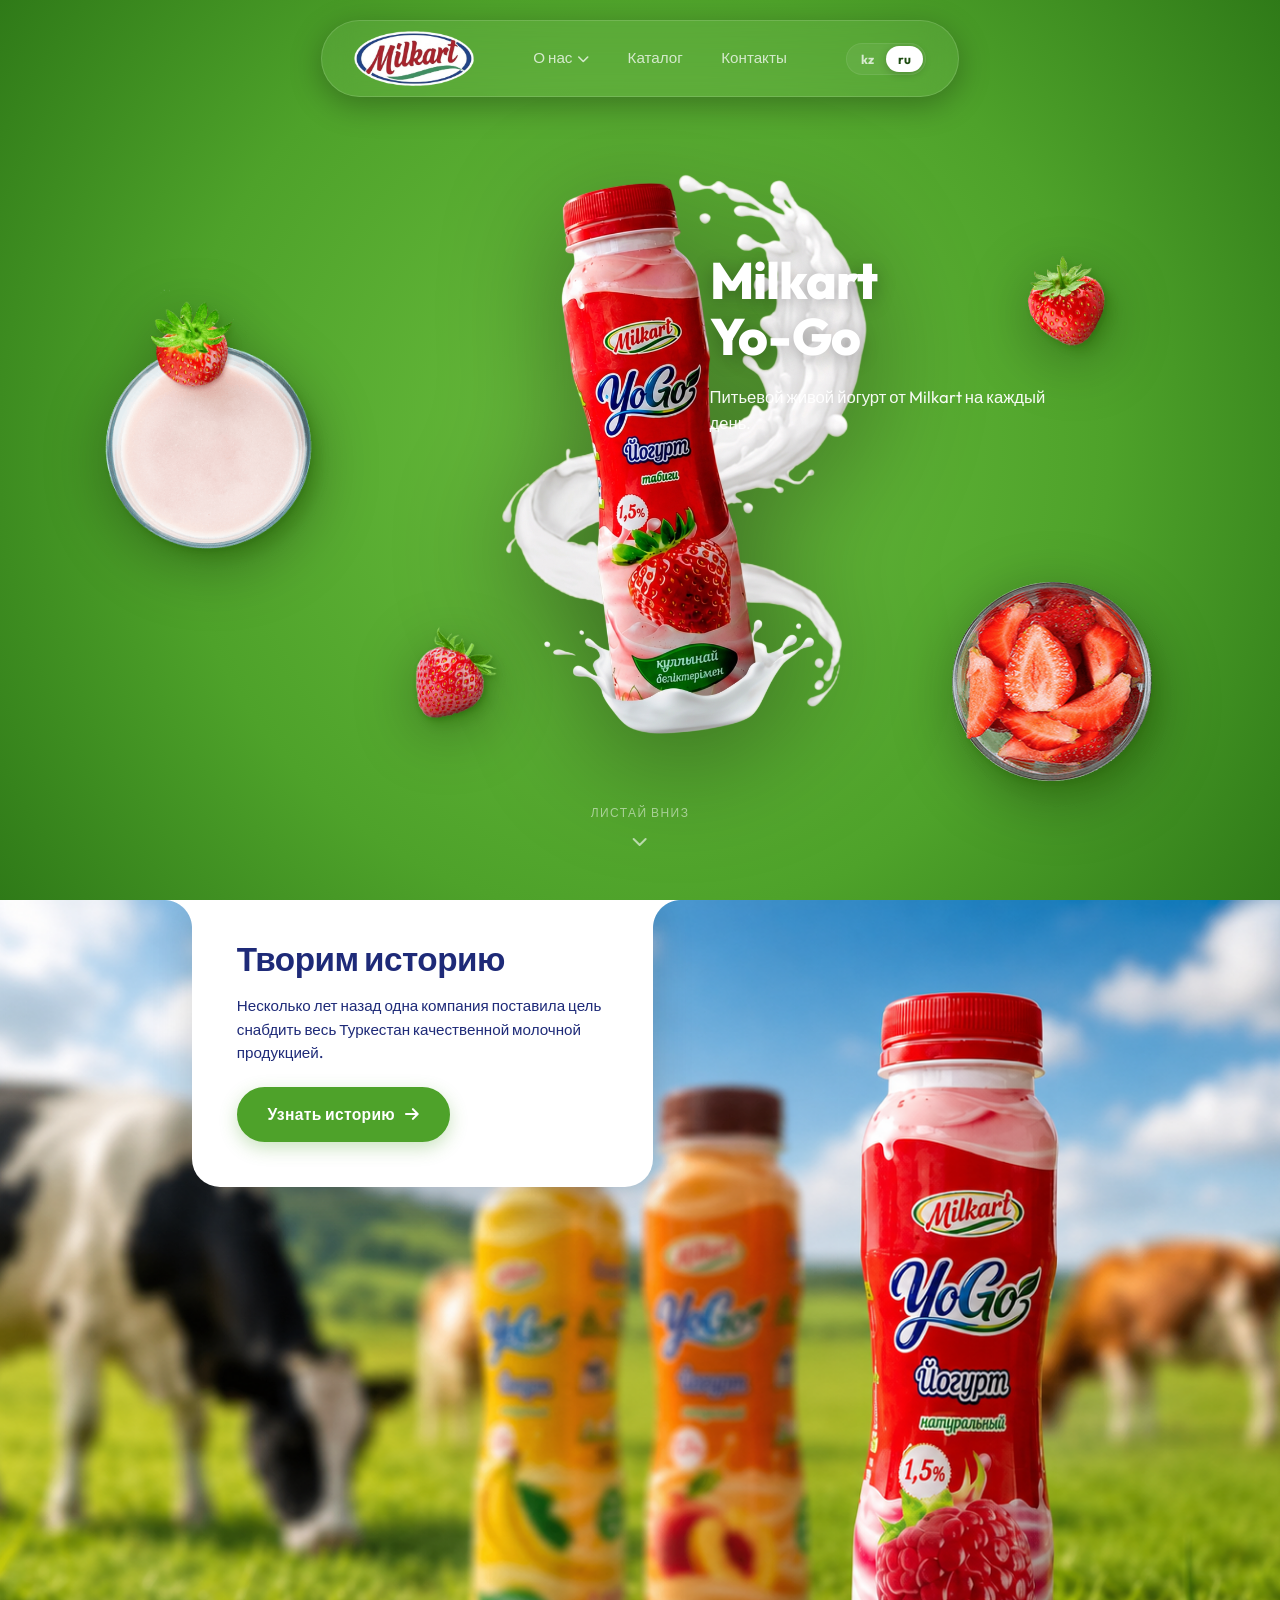
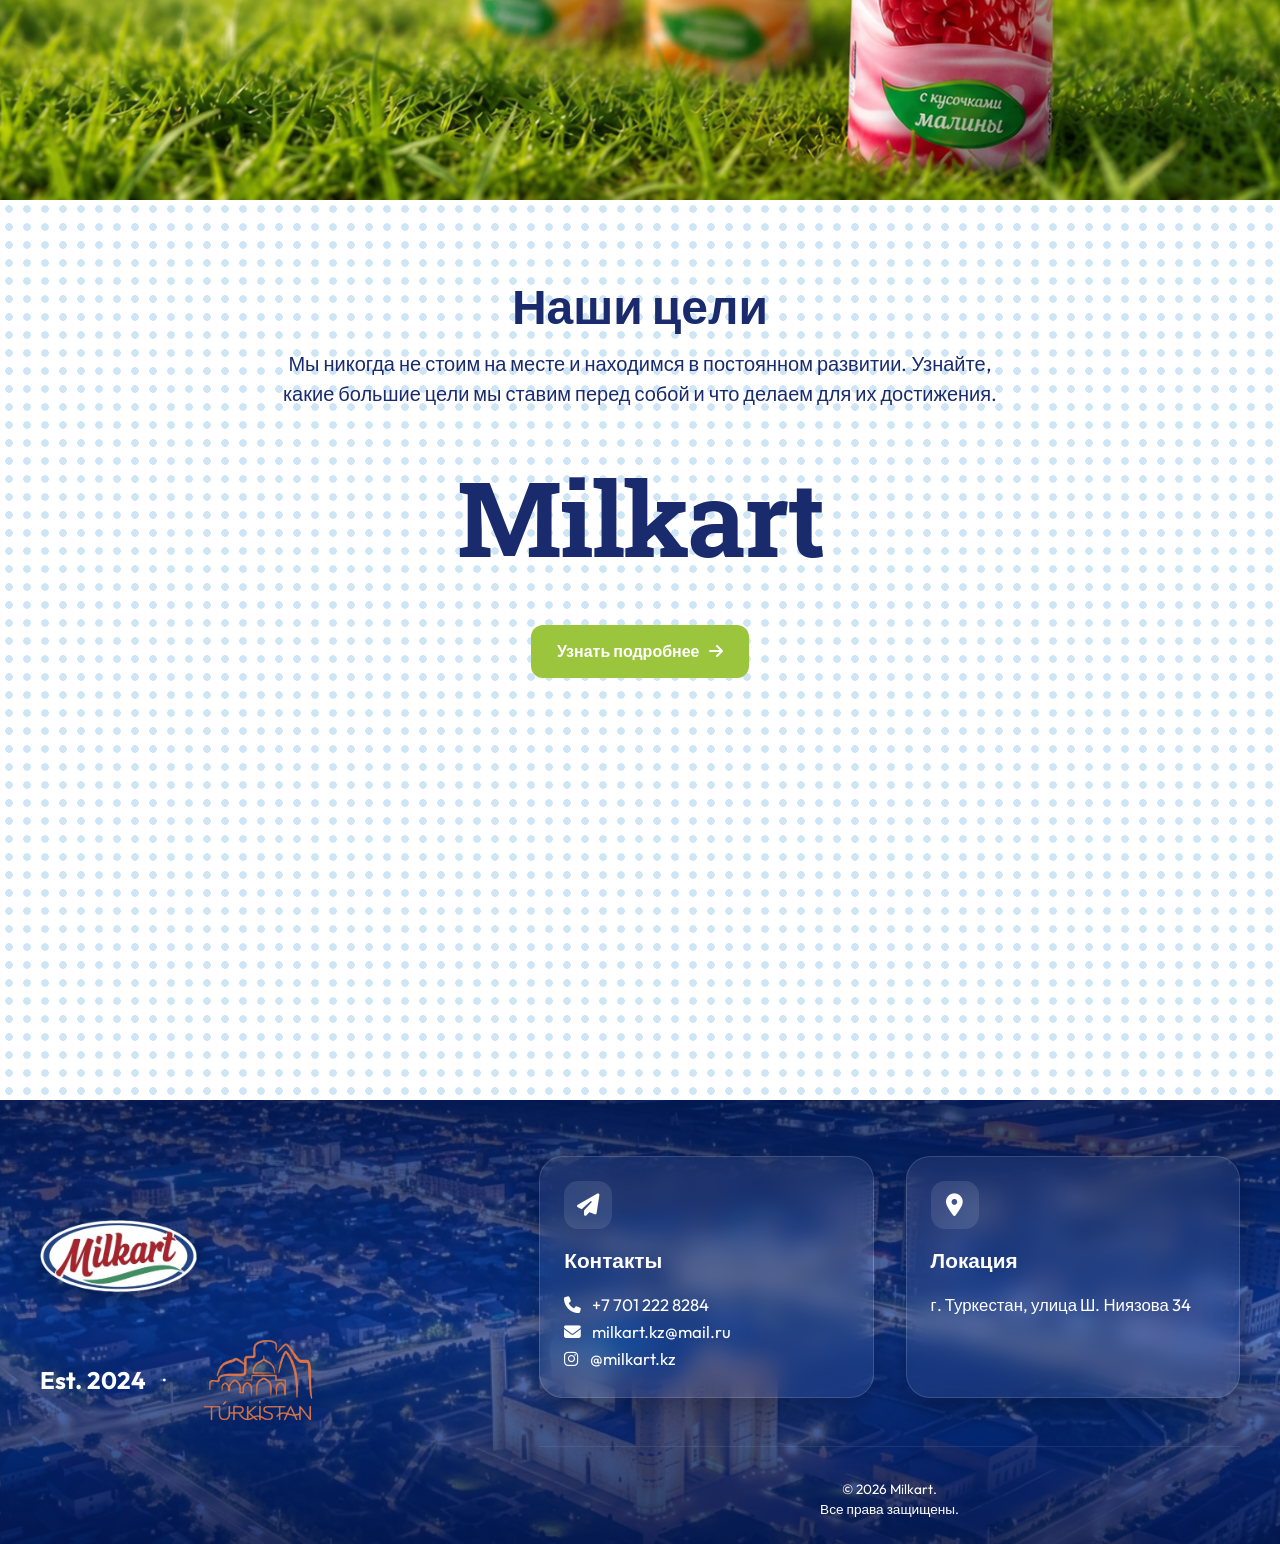
<file: index.html>
<!DOCTYPE html>
<html lang="ru">
<head>
  <meta charset="UTF-8">
  <meta name="viewport" content="width=device-width, initial-scale=1.0">
  <title>Milkart — Молочные изделия из Туркестана</title>
  <meta name="description" content="Компания Milkart основана в 2024 году в городе Туркестан. Первая в своем роде высокотехнологичная компания по производству молока и молочных изделий.">
  <link rel="stylesheet" href="index.css?v=8">

  <!-- Prevent scroll restoration & jumps on F5 — must run BEFORE body parses -->
  <script>
    if ('scrollRestoration' in history) {
      history.scrollRestoration = 'manual';
    }
    // Forcibly anchor to top before any other JS or layout pass
    window.addEventListener('beforeunload', () => window.scrollTo(0, 0));
  </script>

  <!-- SEO Open Graph -->
  <meta property="og:title" content="Milkart — Молочные изделия из Туркестана">
  <meta property="og:description" content="Высокотехнологичное производство молочных изделий в Туркестане. Наша цель — снабдить весь мир качественным молоком.">
  <meta property="og:image" content="fm_logo.png">
  <meta property="og:type" content="website">
  
  <!-- FontAwesome Icons for Contacts -->
  <link rel="stylesheet" href="https://cdnjs.cloudflare.com/ajax/libs/font-awesome/6.4.0/css/all.min.css">

  <!-- Handwritten Cyrillic font for the goal phrase (used on KZ) -->
  <link rel="preconnect" href="https://fonts.googleapis.com">
  <link rel="preconnect" href="https://fonts.gstatic.com" crossorigin>
  <link href="https://fonts.googleapis.com/css2?family=Bad+Script&display=swap" rel="stylesheet">
</head>
<body data-lang="ru">



  <!-- ---------------------------------------------------- -->
  <!-- HEADER & MINIBAR NAVIGATION                          -->
  <!-- ---------------------------------------------------- -->
  <header>
    <div class="minibar" id="main-minibar">
      <!-- Brand Logo / Name -->
      <a href="#hero" class="minibar-brand" id="brand-link">
        <div class="minibar-logo-placeholder" id="minibar-logo-placeholder">
          <img src="fm_logo.png" alt="Milkart Logo" style="width: 100%; height: 100%; object-fit: contain;">
        </div>
      </a>

      <!-- Navigation Menu -->
      <nav>
        <ul class="nav-menu" id="nav-menu">
          <li class="nav-item">
            <span class="nav-link" id="nav-about">
              О нас <i class="fa-solid fa-chevron-down chevron"></i>
            </span>
            <div class="dropdown-menu">
              <a href="goal.html" class="dropdown-item" id="dropdown-goal">Наша цель</a>
              <a href="history.html" class="dropdown-item" id="dropdown-history">Наша история</a>
            </div>
          </li>
          <li class="nav-item">
            <a href="catalog.html" class="nav-link" id="nav-catalog">Каталог</a>
          </li>
          <li class="nav-item">
            <a href="#footer" class="nav-link scroll-trigger" id="nav-contacts">Контакты</a>
          </li>
        </ul>
      </nav>

      <!-- Language Switcher: sliding pill -->
      <div class="lang-switcher" id="lang-switcher" data-lang="ru" role="button" aria-label="Toggle language">
        <span class="lang-btn" id="btn-kz">kz</span>
        <span class="lang-btn active" id="btn-ru">ru</span>
        <div class="lang-slider"></div>
      </div>

      <!-- Hamburger button for mobile devices -->
      <button class="hamburger" id="hamburger-menu" aria-label="Open navigation menu">
        <span></span>
        <span></span>
        <span></span>
      </button>
    </div>
  </header>

  <!-- ---------------------------------------------------- -->
  <!-- HERO SECTION — PRODUCT SHOWCASE                      -->
  <!-- ---------------------------------------------------- -->
  <section class="hero product-hero" id="hero">
    <!-- Decorative scattered elements -->
    <img src="zhivoi-glassLeft.png" alt="" class="deco deco-glass-left" aria-hidden="true">
    <img src="zhivoi-straws-right.png" alt="" class="deco deco-straws-tr" aria-hidden="true">
    <img src="zhivoi-straws-left.png" alt="" class="deco deco-straws-bl" aria-hidden="true">
    <img src="zhivoi-glass-right.png" alt="" class="deco deco-glass-right" aria-hidden="true">

    <div class="product-hero-inner">
      <div class="product-image-wrap">
        <img src="product.png" alt="Milkart product" class="product-image" id="product-image">
      </div>
      <div class="product-info">
        <h1 class="product-title" id="product-title">Milkart<br>Yo-Go</h1>
        <p class="product-desc" id="product-desc">Питьевой живой йогурт от Milkart на каждый день.</p>
      </div>
    </div>

    <!-- Scroll Down Indicator -->
    <div class="scroll-indicator" id="scroll-indicator">
      <span class="scroll-indicator-text" id="scroll-indicator-text">Листай вниз</span>
      <div class="scroll-indicator-arrow">
        <svg width="24" height="24" viewBox="0 0 24 24" fill="none" stroke="currentColor" stroke-width="2" stroke-linecap="round" stroke-linejoin="round">
          <polyline points="6 9 12 15 18 9"></polyline>
        </svg>
      </div>
    </div>

  </section>

  <!-- ---------------------------------------------------- -->
  <!-- PROMO BLOCK 1: HISTORY                               -->
  <!-- ---------------------------------------------------- -->
  <section class="history-block" id="promo-history">
    <!-- White card sticking out from bottom-left -->
    <div class="hero-card">
      <h2 class="hero-card-title" id="hero-card-title">Творим историю</h2>
      <p class="hero-card-desc" id="hero-card-desc">Несколько лет назад одна компания поставила цель снабдить весь Туркестан качественной молочной продукцией.</p>
      <a href="history.html" class="hero-card-btn" id="hero-card-btn">Узнать историю <i class="fa-solid fa-arrow-right"></i></a>
    </div>
  </section>

  <!-- ---------------------------------------------------- -->
  <!-- GOALS BLOCK                                           -->
  <!-- ---------------------------------------------------- -->
  <section class="goals-section">
    <div class="goals-container">
      <h2 class="goals-title">Наши цели</h2>
      <p class="goals-subtitle">Мы никогда не стоим на месте и находимся в постоянном развитии. Узнайте, какие большие цели мы ставим перед собой и что делаем для их достижения.</p>
      <div class="goals-brand" aria-hidden="true">
        <span class="goals-brand-text">Milkart</span>
      </div>
      <a href="goal.html" class="goals-btn">Узнать подробнее <i class="fa-solid fa-arrow-right"></i></a>
    </div>
  </section>

  <!-- ---------------------------------------------------- -->
  <!-- FOOTER & CONTACTS SECTION                            -->
  <!-- ---------------------------------------------------- -->
  <section class="footer-section" id="footer">
    <div class="promo-bg">
      <img src="footer_bg.png" alt="Turkestan city at twilight" loading="lazy">
    </div>
    <div class="footer-overlay"></div>
    
    <div class="footer-content">
      
      <!-- Brand column -->
      <div class="footer-brand-column">
        <div class="footer-logo">
          <img src="fm_logo.png" alt="Milkart Logo">
        </div>
        <div class="footer-meta">
          <span style="font-size: 1.5rem; font-weight: 700;">Est. 2024</span>
          <span>•</span>
          <img src="turkistan_logo.png" alt="Туркестан" class="turkistan-logo" style="height: 150px; width: auto; vertical-align: middle;">
          <span id="meta-location" style="display: none;">Туркестан, Казахстан</span>
        </div>
      </div>

      <!-- Information grid -->
      <div class="footer-info-grid">
        <!-- Contact Info Grid -->
        <div class="contact-card">
          <div class="contact-icon">
            <i class="fa-solid fa-paper-plane"></i>
          </div>
          <h3 id="card-contacts-title">Контакты</h3>
          <p>
            <a href="tel:+77012228284"><i class="fa-solid fa-phone" style="margin-right: 0.5rem;"></i> +7 701 222 8284</a><br>
            <a href="mailto:milkart.kz@mail.ru"><i class="fa-solid fa-envelope" style="margin-right: 0.5rem;"></i> milkart.kz@mail.ru</a><br>
            <a href="https://instagram.com/milkart.kz" target="_blank" rel="noopener"><i class="fa-brands fa-instagram" style="margin-right: 0.5rem;"></i> @milkart.kz</a>
          </p>
        </div>

        <!-- Location -->
        <div class="contact-card">
          <div class="contact-icon">
            <i class="fa-solid fa-location-dot"></i>
          </div>
          <h3 id="card-location-title">Локация</h3>
          <p id="card-location-desc">г. Туркестан, улица Ш. Ниязова 34</p>
        </div>

        <!-- Copyright bar -->
        <div class="copyright-bar">
          <p>&copy; <span id="copyright-year">2026</span> Milkart.<br> <span id="copyright-text">Все права защищены.</span></p>
        </div>
      </div>

    </div>
  </section>

  <!-- ---------------------------------------------------- -->
  <!-- JAVASCRIPT LOGIC                                     -->
  <!-- ---------------------------------------------------- -->
  <script>
    // Ensure we start at top on parse (in addition to head-script guard)
    window.scrollTo(0, 0);

    // ----------------------------------------------------
    // LANGUAGE SWITCHER — redirects to KZ version
    // ----------------------------------------------------
    const langSwitcher = document.getElementById('lang-switcher');
    langSwitcher.addEventListener('click', () => {
      window.location.href = 'index-kz.html';
    });

    // ----------------------------------------------------
    // MOBILE MENU & RESPONSIVE BEHAVIOR
    // ----------------------------------------------------
    const hamburger = document.getElementById('hamburger-menu');
    const navMenu = document.getElementById('nav-menu');
    const navAbout = document.getElementById('nav-about');
    const navItemAbout = navAbout.closest('.nav-item');

    hamburger.addEventListener('click', () => {
      hamburger.classList.toggle('open');
      navMenu.classList.toggle('open');
    });

    // Close menu when clicking nav links (except About which opens dropdown)
    const navLinks = document.querySelectorAll('.nav-menu .scroll-trigger');
    navLinks.forEach(link => {
      link.addEventListener('click', () => {
        hamburger.classList.remove('open');
        navMenu.classList.remove('open');
      });
    });

    // Toggle about dropdown on mobile tap
    navAbout.addEventListener('click', (e) => {
      if (window.innerWidth <= 768) {
        e.preventDefault();
        navItemAbout.classList.toggle('open');
      }
    });

    // Handle scroll trigger click for smooth scroll-snapping integration
    const scrollTriggers = document.querySelectorAll('.scroll-trigger');
    scrollTriggers.forEach(trigger => {
      trigger.addEventListener('click', function(e) {
        const targetId = this.getAttribute('href');
        
        // Prevent default only if we stay on same page
        if (targetId.startsWith('#')) {
          e.preventDefault();
          const targetSection = document.querySelector(targetId);
          if (targetSection) {
            targetSection.scrollIntoView({ behavior: 'smooth' });
          }

          // Special highlight for card tags if clicked from dropdown
          const targetTab = this.getAttribute('data-target-tab');
          if (targetTab) {
            const cardElement = document.getElementById(`card-${targetTab}`);
            if (cardElement) {
              // Highlight cards temporarily
              cardElement.style.borderColor = 'var(--text-accent)';
              cardElement.style.boxShadow = '0 15px 40px rgba(96, 165, 250, 0.2)';
              setTimeout(() => {
                cardElement.style.borderColor = '';
                cardElement.style.boxShadow = '';
              }, 2000);
            }
          }
        }
      });
    });

    // Set Copyright Year
    document.getElementById('copyright-year').textContent = new Date().getFullYear();

    // ----------------------------------------------------
    // SCROLL INDICATOR — hide on scroll, click to scroll
    // ----------------------------------------------------
    const scrollIndicator = document.getElementById('scroll-indicator');
    
    scrollIndicator.addEventListener('click', () => {
      const target = document.getElementById('promo-history');
      if (target) {
        target.scrollIntoView({ behavior: 'smooth', block: 'start' });
      }
    });

    // Hide scroll indicator when past hero
    window.addEventListener('scroll', () => {
      const heroSection = document.getElementById('hero');
      const rect = heroSection.getBoundingClientRect();
      if (rect.bottom < 0) {
        scrollIndicator.style.opacity = '0';
        scrollIndicator.style.pointerEvents = 'none';
      } else {
        scrollIndicator.style.opacity = '';
        scrollIndicator.style.pointerEvents = '';
      }
    });

    document.addEventListener('DOMContentLoaded', () => {
      window.scrollTo(0, 0);
    });

    window.addEventListener('load', () => {
      window.scrollTo(0, 0);
    });
  </script>
</body>
</html>
</file>
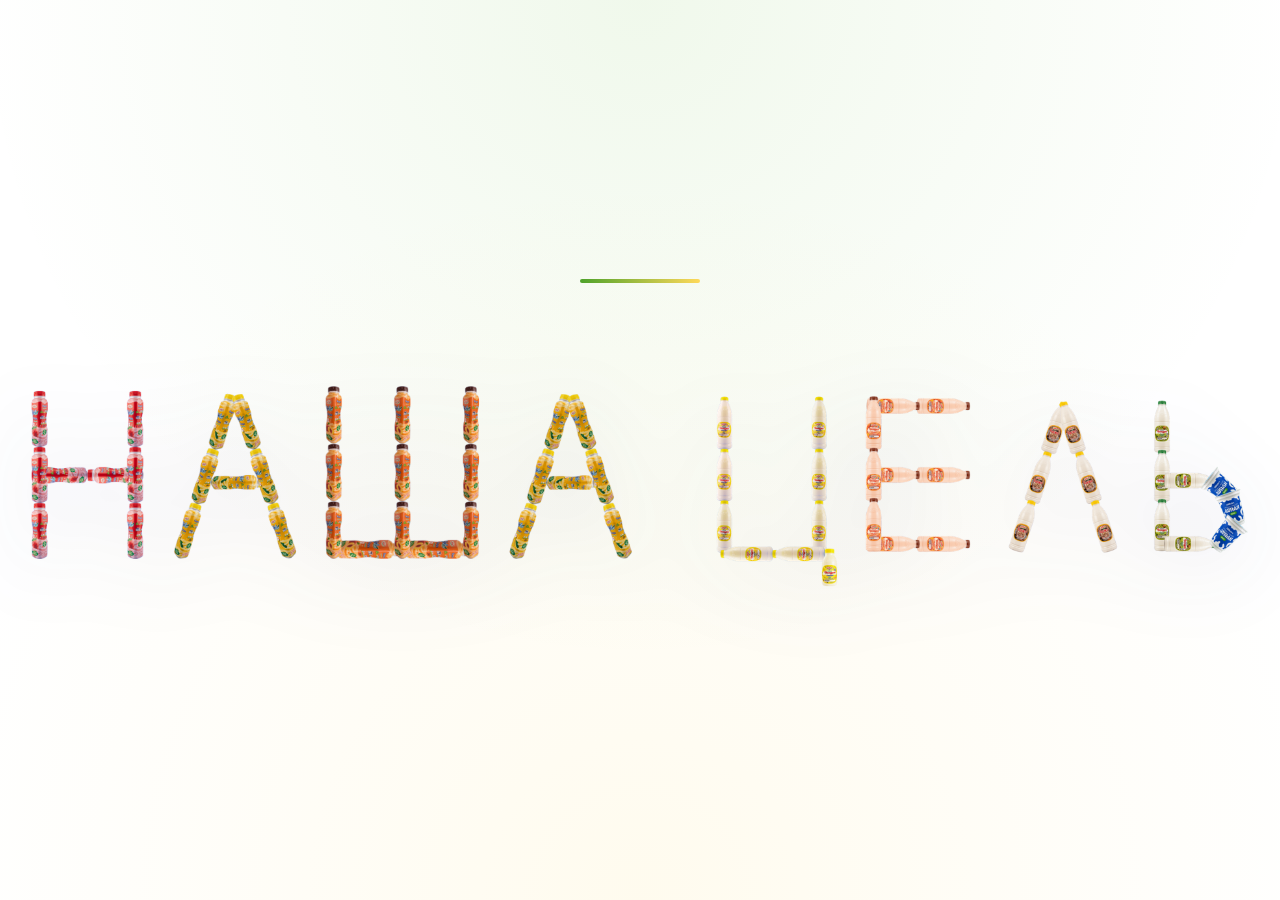
<file: _ru_shot.html>
<!DOCTYPE html><html lang="ru"><head><meta charset="UTF-8">
<link rel="stylesheet" href="index.css?v=4">
<link href="https://fonts.googleapis.com/css2?family=Bad+Script&display=swap" rel="stylesheet">
<style>body{margin:0}</style></head><body>
<section class="goal-promo" id="promo-goal"><div class="goal-promo-inner">
<span class="goal-divider"></span>
<div class="goal-image-wrap"><img src="our-goal.png" alt="" class="goal-image"></div>
</div></section></body></html>
</file>
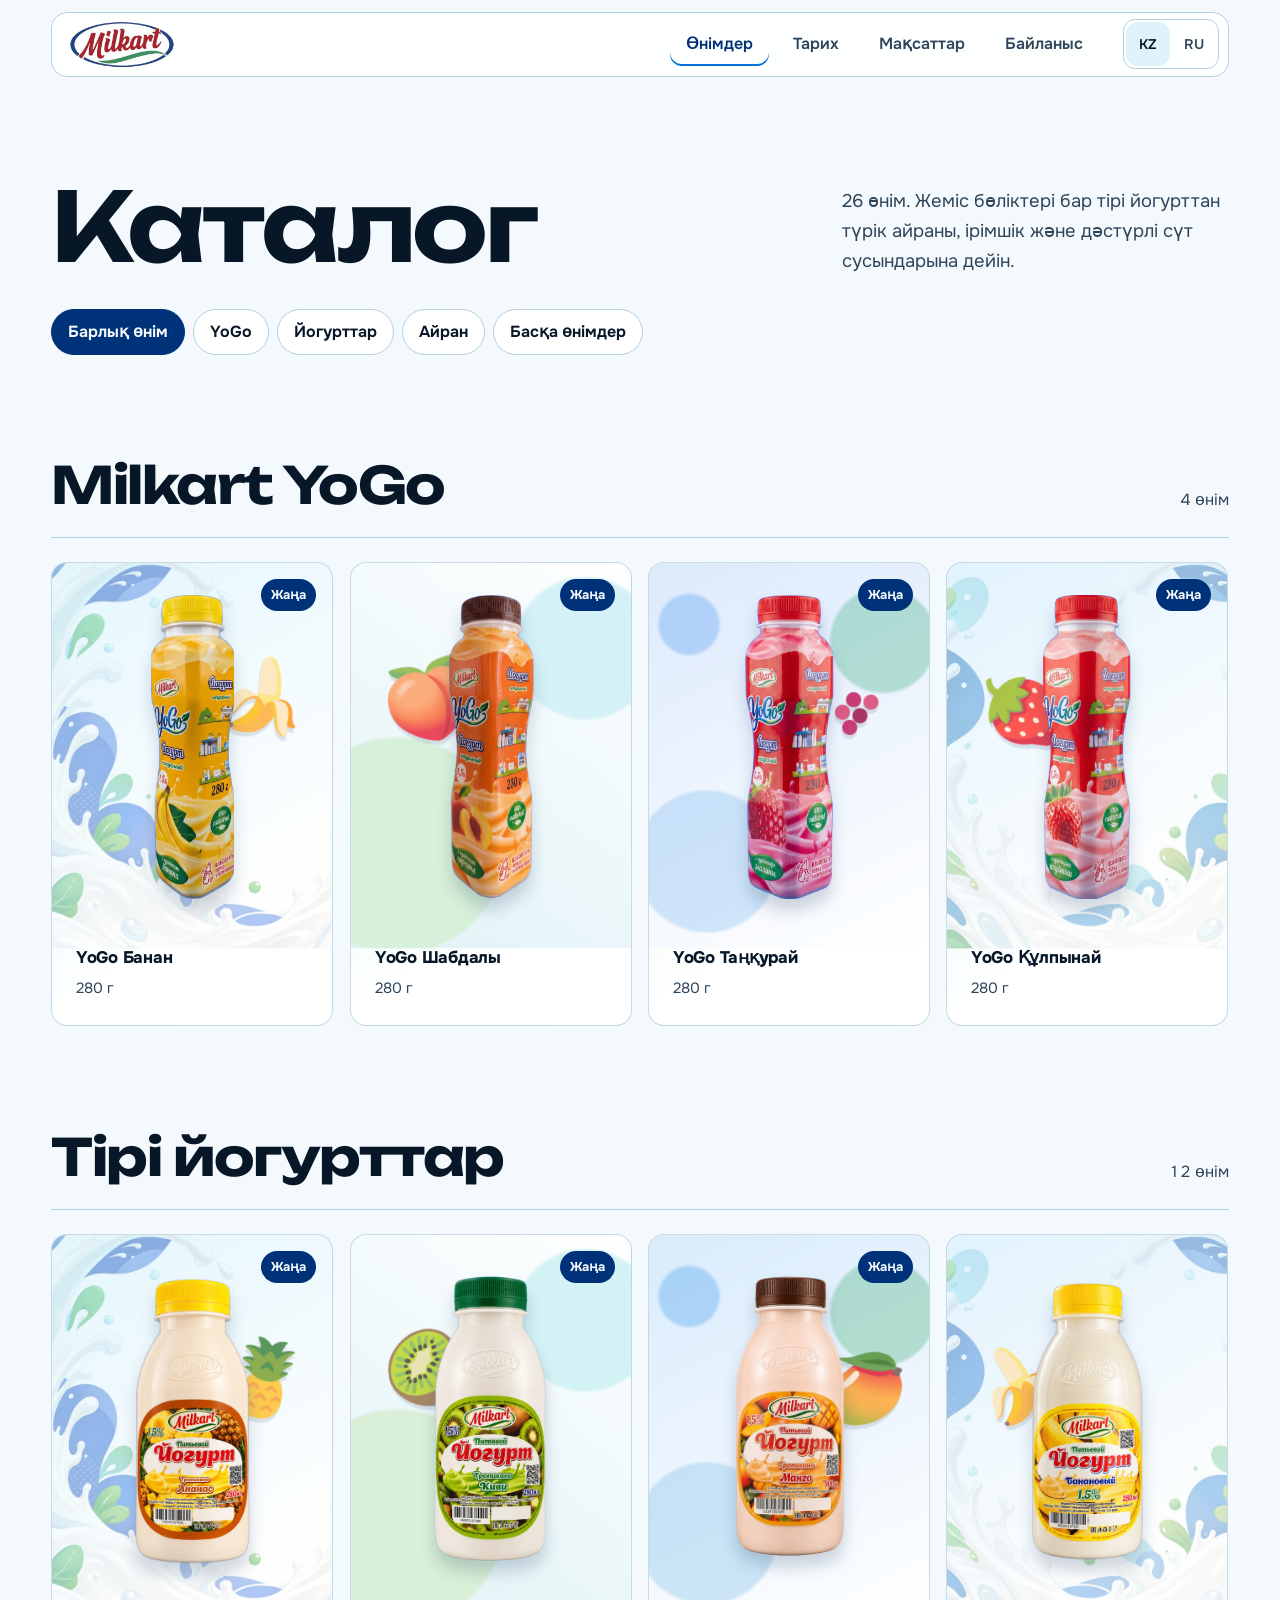
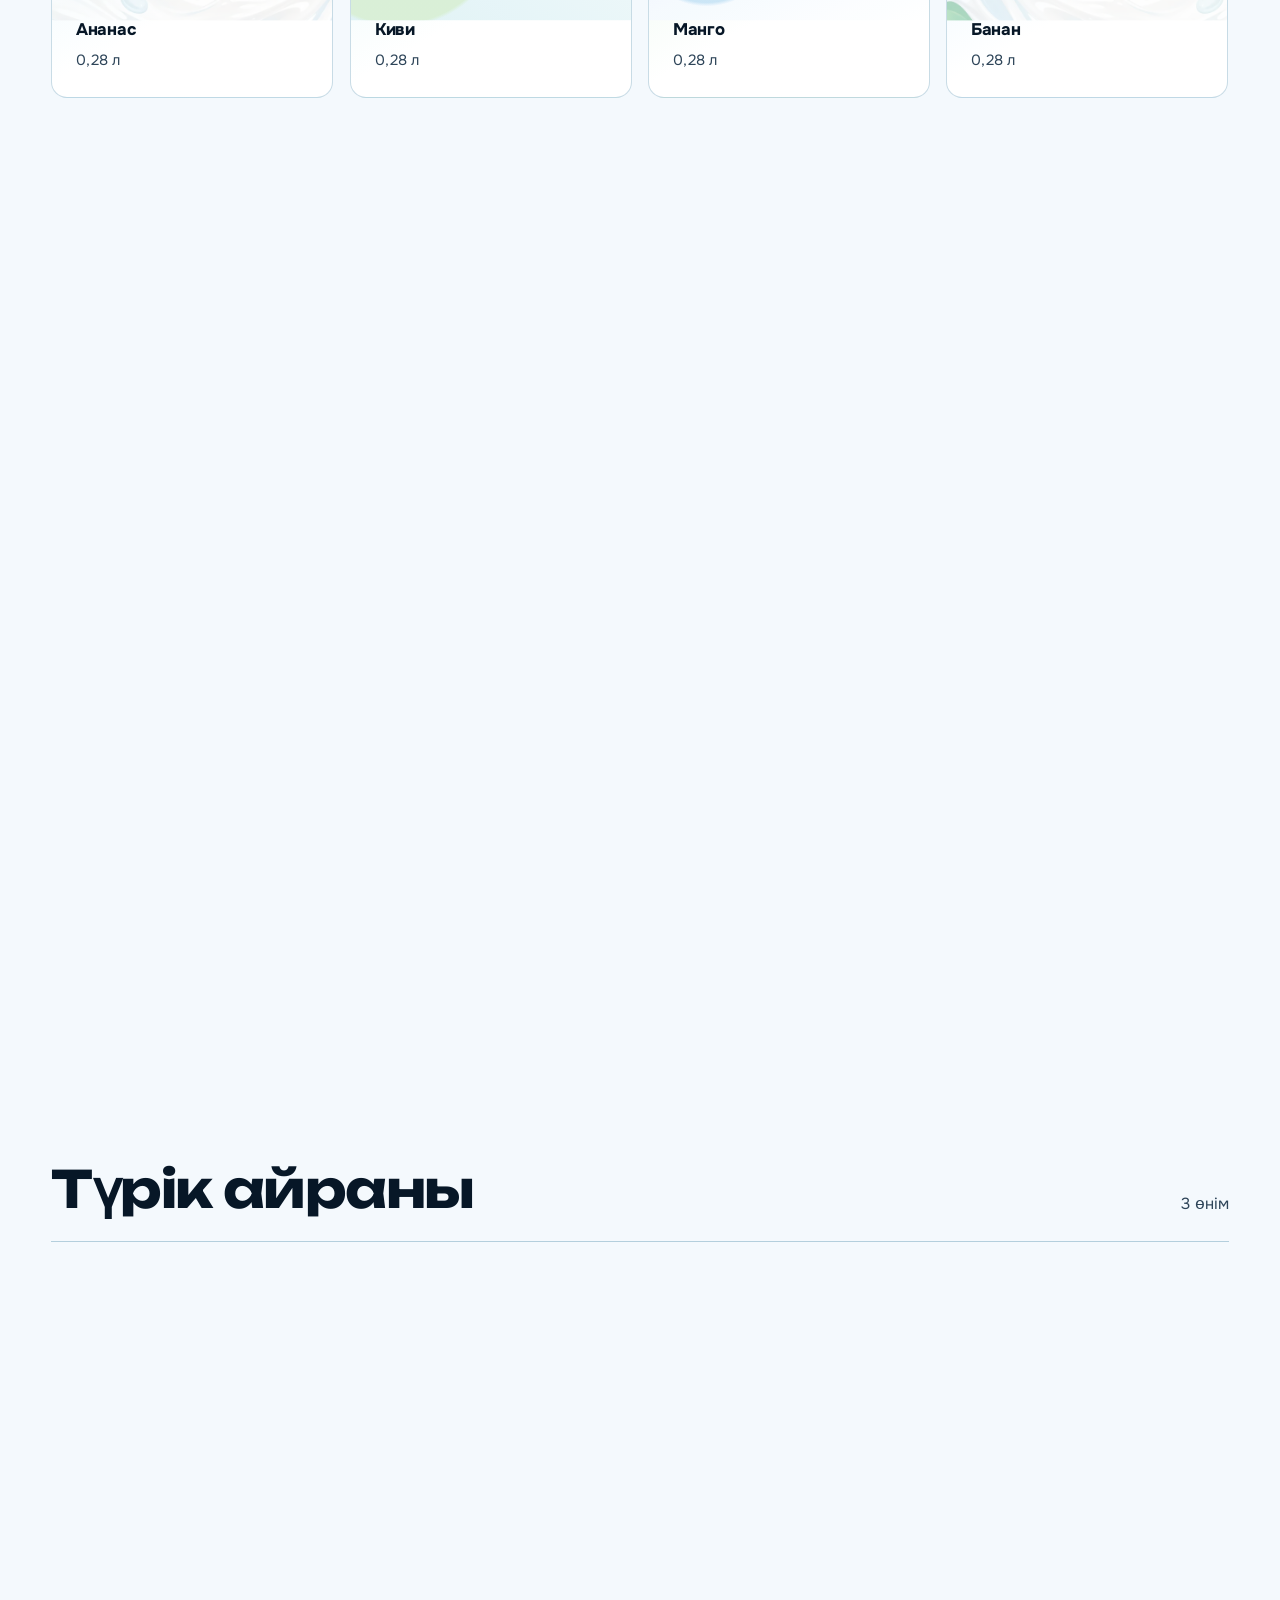
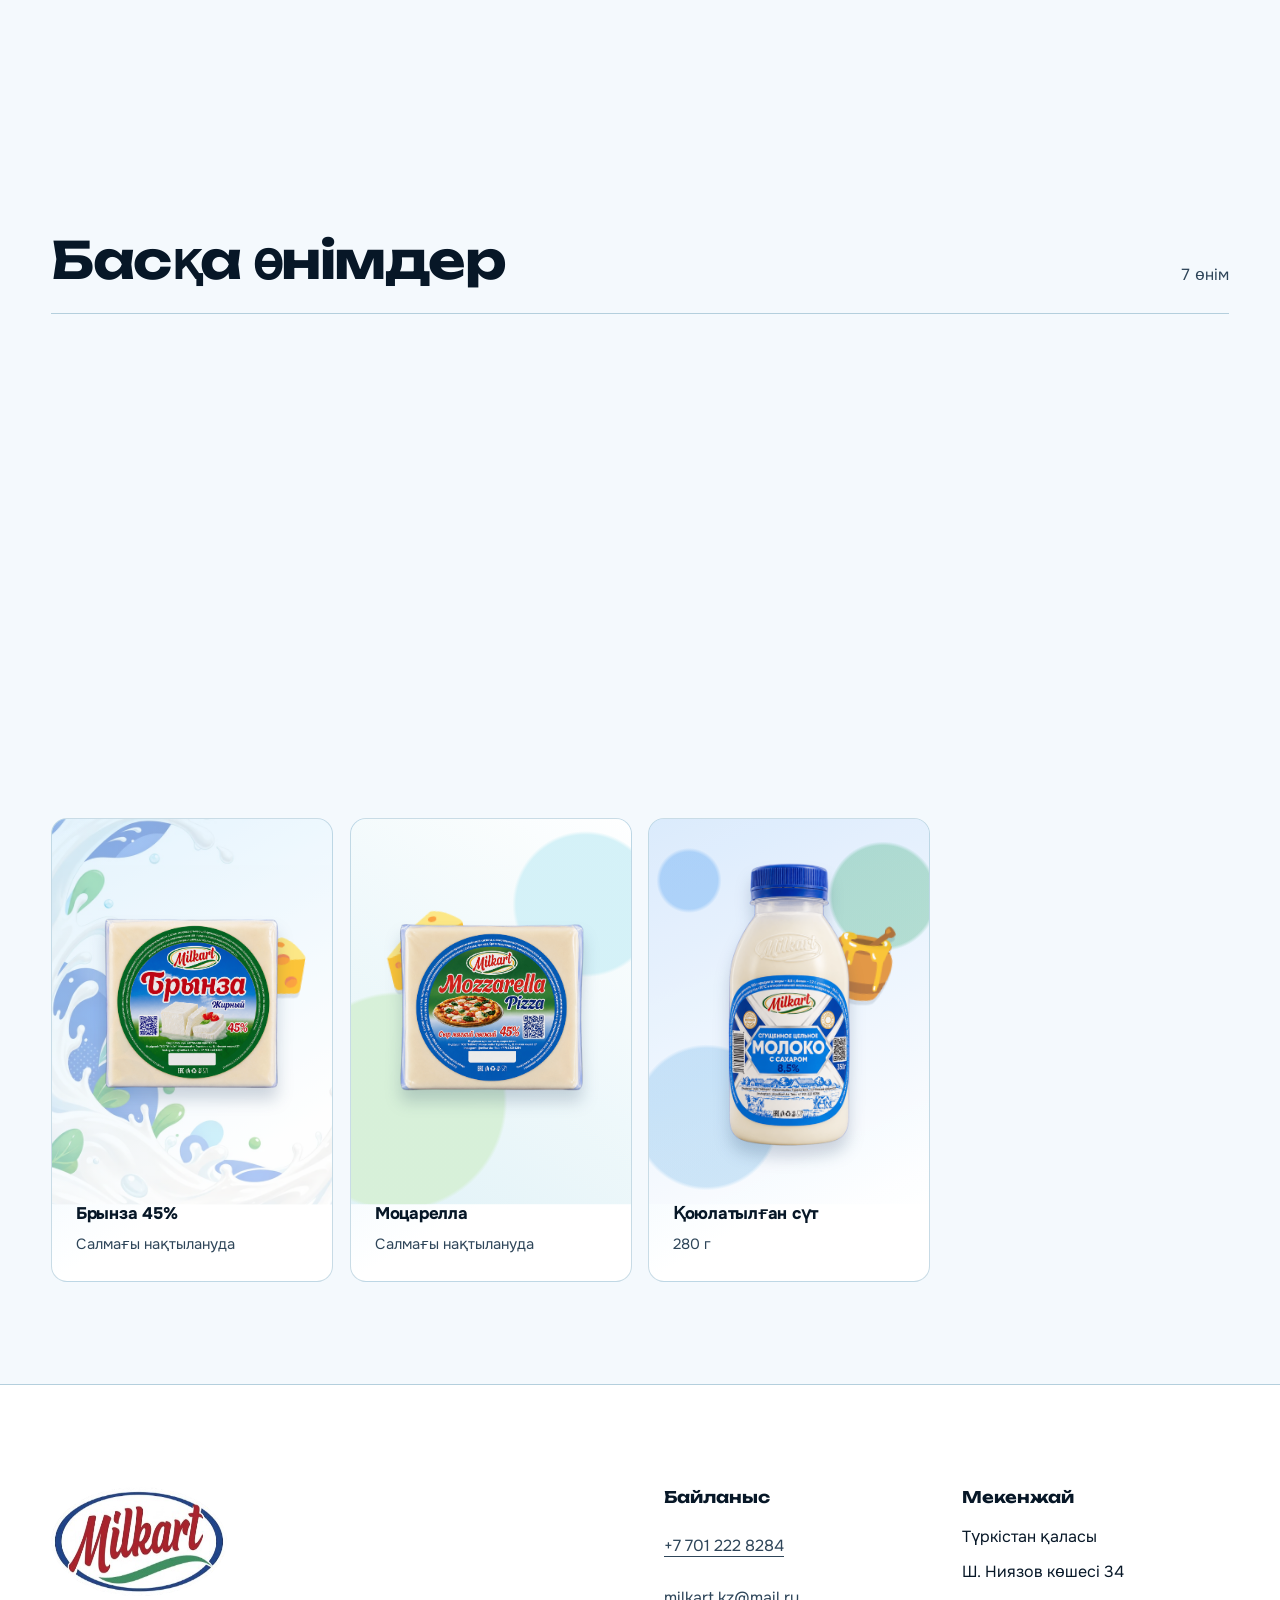
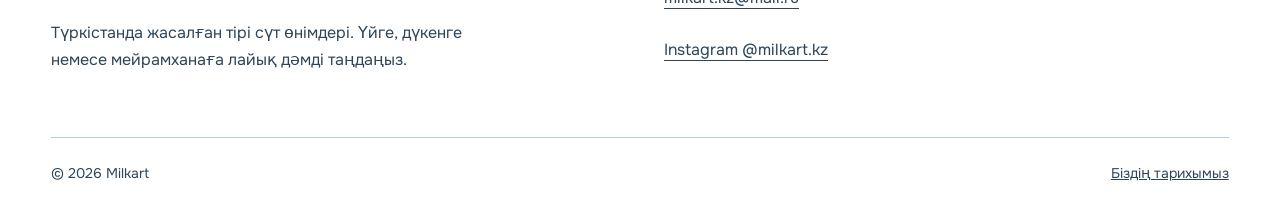
<file: catalog-kz.html>
<!doctype html>
<html lang="kk">
<head>
  <meta charset="utf-8">
  <meta name="viewport" content="width=device-width, initial-scale=1, viewport-fit=cover">
  <title>Өнімдер каталогы | Milkart</title>
  <meta name="description" content="Milkart каталогы: YoGo, тірі йогурттар, түрік айраны, ірімшіктер және Түркістанда жасалған сүт өнімдері.">
  <link rel="canonical" href="https://milkart.kz/catalog-kz.html">
  <link rel="alternate" hreflang="ru" href="https://milkart.kz/catalog.html">
  <link rel="alternate" hreflang="kk" href="https://milkart.kz/catalog-kz.html">
  <meta property="og:type" content="website"><meta property="og:site_name" content="Milkart"><meta property="og:locale" content="kk_KZ">
  <meta property="og:title" content="Өнімдер каталогы | Milkart"><meta property="og:description" content="YoGo-дан түрік айраны мен моцареллаға дейінгі 26 Milkart өнімі.">
  <meta property="og:url" content="https://milkart.kz/catalog-kz.html"><meta property="og:image" content="https://milkart.kz/product.png">
  <meta name="theme-color" content="#075b3a"><link rel="icon" href="fm_logo.png" type="image/png"><link rel="stylesheet" href="sections.css?v=20260711">
</head>
<body>
  <a class="skip-link" href="#main">Негізгі мазмұнға өту</a>
  <header class="site-header"><div class="nav-shell">
    <a class="brand" href="index-kz.html" aria-label="Milkart, басты бет"><img src="fm_logo.png" width="260" height="109" alt="Milkart"></a>
    <nav class="site-nav" data-site-nav aria-label="Негізгі навигация"><ul class="nav-list">
      <li><a class="nav-link" href="catalog-kz.html" aria-current="page">Өнімдер</a></li><li><a class="nav-link" href="history-kz.html">Тарих</a></li><li><a class="nav-link" href="goal-kz.html">Мақсаттар</a></li><li><a class="nav-link" href="#contacts">Байланыс</a></li><li class="mobile-language"><a class="nav-link" href="catalog.html" lang="ru">Русский</a></li>
    </ul></nav>
    <div class="language" aria-label="Тілді таңдау"><a class="lang-link" href="catalog-kz.html" lang="kk" aria-current="page">KZ</a><a class="lang-link" href="catalog.html" lang="ru">RU</a></div>
    <button class="menu-toggle" type="button" data-menu-toggle aria-expanded="false" aria-label="Мәзірді ашу"><span></span><span></span><span></span></button>
  </div></header>

  <main id="main" class="catalog-page">
    <section class="catalog-intro"><div class="container">
      <div class="catalog-intro-grid"><h1 class="display catalog-title">Каталог</h1><p class="catalog-summary">26 өнім. Жеміс бөліктері бар тірі йогурттан түрік айраны, ірімшік және дәстүрлі сүт сусындарына дейін.</p></div>
      <div class="catalog-nav" aria-label="Санат бойынша сүзгі">
        <button class="filter-button" type="button" data-filter="all" aria-pressed="true">Барлық өнім</button><button class="filter-button" type="button" data-filter="yogo" aria-pressed="false">YoGo</button><button class="filter-button" type="button" data-filter="yogurt" aria-pressed="false">Йогурттар</button><button class="filter-button" type="button" data-filter="ayran" aria-pressed="false">Айран</button><button class="filter-button" type="button" data-filter="other" aria-pressed="false">Басқа өнімдер</button>
      </div>
    </div></section>

    <section class="catalog-section" id="yogo" data-category="yogo"><div class="container">
      <div class="catalog-section-head"><h2>Milkart YoGo</h2><span class="catalog-count">4 өнім</span></div><div class="catalog-grid">
        <article class="product-card reveal"><span class="new-badge">Жаңа</span><div class="product-card-media"><img src="product/yogo-banana.png" alt="YoGo банан" loading="lazy"></div><div class="product-card-meta"><h3>YoGo Банан</h3><p>280 г</p></div></article>
        <article class="product-card reveal"><span class="new-badge">Жаңа</span><div class="product-card-media"><img src="product/yogo-peach.png" alt="YoGo шабдалы" loading="lazy"></div><div class="product-card-meta"><h3>YoGo Шабдалы</h3><p>280 г</p></div></article>
        <article class="product-card reveal"><span class="new-badge">Жаңа</span><div class="product-card-media"><img src="product/yogo-raspberry.png" alt="YoGo таңқурай" loading="lazy"></div><div class="product-card-meta"><h3>YoGo Таңқурай</h3><p>280 г</p></div></article>
        <article class="product-card reveal"><span class="new-badge">Жаңа</span><div class="product-card-media"><img src="product/yogo-strawberry.png" alt="YoGo құлпынай" loading="lazy"></div><div class="product-card-meta"><h3>YoGo Құлпынай</h3><p>280 г</p></div></article>
      </div>
    </div></section>

    <section class="catalog-section" id="yogurt" data-category="yogurt"><div class="container">
      <div class="catalog-section-head"><h2>Тірі йогурттар</h2><span class="catalog-count">12 өнім</span></div><div class="catalog-grid">
        <article class="product-card reveal"><span class="new-badge">Жаңа</span><div class="product-card-media"><img src="product/yog-0,28-ananas.png" alt="Ананас йогурты 0,28 литр" loading="lazy"></div><div class="product-card-meta"><h3>Ананас</h3><p>0,28 л</p></div></article>
        <article class="product-card reveal"><span class="new-badge">Жаңа</span><div class="product-card-media"><img src="product/yog-0,28-kiwi.png" alt="Киви йогурты 0,28 литр" loading="lazy"></div><div class="product-card-meta"><h3>Киви</h3><p>0,28 л</p></div></article>
        <article class="product-card reveal"><span class="new-badge">Жаңа</span><div class="product-card-media"><img src="product/yog-0,28-mango.png" alt="Манго йогурты 0,28 литр" loading="lazy"></div><div class="product-card-meta"><h3>Манго</h3><p>0,28 л</p></div></article>
        <article class="product-card reveal"><div class="product-card-media"><img src="product/yog-0,28-banana.png" alt="Банан йогурты 0,28 литр" loading="lazy"></div><div class="product-card-meta"><h3>Банан</h3><p>0,28 л</p></div></article>
        <article class="product-card reveal"><div class="product-card-media"><img src="product/yog-0,28-peace.png" alt="Шабдалы йогурты 0,28 литр" loading="lazy"></div><div class="product-card-meta"><h3>Шабдалы</h3><p>0,28 л</p></div></article>
        <article class="product-card reveal"><div class="product-card-media"><img src="product/yog-0,28-strawberry.png" alt="Құлпынай йогурты 0,28 литр" loading="lazy"></div><div class="product-card-meta"><h3>Құлпынай</h3><p>0,28 л</p></div></article>
        <article class="product-card reveal"><span class="new-badge">Жаңа</span><div class="product-card-media"><img src="product/yog-1-ananas.png" alt="Ананас йогурты 1 литр" loading="lazy"></div><div class="product-card-meta"><h3>Ананас</h3><p>1 л</p></div></article>
        <article class="product-card reveal"><span class="new-badge">Жаңа</span><div class="product-card-media"><img src="product/yog-1-kiwi.png" alt="Киви йогурты 1 литр" loading="lazy"></div><div class="product-card-meta"><h3>Киви</h3><p>1 л</p></div></article>
        <article class="product-card reveal"><span class="new-badge">Жаңа</span><div class="product-card-media"><img src="product/yog-1-mango.png" alt="Манго йогурты 1 литр" loading="lazy"></div><div class="product-card-meta"><h3>Манго</h3><p>1 л</p></div></article>
        <article class="product-card reveal"><div class="product-card-media"><img src="product/yog-1-banana.png" alt="Банан йогурты 1 литр" loading="lazy"></div><div class="product-card-meta"><h3>Банан</h3><p>1 л</p></div></article>
        <article class="product-card reveal"><div class="product-card-media"><img src="product/yog-1-peace.png" alt="Шабдалы йогурты 1 литр" loading="lazy"></div><div class="product-card-meta"><h3>Шабдалы</h3><p>1 л</p></div></article>
        <article class="product-card reveal"><div class="product-card-media"><img src="product/yog-1-strawberry.png" alt="Құлпынай йогурты 1 литр" loading="lazy"></div><div class="product-card-meta"><h3>Құлпынай</h3><p>1 л</p></div></article>
      </div>
    </div></section>

    <section class="catalog-section" id="ayran" data-category="ayran"><div class="container">
      <div class="catalog-section-head"><h2>Түрік айраны</h2><span class="catalog-count">3 өнім</span></div><div class="catalog-grid">
        <article class="product-card reveal"><div class="product-card-media"><img src="product/tur-ayran-0,25.png" alt="Түрік айраны 0,25 литр" loading="lazy"></div><div class="product-card-meta"><h3>Түрік айраны</h3><p>0,25 л</p></div></article>
        <article class="product-card reveal"><div class="product-card-media"><img src="product/tur-ayran-0,45.png" alt="Түрік айраны 0,45 литр" loading="lazy"></div><div class="product-card-meta"><h3>Түрік айраны</h3><p>0,45 л</p></div></article>
        <article class="product-card reveal"><div class="product-card-media"><img src="product/tur-ayran-0,45-bazilik.png" alt="Насыбайгүл қосылған түрік айраны 0,45 литр" loading="lazy"></div><div class="product-card-meta"><h3>Насыбайгүл қосылған айран</h3><p>0,45 л</p></div></article>
      </div>
    </div></section>

    <section class="catalog-section" id="other" data-category="other"><div class="container">
      <div class="catalog-section-head"><h2>Басқа өнімдер</h2><span class="catalog-count">7 өнім</span></div><div class="catalog-grid">
        <article class="product-card reveal"><div class="product-card-media"><img src="product/kozhe.png" alt="Milkart көже" loading="lazy"></div><div class="product-card-meta"><h3>Көже</h3><p>930 мл</p></div></article>
        <article class="product-card reveal"><div class="product-card-media"><img src="product/qatyq-1-2%2C5%25.png" alt="Milkart қатық 2,5 пайыз" loading="lazy"></div><div class="product-card-meta"><h3>Қатық 2,5%</h3><p>1 л</p></div></article>
        <article class="product-card reveal"><div class="product-card-media"><img src="product/qaymaq-400.png" alt="Milkart қаймақ" loading="lazy"></div><div class="product-card-meta"><h3>Қаймақ</h3><p>400 г</p></div></article>
        <article class="product-card reveal"><div class="product-card-media"><img src="product/qurtoba.png" alt="Milkart құртоба" loading="lazy"></div><div class="product-card-meta"><h3>Құртоба</h3><p>930 мл</p></div></article>
        <article class="product-card reveal"><div class="product-card-media"><img src="product/brynza.png" alt="Milkart брынзасы" loading="lazy"></div><div class="product-card-meta"><h3>Брынза 45%</h3><p>Салмағы нақтылануда</p></div></article>
        <article class="product-card reveal"><div class="product-card-media"><img src="product/mozarella.png" alt="Milkart моцарелласы" loading="lazy"></div><div class="product-card-meta"><h3>Моцарелла</h3><p>Салмағы нақтылануда</p></div></article>
        <article class="product-card reveal"><div class="product-card-media"><img src="product/condensed-milk.png" alt="Milkart қоюлатылған сүті" loading="lazy"></div><div class="product-card-meta"><h3>Қоюлатылған сүт</h3><p>280 г</p></div></article>
      </div>
    </div></section>
  </main>

  <footer class="site-footer" id="contacts"><div class="container">
    <div class="footer-grid"><div class="footer-brand"><img src="fm_logo.png" width="260" height="109" alt="Milkart"><p>Түркістанда жасалған тірі сүт өнімдері. Үйге, дүкенге немесе мейрамханаға лайық дәмді таңдаңыз.</p></div><div class="footer-contacts">
      <div><h2>Байланыс</h2><ul class="footer-links"><li><a href="tel:+77012228284">+7 701 222 8284</a></li><li><a href="mailto:milkart.kz@mail.ru">milkart.kz@mail.ru</a></li><li><a href="https://instagram.com/milkart.kz" target="_blank" rel="noopener">Instagram @milkart.kz</a></li></ul></div>
      <div><h2>Мекенжай</h2><ul class="footer-links"><li>Түркістан қаласы</li><li>Ш. Ниязов көшесі 34</li></ul></div>
    </div></div><div class="footer-bottom"><span>© <span data-year>2026</span> Milkart</span><a href="history-kz.html">Біздің тарихымыз</a></div>
  </div></footer>
  <script src="sections.js?v=20260711" defer></script>
</body>
</html>
</file>
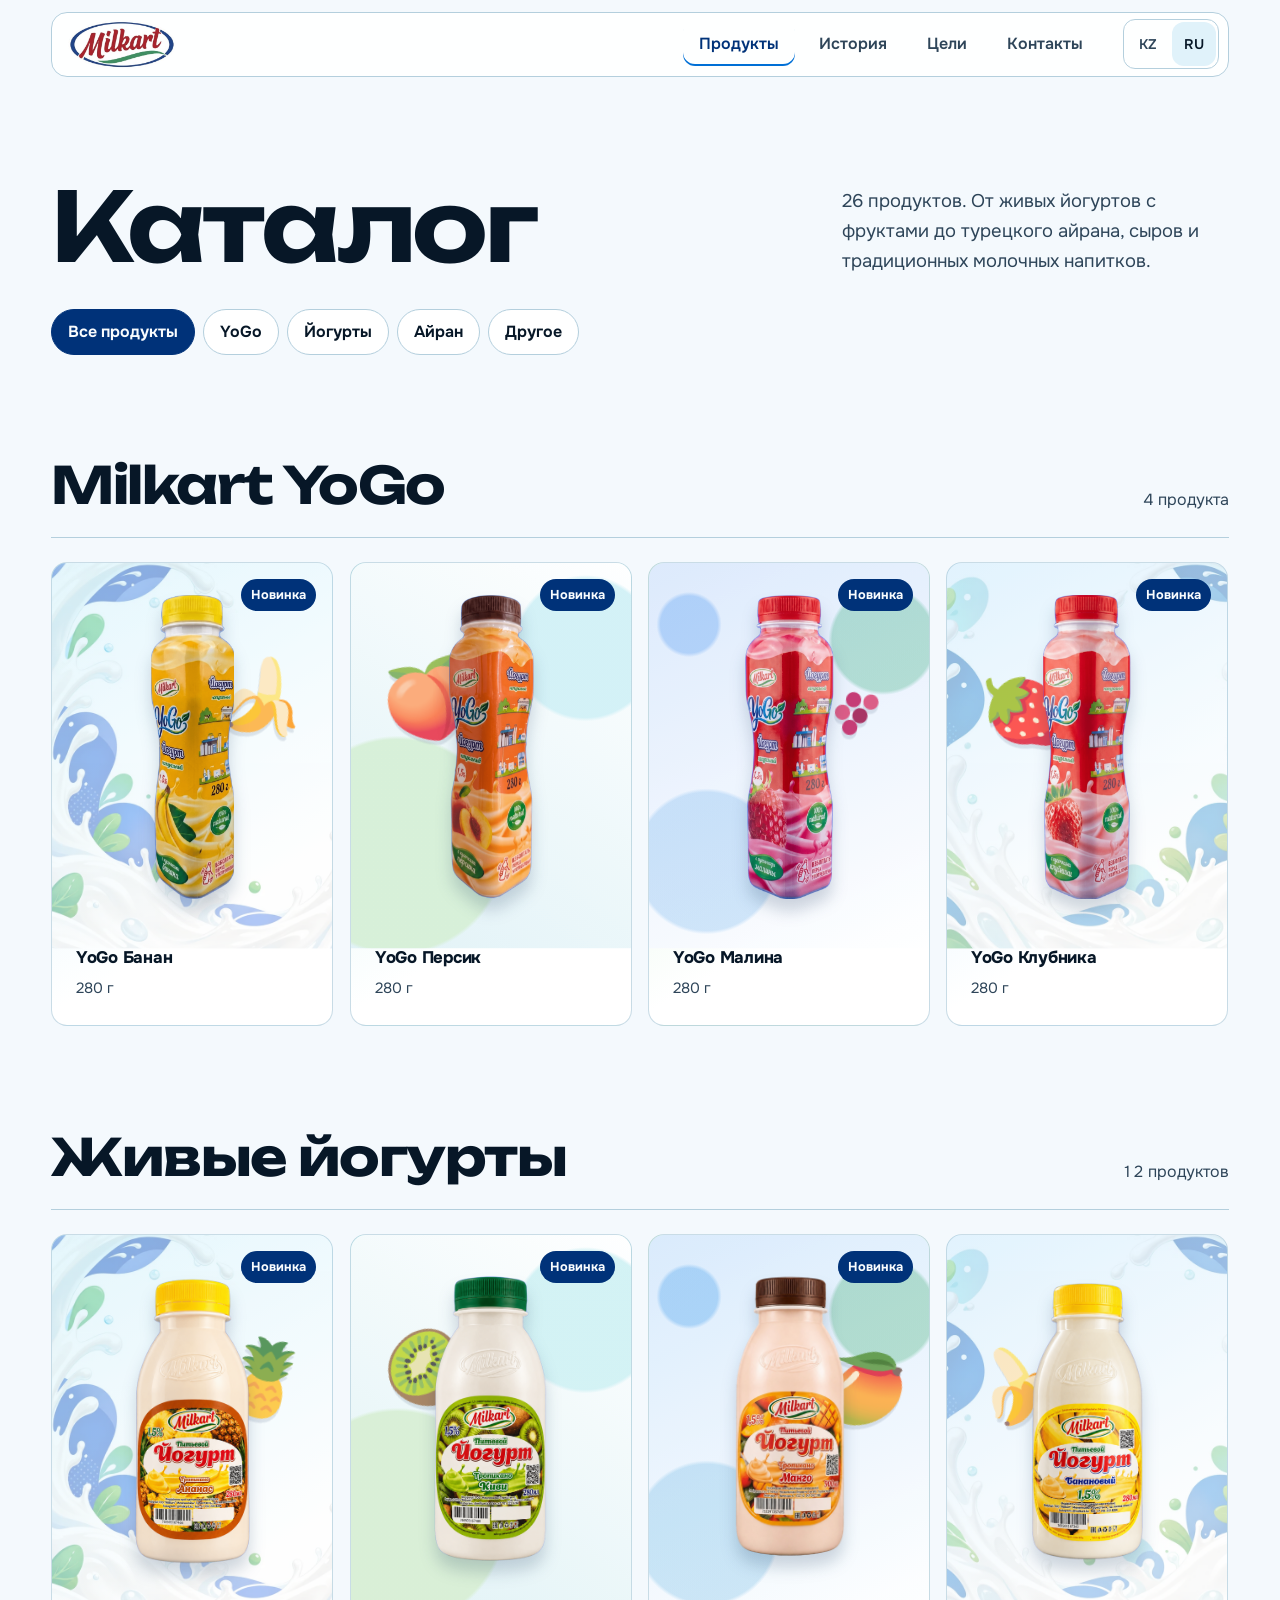
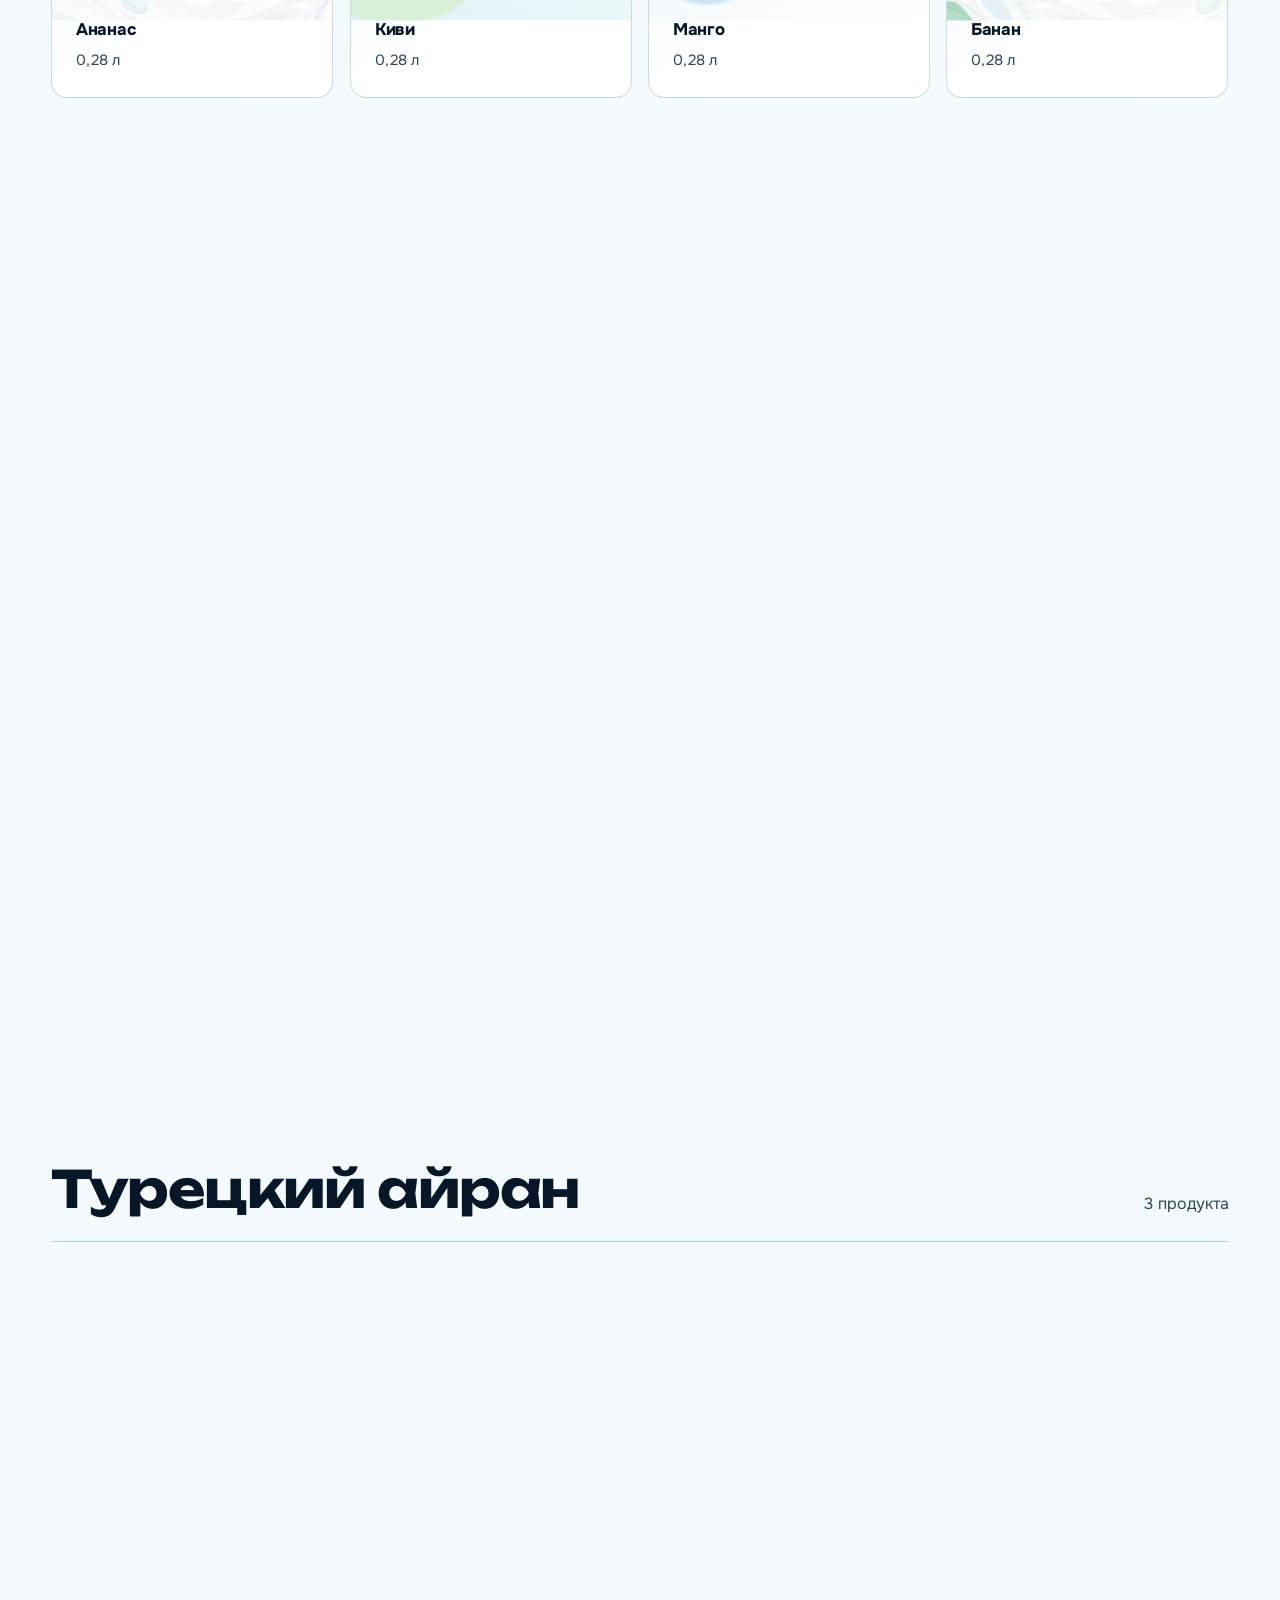
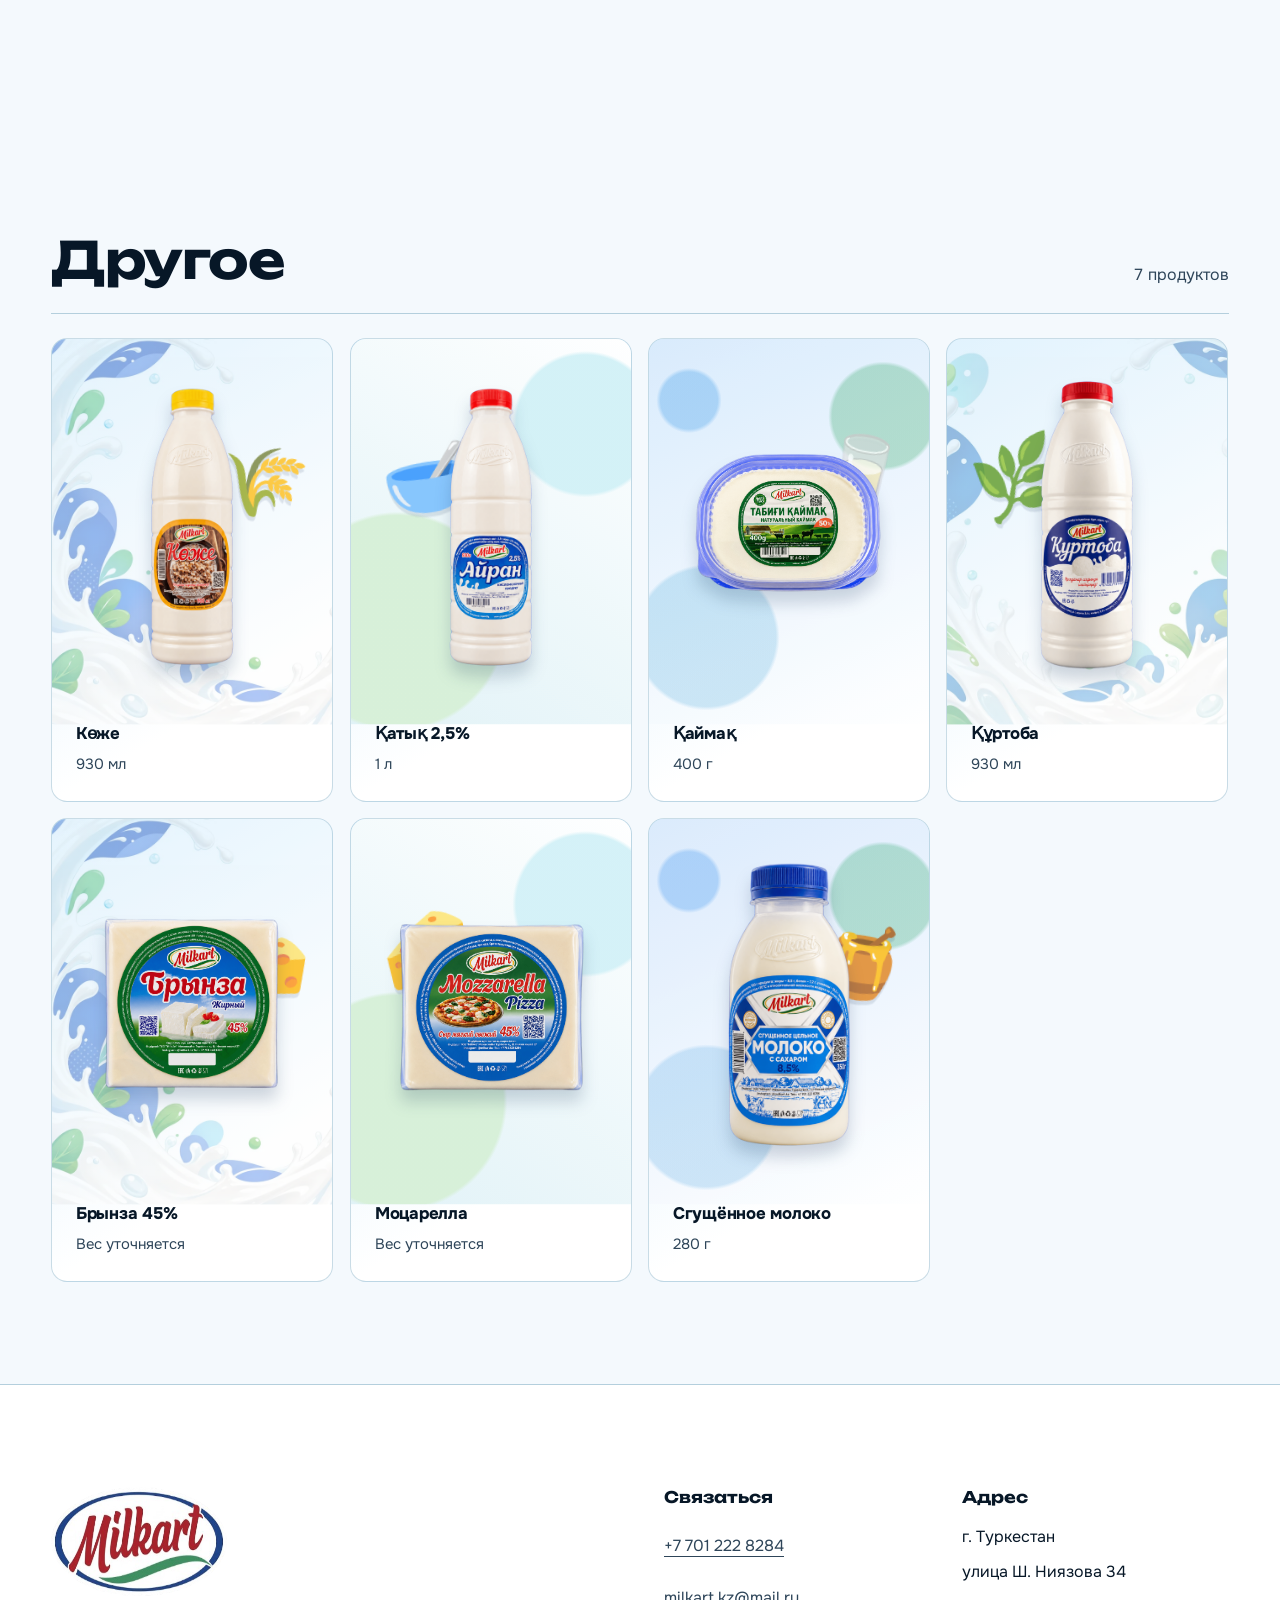
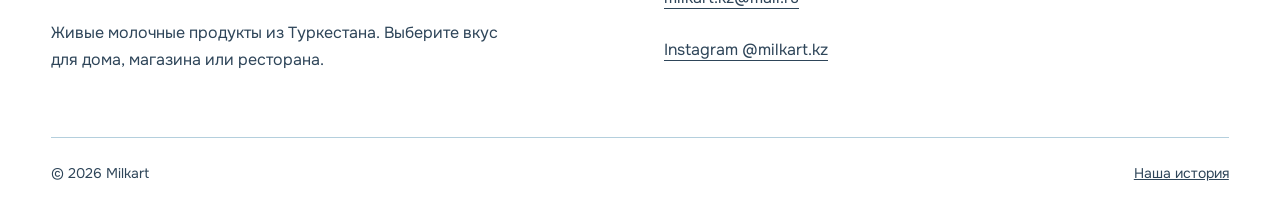
<file: catalog.html>
<!doctype html>
<html lang="ru">
<head>
  <meta charset="utf-8">
  <meta name="viewport" content="width=device-width, initial-scale=1, viewport-fit=cover">
  <title>Каталог продукции | Milkart</title>
  <meta name="description" content="Каталог Milkart: YoGo, живые йогурты, турецкий айран, сыры и традиционные молочные продукты из Туркестана.">
  <link rel="canonical" href="https://milkart.kz/catalog.html">
  <link rel="alternate" hreflang="ru" href="https://milkart.kz/catalog.html">
  <link rel="alternate" hreflang="kk" href="https://milkart.kz/catalog-kz.html">
  <meta property="og:type" content="website">
  <meta property="og:site_name" content="Milkart">
  <meta property="og:locale" content="ru_RU">
  <meta property="og:title" content="Каталог продукции | Milkart">
  <meta property="og:description" content="26 продуктов Milkart: от YoGo до турецкого айрана и моцареллы.">
  <meta property="og:url" content="https://milkart.kz/catalog.html">
  <meta property="og:image" content="https://milkart.kz/product.png">
  <meta name="theme-color" content="#075b3a">
  <link rel="icon" href="fm_logo.png" type="image/png">
  <link rel="stylesheet" href="sections.css?v=20260711">
</head>
<body>
  <a class="skip-link" href="#main">К основному содержанию</a>
  <header class="site-header">
    <div class="nav-shell">
      <a class="brand" href="index.html" aria-label="Milkart, главная"><img src="fm_logo.png" width="260" height="109" alt="Milkart"></a>
      <nav class="site-nav" data-site-nav aria-label="Основная навигация">
        <ul class="nav-list">
          <li><a class="nav-link" href="catalog.html" aria-current="page">Продукты</a></li>
          <li><a class="nav-link" href="history.html">История</a></li>
          <li><a class="nav-link" href="goal.html">Цели</a></li>
          <li><a class="nav-link" href="#contacts">Контакты</a></li>
          <li class="mobile-language"><a class="nav-link" href="catalog-kz.html" lang="kk">Қазақша</a></li>
        </ul>
      </nav>
      <div class="language" aria-label="Выбор языка"><a class="lang-link" href="catalog-kz.html" lang="kk">KZ</a><a class="lang-link" href="catalog.html" lang="ru" aria-current="page">RU</a></div>
      <button class="menu-toggle" type="button" data-menu-toggle aria-expanded="false" aria-label="Открыть меню"><span></span><span></span><span></span></button>
    </div>
  </header>

  <main id="main" class="catalog-page">
    <section class="catalog-intro">
      <div class="container">
        <div class="catalog-intro-grid">
          <h1 class="display catalog-title">Каталог</h1>
          <p class="catalog-summary">26 продуктов. От живых йогуртов с фруктами до турецкого айрана, сыров и традиционных молочных напитков.</p>
        </div>
        <div class="catalog-nav" aria-label="Фильтр по категориям">
          <button class="filter-button" type="button" data-filter="all" aria-pressed="true">Все продукты</button>
          <button class="filter-button" type="button" data-filter="yogo" aria-pressed="false">YoGo</button>
          <button class="filter-button" type="button" data-filter="yogurt" aria-pressed="false">Йогурты</button>
          <button class="filter-button" type="button" data-filter="ayran" aria-pressed="false">Айран</button>
          <button class="filter-button" type="button" data-filter="other" aria-pressed="false">Другое</button>
        </div>
      </div>
    </section>

    <section class="catalog-section" id="yogo" data-category="yogo">
      <div class="container">
        <div class="catalog-section-head"><h2>Milkart YoGo</h2><span class="catalog-count">4 продукта</span></div>
        <div class="catalog-grid">
          <article class="product-card reveal"><span class="new-badge">Новинка</span><div class="product-card-media"><img src="product/yogo-banana.png" alt="YoGo банан" loading="lazy"></div><div class="product-card-meta"><h3>YoGo Банан</h3><p>280 г</p></div></article>
          <article class="product-card reveal"><span class="new-badge">Новинка</span><div class="product-card-media"><img src="product/yogo-peach.png" alt="YoGo персик" loading="lazy"></div><div class="product-card-meta"><h3>YoGo Персик</h3><p>280 г</p></div></article>
          <article class="product-card reveal"><span class="new-badge">Новинка</span><div class="product-card-media"><img src="product/yogo-raspberry.png" alt="YoGo малина" loading="lazy"></div><div class="product-card-meta"><h3>YoGo Малина</h3><p>280 г</p></div></article>
          <article class="product-card reveal"><span class="new-badge">Новинка</span><div class="product-card-media"><img src="product/yogo-strawberry.png" alt="YoGo клубника" loading="lazy"></div><div class="product-card-meta"><h3>YoGo Клубника</h3><p>280 г</p></div></article>
        </div>
      </div>
    </section>

    <section class="catalog-section" id="yogurt" data-category="yogurt">
      <div class="container">
        <div class="catalog-section-head"><h2>Живые йогурты</h2><span class="catalog-count">12 продуктов</span></div>
        <div class="catalog-grid">
          <article class="product-card reveal"><span class="new-badge">Новинка</span><div class="product-card-media"><img src="product/yog-0,28-ananas.png" alt="Йогурт ананас 0,28 литра" loading="lazy"></div><div class="product-card-meta"><h3>Ананас</h3><p>0,28 л</p></div></article>
          <article class="product-card reveal"><span class="new-badge">Новинка</span><div class="product-card-media"><img src="product/yog-0,28-kiwi.png" alt="Йогурт киви 0,28 литра" loading="lazy"></div><div class="product-card-meta"><h3>Киви</h3><p>0,28 л</p></div></article>
          <article class="product-card reveal"><span class="new-badge">Новинка</span><div class="product-card-media"><img src="product/yog-0,28-mango.png" alt="Йогурт манго 0,28 литра" loading="lazy"></div><div class="product-card-meta"><h3>Манго</h3><p>0,28 л</p></div></article>
          <article class="product-card reveal"><div class="product-card-media"><img src="product/yog-0,28-banana.png" alt="Йогурт банан 0,28 литра" loading="lazy"></div><div class="product-card-meta"><h3>Банан</h3><p>0,28 л</p></div></article>
          <article class="product-card reveal"><div class="product-card-media"><img src="product/yog-0,28-peace.png" alt="Йогурт персик 0,28 литра" loading="lazy"></div><div class="product-card-meta"><h3>Персик</h3><p>0,28 л</p></div></article>
          <article class="product-card reveal"><div class="product-card-media"><img src="product/yog-0,28-strawberry.png" alt="Йогурт клубника 0,28 литра" loading="lazy"></div><div class="product-card-meta"><h3>Клубника</h3><p>0,28 л</p></div></article>
          <article class="product-card reveal"><span class="new-badge">Новинка</span><div class="product-card-media"><img src="product/yog-1-ananas.png" alt="Йогурт ананас 1 литр" loading="lazy"></div><div class="product-card-meta"><h3>Ананас</h3><p>1 л</p></div></article>
          <article class="product-card reveal"><span class="new-badge">Новинка</span><div class="product-card-media"><img src="product/yog-1-kiwi.png" alt="Йогурт киви 1 литр" loading="lazy"></div><div class="product-card-meta"><h3>Киви</h3><p>1 л</p></div></article>
          <article class="product-card reveal"><span class="new-badge">Новинка</span><div class="product-card-media"><img src="product/yog-1-mango.png" alt="Йогурт манго 1 литр" loading="lazy"></div><div class="product-card-meta"><h3>Манго</h3><p>1 л</p></div></article>
          <article class="product-card reveal"><div class="product-card-media"><img src="product/yog-1-banana.png" alt="Йогурт банан 1 литр" loading="lazy"></div><div class="product-card-meta"><h3>Банан</h3><p>1 л</p></div></article>
          <article class="product-card reveal"><div class="product-card-media"><img src="product/yog-1-peace.png" alt="Йогурт персик 1 литр" loading="lazy"></div><div class="product-card-meta"><h3>Персик</h3><p>1 л</p></div></article>
          <article class="product-card reveal"><div class="product-card-media"><img src="product/yog-1-strawberry.png" alt="Йогурт клубника 1 литр" loading="lazy"></div><div class="product-card-meta"><h3>Клубника</h3><p>1 л</p></div></article>
        </div>
      </div>
    </section>

    <section class="catalog-section" id="ayran" data-category="ayran">
      <div class="container">
        <div class="catalog-section-head"><h2>Турецкий айран</h2><span class="catalog-count">3 продукта</span></div>
        <div class="catalog-grid">
          <article class="product-card reveal"><div class="product-card-media"><img src="product/tur-ayran-0,25.png" alt="Турецкий айран 0,25 литра" loading="lazy"></div><div class="product-card-meta"><h3>Турецкий айран</h3><p>0,25 л</p></div></article>
          <article class="product-card reveal"><div class="product-card-media"><img src="product/tur-ayran-0,45.png" alt="Турецкий айран 0,45 литра" loading="lazy"></div><div class="product-card-meta"><h3>Турецкий айран</h3><p>0,45 л</p></div></article>
          <article class="product-card reveal"><div class="product-card-media"><img src="product/tur-ayran-0,45-bazilik.png" alt="Турецкий айран с базиликом 0,45 литра" loading="lazy"></div><div class="product-card-meta"><h3>Айран с базиликом</h3><p>0,45 л</p></div></article>
        </div>
      </div>
    </section>

    <section class="catalog-section" id="other" data-category="other">
      <div class="container">
        <div class="catalog-section-head"><h2>Другое</h2><span class="catalog-count">7 продуктов</span></div>
        <div class="catalog-grid">
          <article class="product-card reveal"><div class="product-card-media"><img src="product/kozhe.png" alt="Көже Milkart" loading="lazy"></div><div class="product-card-meta"><h3>Көже</h3><p>930 мл</p></div></article>
          <article class="product-card reveal"><div class="product-card-media"><img src="product/qatyq-1-2%2C5%25.png" alt="Қатық Milkart 2,5 процента" loading="lazy"></div><div class="product-card-meta"><h3>Қатық 2,5%</h3><p>1 л</p></div></article>
          <article class="product-card reveal"><div class="product-card-media"><img src="product/qaymaq-400.png" alt="Қаймақ Milkart" loading="lazy"></div><div class="product-card-meta"><h3>Қаймақ</h3><p>400 г</p></div></article>
          <article class="product-card reveal"><div class="product-card-media"><img src="product/qurtoba.png" alt="Құртоба Milkart" loading="lazy"></div><div class="product-card-meta"><h3>Құртоба</h3><p>930 мл</p></div></article>
          <article class="product-card reveal"><div class="product-card-media"><img src="product/brynza.png" alt="Брынза Milkart" loading="lazy"></div><div class="product-card-meta"><h3>Брынза 45%</h3><p>Вес уточняется</p></div></article>
          <article class="product-card reveal"><div class="product-card-media"><img src="product/mozarella.png" alt="Моцарелла Milkart" loading="lazy"></div><div class="product-card-meta"><h3>Моцарелла</h3><p>Вес уточняется</p></div></article>
          <article class="product-card reveal"><div class="product-card-media"><img src="product/condensed-milk.png" alt="Сгущённое молоко Milkart" loading="lazy"></div><div class="product-card-meta"><h3>Сгущённое молоко</h3><p>280 г</p></div></article>
        </div>
      </div>
    </section>
  </main>

  <footer class="site-footer" id="contacts">
    <div class="container">
      <div class="footer-grid">
        <div class="footer-brand"><img src="fm_logo.png" width="260" height="109" alt="Milkart"><p>Живые молочные продукты из Туркестана. Выберите вкус для дома, магазина или ресторана.</p></div>
        <div class="footer-contacts">
          <div><h2>Связаться</h2><ul class="footer-links"><li><a href="tel:+77012228284">+7 701 222 8284</a></li><li><a href="mailto:milkart.kz@mail.ru">milkart.kz@mail.ru</a></li><li><a href="https://instagram.com/milkart.kz" target="_blank" rel="noopener">Instagram @milkart.kz</a></li></ul></div>
          <div><h2>Адрес</h2><ul class="footer-links"><li>г. Туркестан</li><li>улица Ш. Ниязова 34</li></ul></div>
        </div>
      </div>
      <div class="footer-bottom"><span>© <span data-year>2026</span> Milkart</span><a href="history.html">Наша история</a></div>
    </div>
  </footer>
  <script src="sections.js?v=20260711" defer></script>
</body>
</html>
</file>
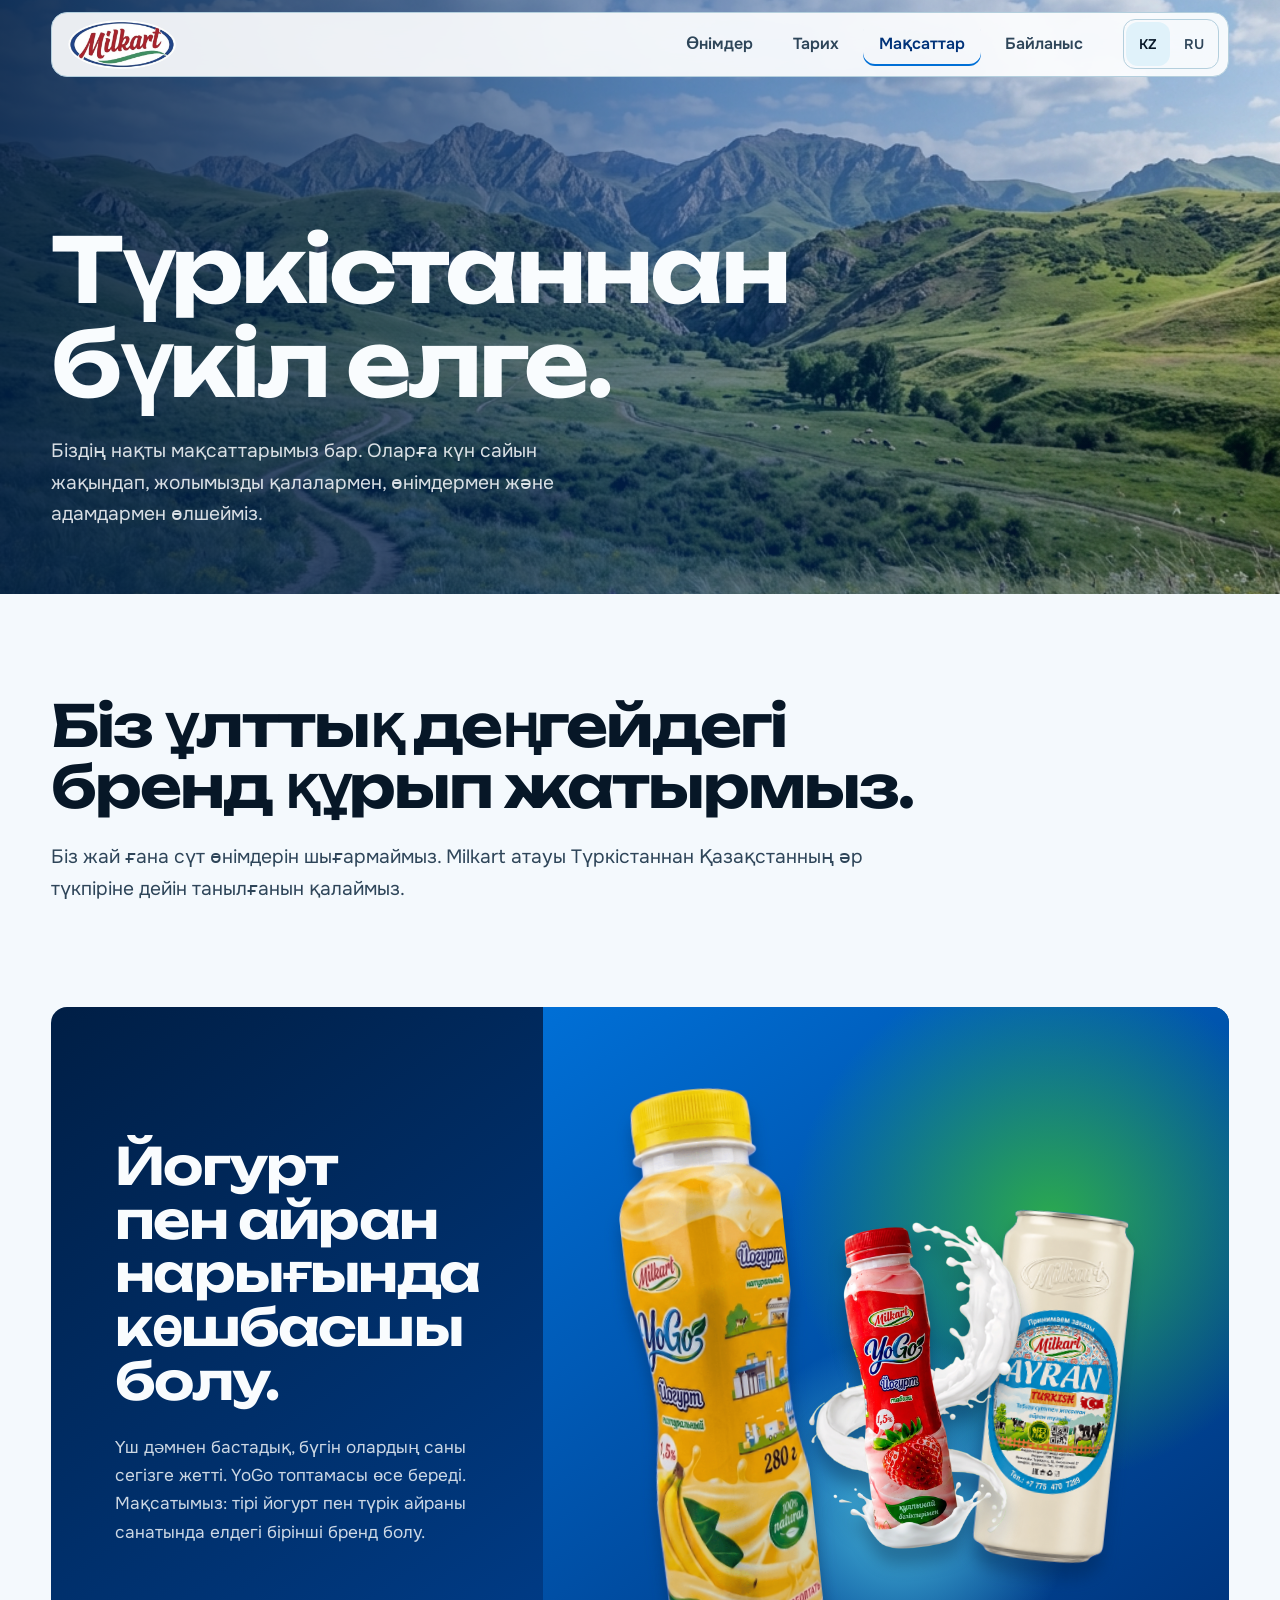
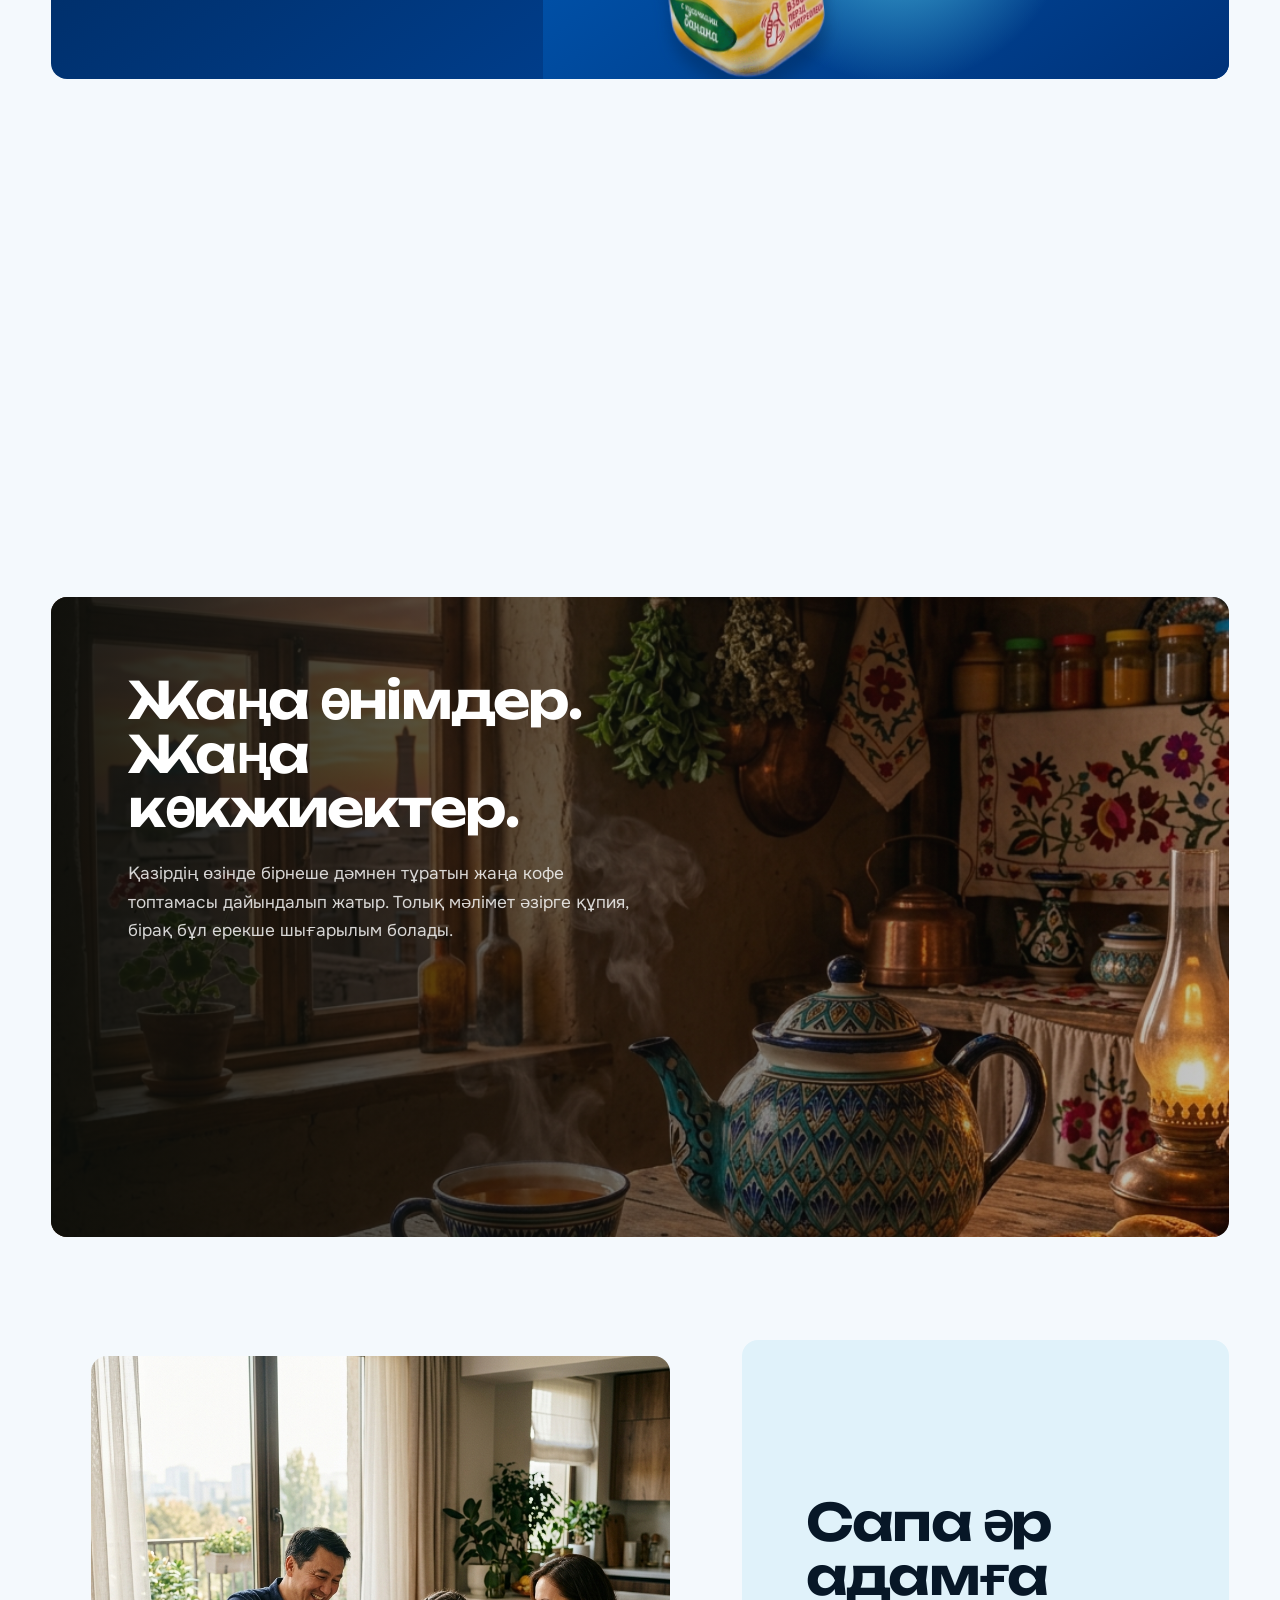
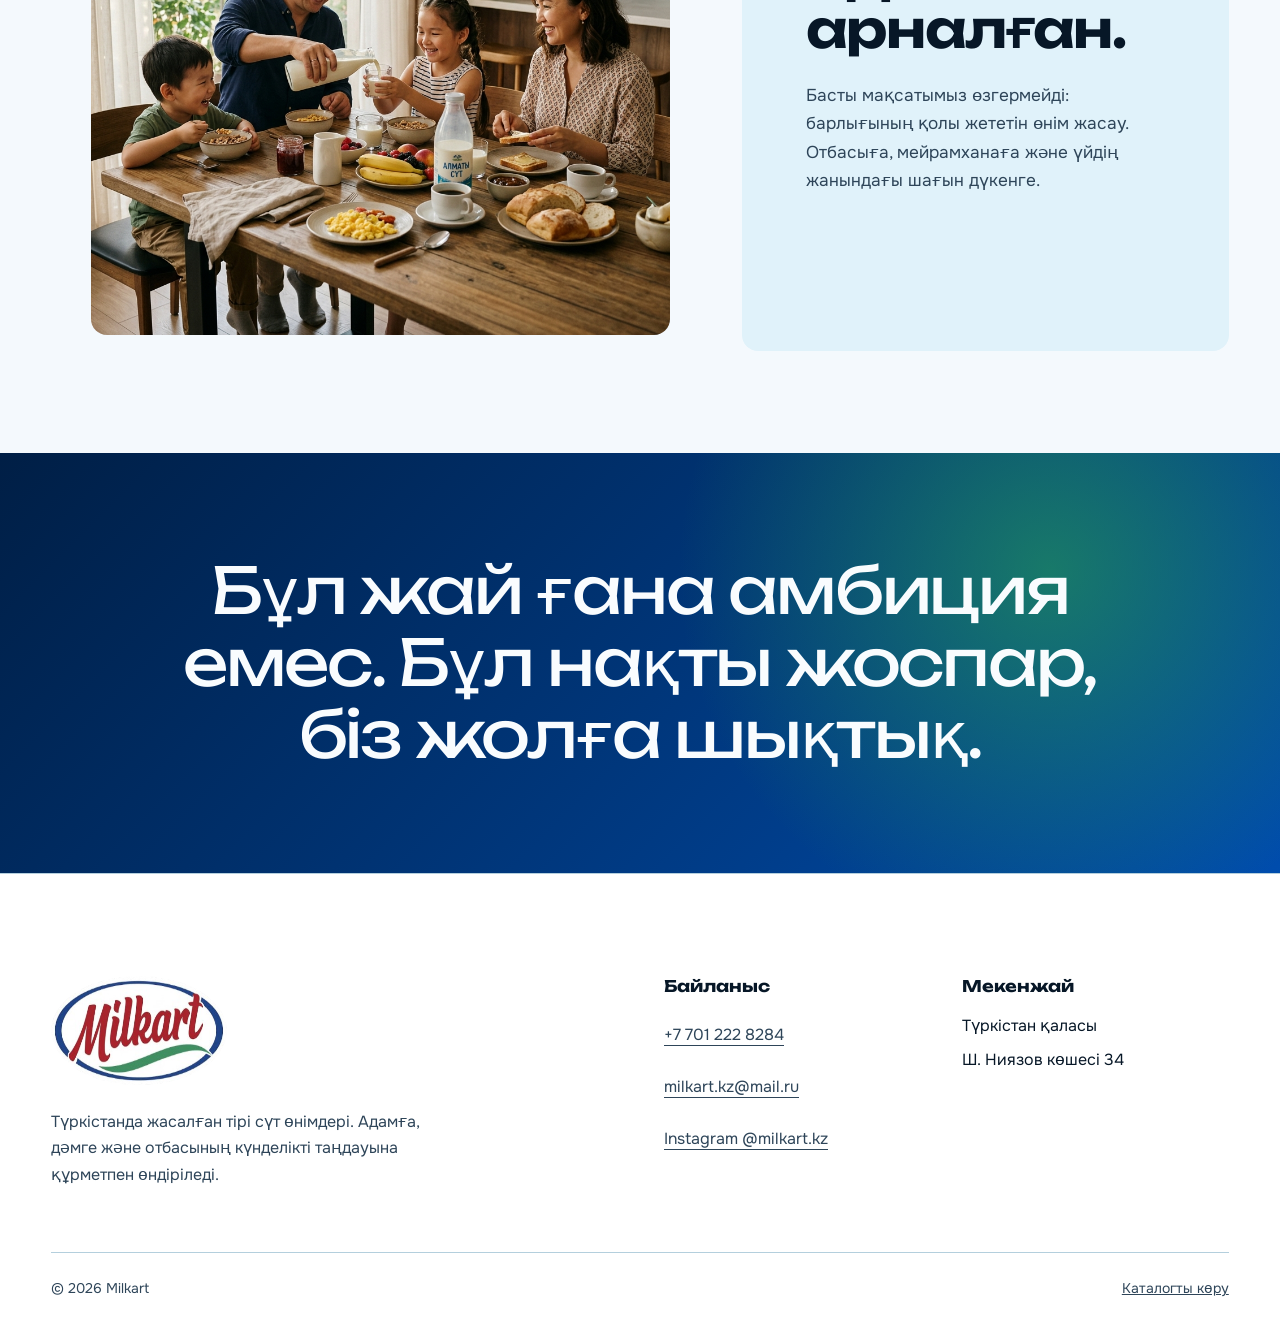
<file: goal-kz.html>
<!doctype html>
<html lang="kk">
<head>
  <meta charset="utf-8">
  <meta name="viewport" content="width=device-width, initial-scale=1, viewport-fit=cover">
  <title>Біздің мақсаттарымыз | Milkart</title>
  <meta name="description" content="Milkart мақсаттары: тірі йогурт пен түрік айраны нарығында көшбасшы болу, бүкіл Қазақстанға шығу және қолжетімді сапа.">
  <link rel="canonical" href="https://milkart.kz/goal-kz.html">
  <link rel="alternate" hreflang="ru" href="https://milkart.kz/goal.html">
  <link rel="alternate" hreflang="kk" href="https://milkart.kz/goal-kz.html">
  <meta property="og:type" content="article">
  <meta property="og:site_name" content="Milkart">
  <meta property="og:locale" content="kk_KZ">
  <meta property="og:title" content="Біздің мақсаттарымыз | Milkart">
  <meta property="og:description" content="Түркістаннан Қазақстанның әр қаласындағы сөреге дейін.">
  <meta property="og:url" content="https://milkart.kz/goal-kz.html">
  <meta property="og:image" content="https://milkart.kz/goal_steppe.png">
  <meta name="theme-color" content="#075b3a">
  <link rel="icon" href="fm_logo.png" type="image/png">
  <link rel="stylesheet" href="sections.css?v=20260711">
</head>
<body>
  <a class="skip-link" href="#main">Негізгі мазмұнға өту</a>
  <header class="site-header">
    <div class="nav-shell">
      <a class="brand" href="index-kz.html" aria-label="Milkart, басты бет"><img src="fm_logo.png" width="260" height="109" alt="Milkart"></a>
      <nav class="site-nav" data-site-nav aria-label="Негізгі навигация">
        <ul class="nav-list">
          <li><a class="nav-link" href="catalog-kz.html">Өнімдер</a></li>
          <li><a class="nav-link" href="history-kz.html">Тарих</a></li>
          <li><a class="nav-link" href="goal-kz.html" aria-current="page">Мақсаттар</a></li>
          <li><a class="nav-link" href="#contacts">Байланыс</a></li>
          <li class="mobile-language"><a class="nav-link" href="goal.html" lang="ru">Русский</a></li>
        </ul>
      </nav>
      <div class="language" aria-label="Тілді таңдау"><a class="lang-link" href="goal-kz.html" lang="kk" aria-current="page">KZ</a><a class="lang-link" href="goal.html" lang="ru">RU</a></div>
      <button class="menu-toggle" type="button" data-menu-toggle aria-expanded="false" aria-label="Мәзірді ашу"><span></span><span></span><span></span></button>
    </div>
  </header>

  <main id="main">
    <section class="page-hero">
      <div class="page-hero-media"><img src="goal_steppe.png" alt="Қазақстанның кең жасыл даласы" fetchpriority="high"></div>
      <div class="container page-hero-content">
        <h1 class="display page-hero-title">Түркістаннан бүкіл елге.</h1>
        <p class="page-hero-copy">Біздің нақты мақсаттарымыз бар. Оларға күн сайын жақындап, жолымызды қалалармен, өнімдермен және адамдармен өлшейміз.</p>
      </div>
    </section>

    <div class="goals-wrap">
      <div class="container">
        <section class="goal-intro reveal">
          <h2 class="display section-title">Біз ұлттық деңгейдегі бренд құрып жатырмыз.</h2>
          <p>Біз жай ғана сүт өнімдерін шығармаймыз. Milkart атауы Түркістаннан Қазақстанның әр түкпіріне дейін танылғанын қалаймыз.</p>
        </section>

        <section class="goal-panel goal-product reveal">
          <div class="goal-panel-copy">
            <h2 class="display">Йогурт пен айран нарығында көшбасшы болу.</h2>
            <p>Үш дәмнен бастадық, бүгін олардың саны сегізге жетті. YoGo топтамасы өсе береді. Мақсатымыз: тірі йогурт пен түрік айраны санатында елдегі бірінші бренд болу.</p>
          </div>
          <div class="goal-product-visual" aria-label="Milkart өнімдері">
            <img src="product/yogo-banana.png" alt="YoGo банан" loading="lazy">
            <img src="product.png" alt="YoGo құлпынай" loading="lazy">
            <img src="product/tur-ayran-0,45.png" alt="Milkart түрік айраны" loading="lazy">
          </div>
        </section>

        <section class="goal-panel goal-geography">
          <div class="goal-panel-copy reveal">
            <h2 class="display">Бүкіл Қазақстан нарығына шығу.</h2>
            <p>Түркістан бастау болды. Кентау мен Қызылорда қазірдің өзінде шындыққа айналды. Шымкент пен Magnum желісі келесі кезекте. Одан кейін Алматы, Астана және бүкіл ел.</p>
          </div>
          <ol class="map-route reveal">
            <li><strong>Қазір</strong><span>Түркістан, Кентау, Қызылорда</span></li>
            <li><strong>Келесі</strong><span>Шымкент</span></li>
            <li><strong>Одан соң</strong><span>Алматы және Астана</span></li>
            <li><strong>Мақсат</strong><span>Қазақстанның әр қаласы</span></li>
          </ol>
        </section>

        <section class="goal-panel goal-coffee reveal">
          <img src="goal_heritage.png" alt="Қараңғы фонда кофе дәндері салынған кесе" loading="lazy">
          <div class="goal-panel-copy">
            <h2 class="display">Жаңа өнімдер. Жаңа көкжиектер.</h2>
            <p>Қазірдің өзінде бірнеше дәмнен тұратын жаңа кофе топтамасы дайындалып жатыр. Толық мәлімет әзірге құпия, бірақ бұл ерекше шығарылым болады.</p>
          </div>
        </section>

        <section class="goal-panel goal-everyone">
          <figure class="media-frame reveal"><img src="history_family.png" alt="Үйдегі дастарқан басында отырған отбасы" loading="lazy"></figure>
          <div class="goal-panel-copy reveal">
            <h2 class="display">Сапа әр адамға арналған.</h2>
            <p>Басты мақсатымыз өзгермейді: барлығының қолы жететін өнім жасау. Отбасыға, мейрамханаға және үйдің жанындағы шағын дүкенге.</p>
          </div>
        </section>
      </div>
    </div>

    <section class="closing-statement"><p>Бұл жай ғана амбиция емес. Бұл нақты жоспар, біз жолға шықтық.</p></section>
  </main>

  <footer class="site-footer" id="contacts">
    <div class="container">
      <div class="footer-grid">
        <div class="footer-brand"><img src="fm_logo.png" width="260" height="109" alt="Milkart"><p>Түркістанда жасалған тірі сүт өнімдері. Адамға, дәмге және отбасының күнделікті таңдауына құрметпен өндіріледі.</p></div>
        <div class="footer-contacts">
          <div><h2>Байланыс</h2><ul class="footer-links"><li><a href="tel:+77012228284">+7 701 222 8284</a></li><li><a href="mailto:milkart.kz@mail.ru">milkart.kz@mail.ru</a></li><li><a href="https://instagram.com/milkart.kz" target="_blank" rel="noopener">Instagram @milkart.kz</a></li></ul></div>
          <div><h2>Мекенжай</h2><ul class="footer-links"><li>Түркістан қаласы</li><li>Ш. Ниязов көшесі 34</li></ul></div>
        </div>
      </div>
      <div class="footer-bottom"><span>© <span data-year>2026</span> Milkart</span><a href="catalog-kz.html">Каталогты көру</a></div>
    </div>
  </footer>
  <script src="sections.js?v=20260711" defer></script>
</body>
</html>
</file>
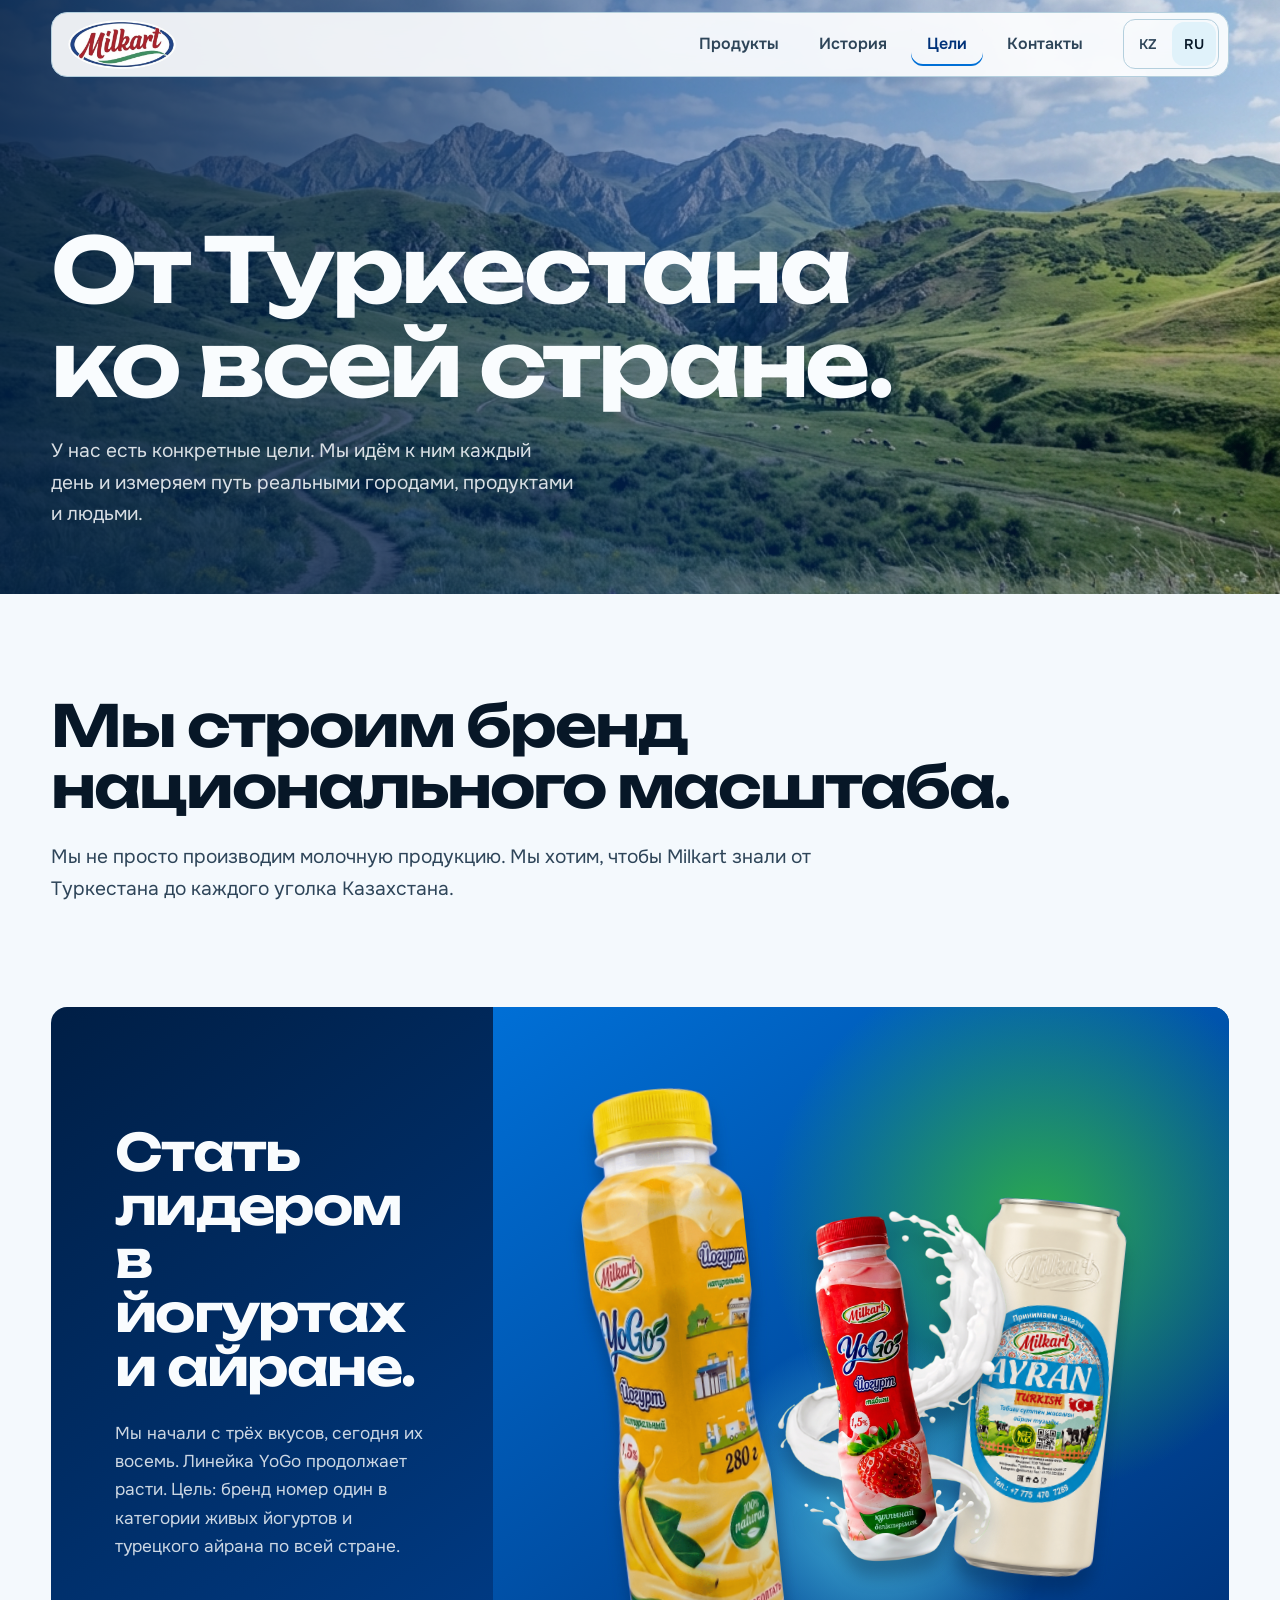
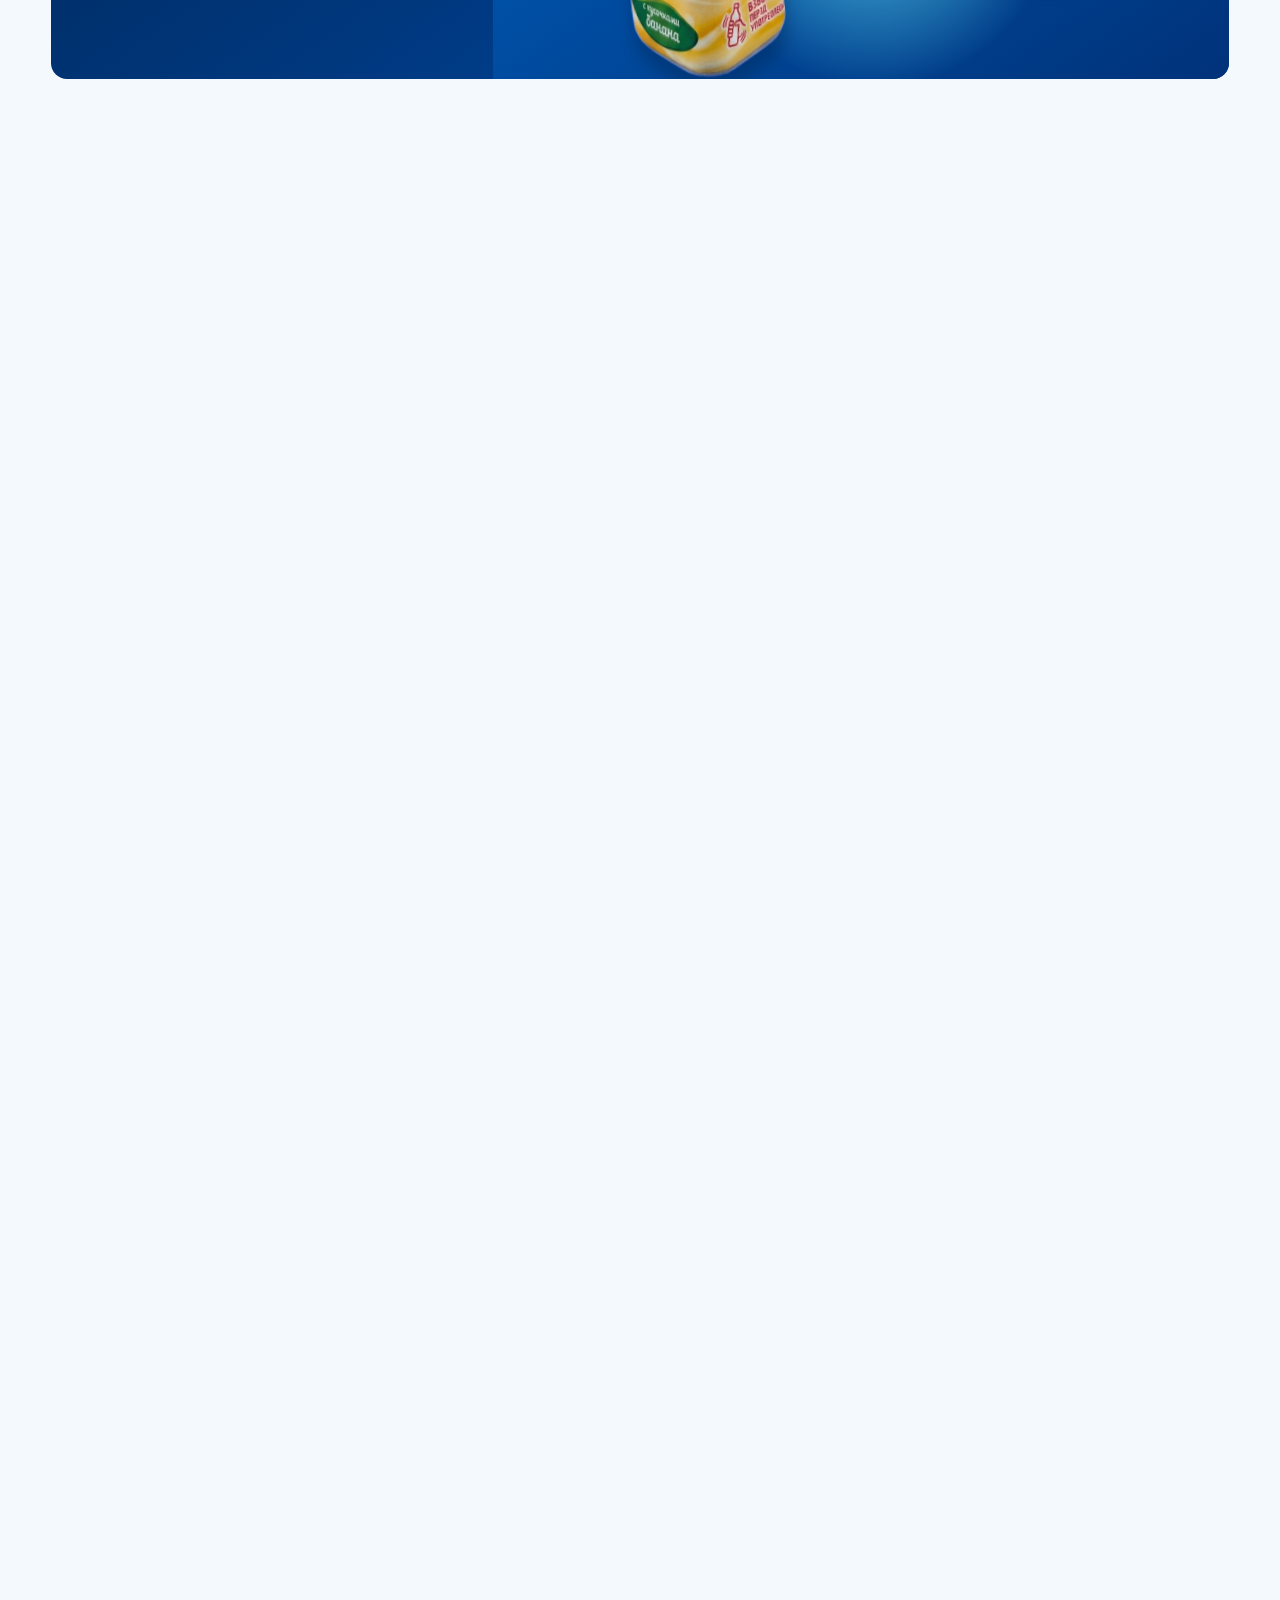
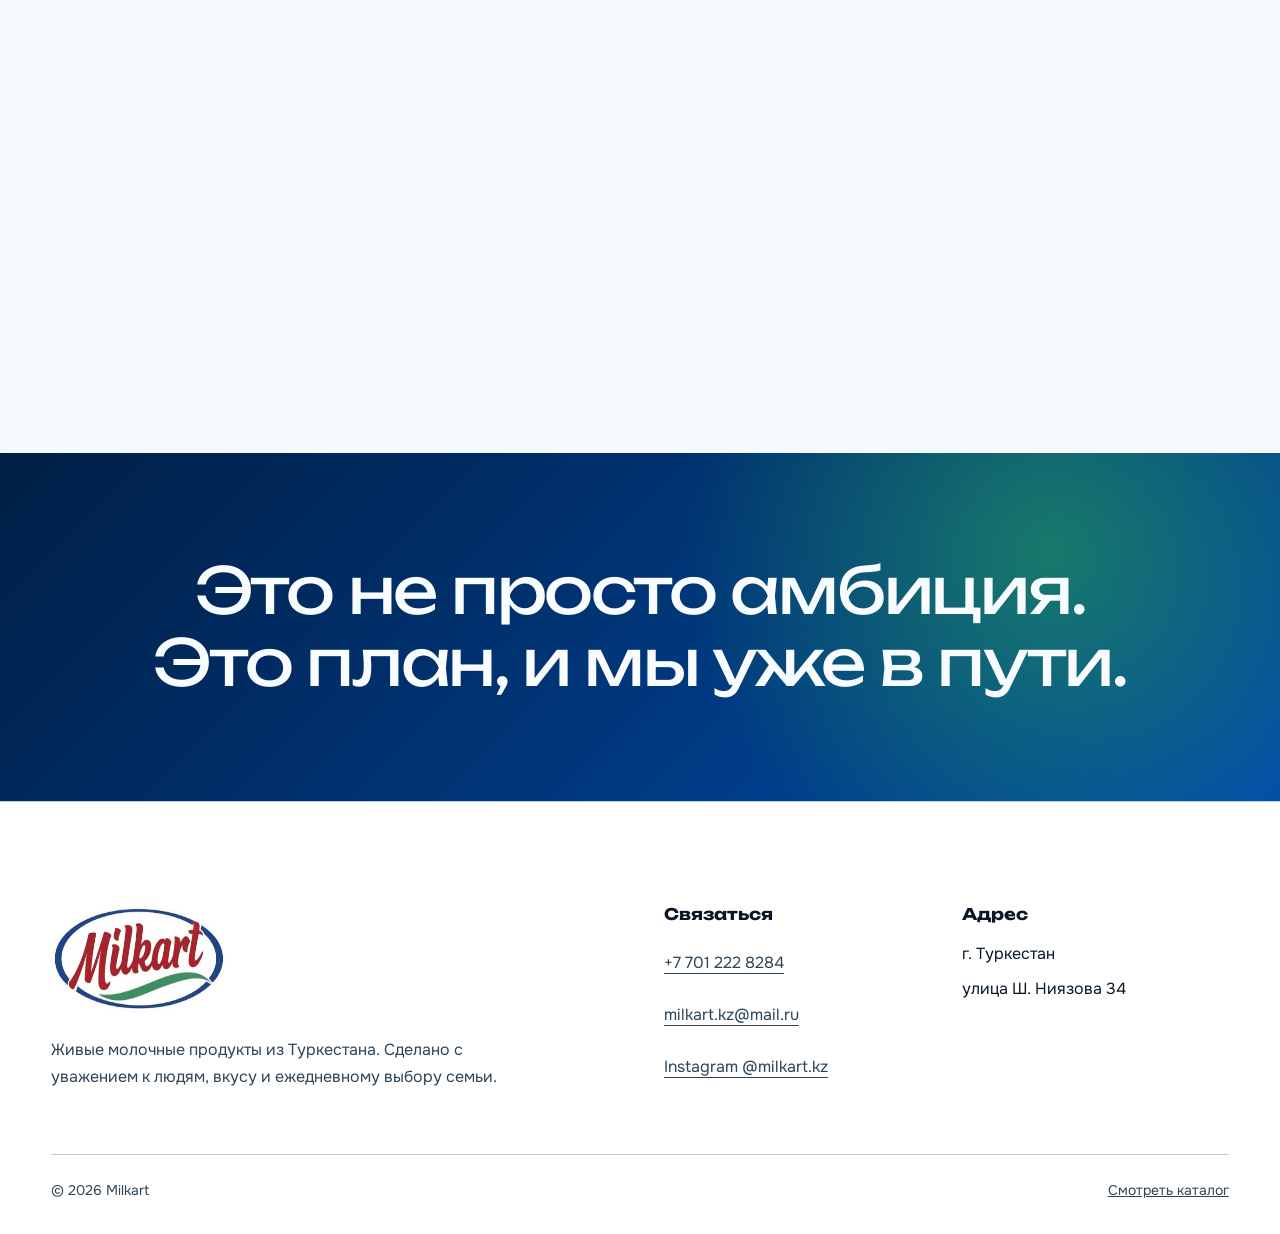
<file: goal.html>
<!doctype html>
<html lang="ru">
<head>
  <meta charset="utf-8">
  <meta name="viewport" content="width=device-width, initial-scale=1, viewport-fit=cover">
  <title>Наши цели | Milkart</title>
  <meta name="description" content="Цели Milkart: лидерство в живых йогуртах и турецком айране, выход на рынок всего Казахстана и доступное качество.">
  <link rel="canonical" href="https://milkart.kz/goal.html">
  <link rel="alternate" hreflang="ru" href="https://milkart.kz/goal.html">
  <link rel="alternate" hreflang="kk" href="https://milkart.kz/goal-kz.html">
  <meta property="og:type" content="article">
  <meta property="og:site_name" content="Milkart">
  <meta property="og:locale" content="ru_RU">
  <meta property="og:title" content="Наши цели | Milkart">
  <meta property="og:description" content="От Туркестана к полкам каждого города Казахстана.">
  <meta property="og:url" content="https://milkart.kz/goal.html">
  <meta property="og:image" content="https://milkart.kz/goal_steppe.png">
  <meta name="theme-color" content="#075b3a">
  <link rel="icon" href="fm_logo.png" type="image/png">
  <link rel="stylesheet" href="sections.css?v=20260711">
</head>
<body>
  <a class="skip-link" href="#main">К основному содержанию</a>
  <header class="site-header">
    <div class="nav-shell">
      <a class="brand" href="index.html" aria-label="Milkart, главная"><img src="fm_logo.png" width="260" height="109" alt="Milkart"></a>
      <nav class="site-nav" data-site-nav aria-label="Основная навигация">
        <ul class="nav-list">
          <li><a class="nav-link" href="catalog.html">Продукты</a></li>
          <li><a class="nav-link" href="history.html">История</a></li>
          <li><a class="nav-link" href="goal.html" aria-current="page">Цели</a></li>
          <li><a class="nav-link" href="#contacts">Контакты</a></li>
          <li class="mobile-language"><a class="nav-link" href="goal-kz.html" lang="kk">Қазақша</a></li>
        </ul>
      </nav>
      <div class="language" aria-label="Выбор языка"><a class="lang-link" href="goal-kz.html" lang="kk">KZ</a><a class="lang-link" href="goal.html" lang="ru" aria-current="page">RU</a></div>
      <button class="menu-toggle" type="button" data-menu-toggle aria-expanded="false" aria-label="Открыть меню"><span></span><span></span><span></span></button>
    </div>
  </header>

  <main id="main">
    <section class="page-hero">
      <div class="page-hero-media"><img src="goal_steppe.png" alt="Широкий зелёный горизонт Казахстана" fetchpriority="high"></div>
      <div class="container page-hero-content">
        <h1 class="display page-hero-title">От Туркестана ко всей стране.</h1>
        <p class="page-hero-copy">У нас есть конкретные цели. Мы идём к ним каждый день и измеряем путь реальными городами, продуктами и людьми.</p>
      </div>
    </section>

    <div class="goals-wrap">
      <div class="container">
        <section class="goal-intro reveal">
          <h2 class="display section-title">Мы строим бренд национального масштаба.</h2>
          <p>Мы не просто производим молочную продукцию. Мы хотим, чтобы Milkart знали от Туркестана до каждого уголка Казахстана.</p>
        </section>

        <section class="goal-panel goal-product reveal">
          <div class="goal-panel-copy">
            <h2 class="display">Стать лидером в йогуртах и айране.</h2>
            <p>Мы начали с трёх вкусов, сегодня их восемь. Линейка YoGo продолжает расти. Цель: бренд номер один в категории живых йогуртов и турецкого айрана по всей стране.</p>
          </div>
          <div class="goal-product-visual" aria-label="Продукты Milkart">
            <img src="product/yogo-banana.png" alt="YoGo банан" loading="lazy">
            <img src="product.png" alt="YoGo клубника" loading="lazy">
            <img src="product/tur-ayran-0,45.png" alt="Турецкий айран Milkart" loading="lazy">
          </div>
        </section>

        <section class="goal-panel goal-geography">
          <div class="goal-panel-copy reveal">
            <h2 class="display">Выйти на рынок всего Казахстана.</h2>
            <p>Туркестан был стартом. Кентау и Кызылорда уже стали реальностью. Шымкент и сеть Magnum стоят на пороге. Дальше Алматы, Астана и вся страна.</p>
          </div>
          <ol class="map-route reveal">
            <li><strong>Сейчас</strong><span>Туркестан, Кентау, Кызылорда</span></li>
            <li><strong>Далее</strong><span>Шымкент</span></li>
            <li><strong>Следом</strong><span>Алматы и Астана</span></li>
            <li><strong>Цель</strong><span>Каждый город Казахстана</span></li>
          </ol>
        </section>

        <section class="goal-panel goal-coffee reveal">
          <img src="goal_heritage.png" alt="Чашка с кофейными зёрнами на тёмном фоне" loading="lazy">
          <div class="goal-panel-copy">
            <h2 class="display">Новые продукты. Новые горизонты.</h2>
            <p>Уже сейчас готовится новая кофейная серия с несколькими вкусами. Детали пока останутся в секрете, но это будет особенный запуск.</p>
          </div>
        </section>

        <section class="goal-panel goal-everyone">
          <figure class="media-frame reveal"><img src="history_family.png" alt="Семья вместе за домашним столом" loading="lazy"></figure>
          <div class="goal-panel-copy reveal">
            <h2 class="display">Качество для каждого.</h2>
            <p>Наша главная цель не изменится: делать продукт, который могут позволить себе все. Для семьи, ресторана и маленького магазина рядом с домом.</p>
          </div>
        </section>
      </div>
    </div>

    <section class="closing-statement"><p>Это не просто амбиция. Это план, и мы уже в пути.</p></section>
  </main>

  <footer class="site-footer" id="contacts">
    <div class="container">
      <div class="footer-grid">
        <div class="footer-brand"><img src="fm_logo.png" width="260" height="109" alt="Milkart"><p>Живые молочные продукты из Туркестана. Сделано с уважением к людям, вкусу и ежедневному выбору семьи.</p></div>
        <div class="footer-contacts">
          <div><h2>Связаться</h2><ul class="footer-links"><li><a href="tel:+77012228284">+7 701 222 8284</a></li><li><a href="mailto:milkart.kz@mail.ru">milkart.kz@mail.ru</a></li><li><a href="https://instagram.com/milkart.kz" target="_blank" rel="noopener">Instagram @milkart.kz</a></li></ul></div>
          <div><h2>Адрес</h2><ul class="footer-links"><li>г. Туркестан</li><li>улица Ш. Ниязова 34</li></ul></div>
        </div>
      </div>
      <div class="footer-bottom"><span>© <span data-year>2026</span> Milkart</span><a href="catalog.html">Смотреть каталог</a></div>
    </div>
  </footer>
  <script src="sections.js?v=20260711" defer></script>
</body>
</html>
</file>
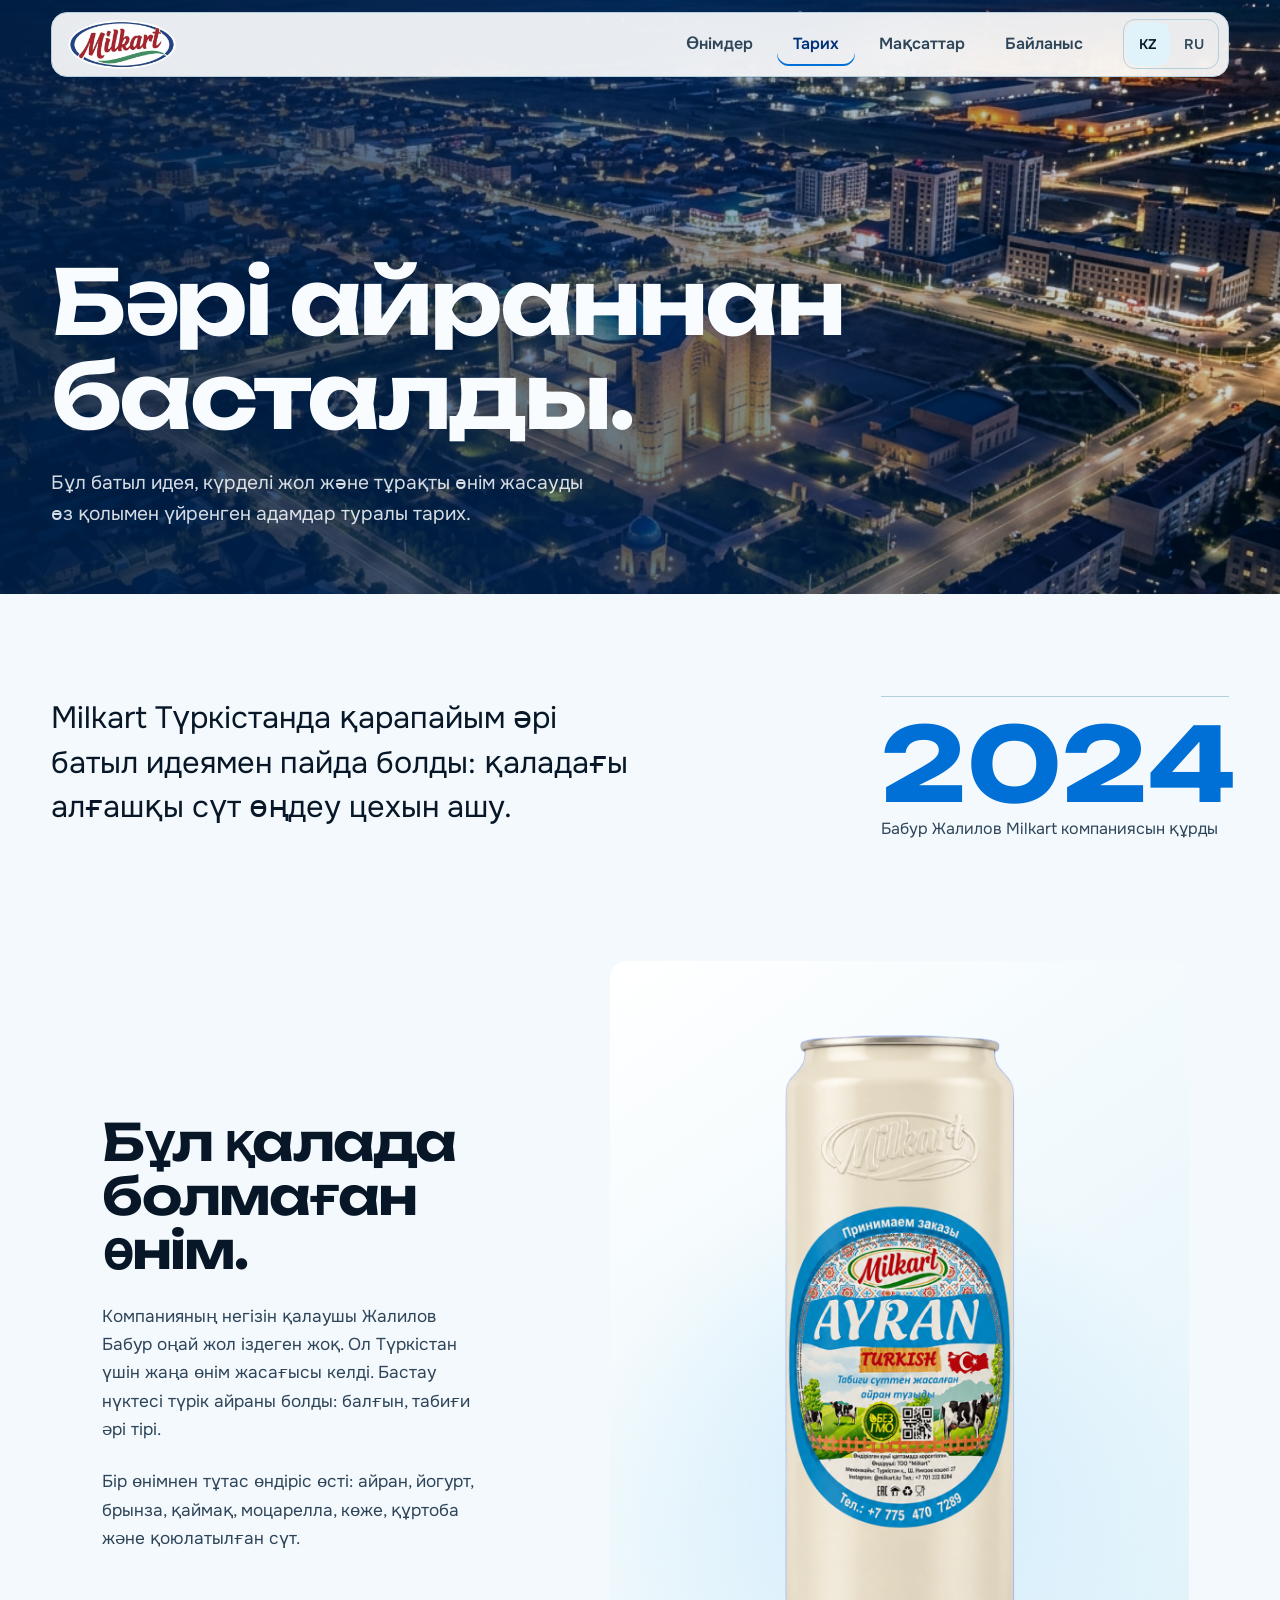
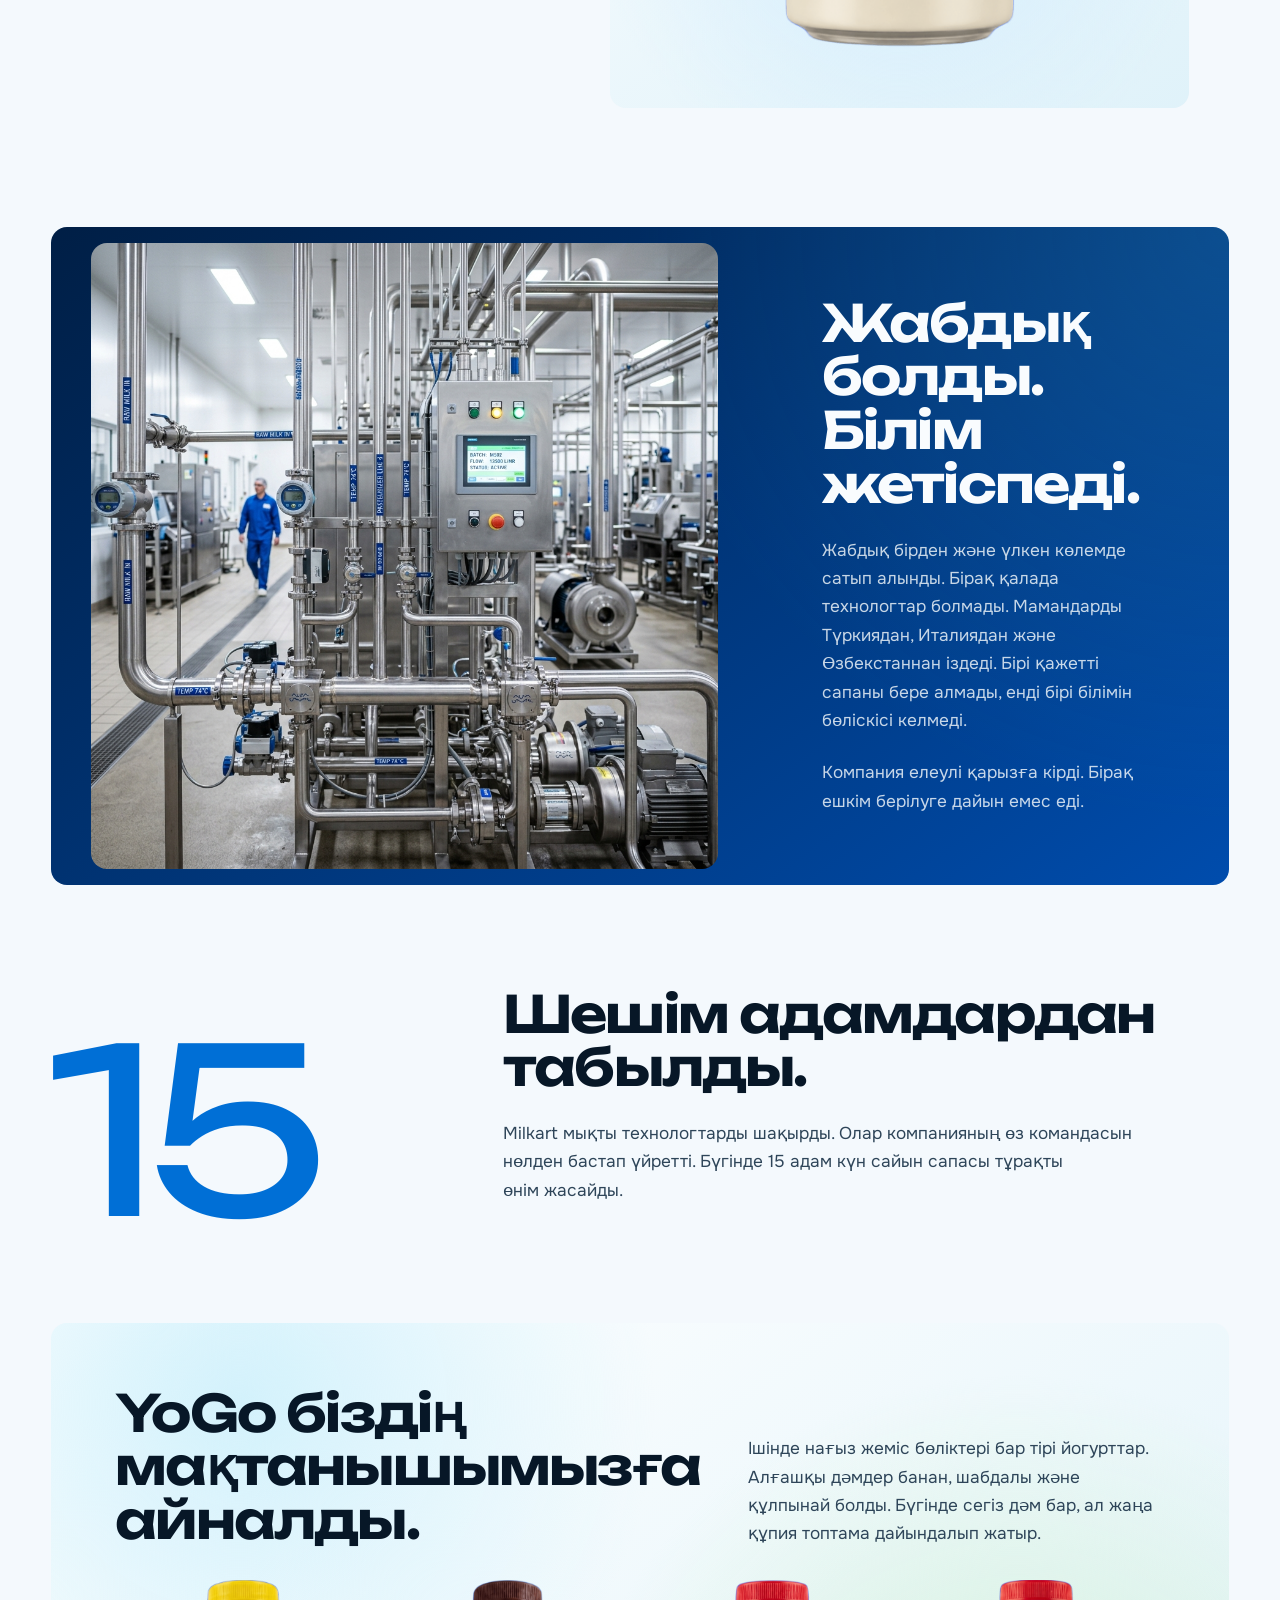
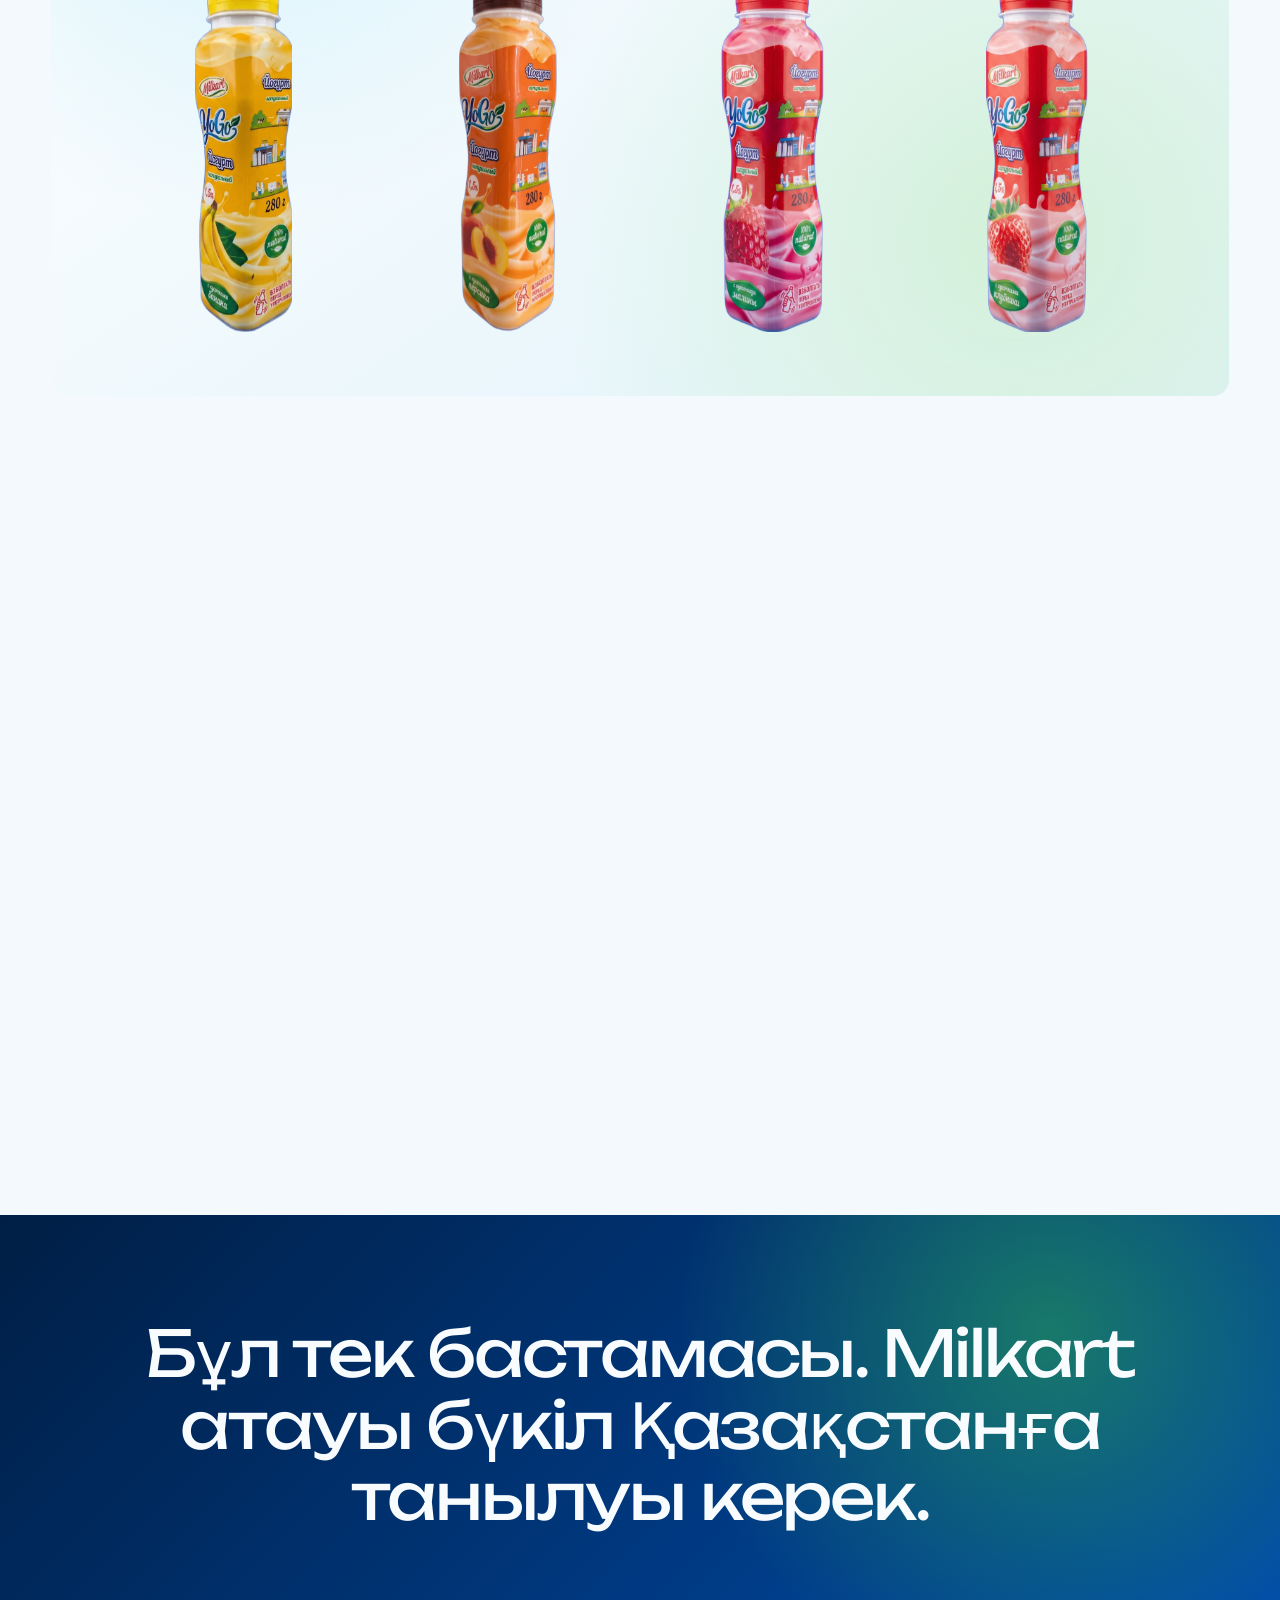
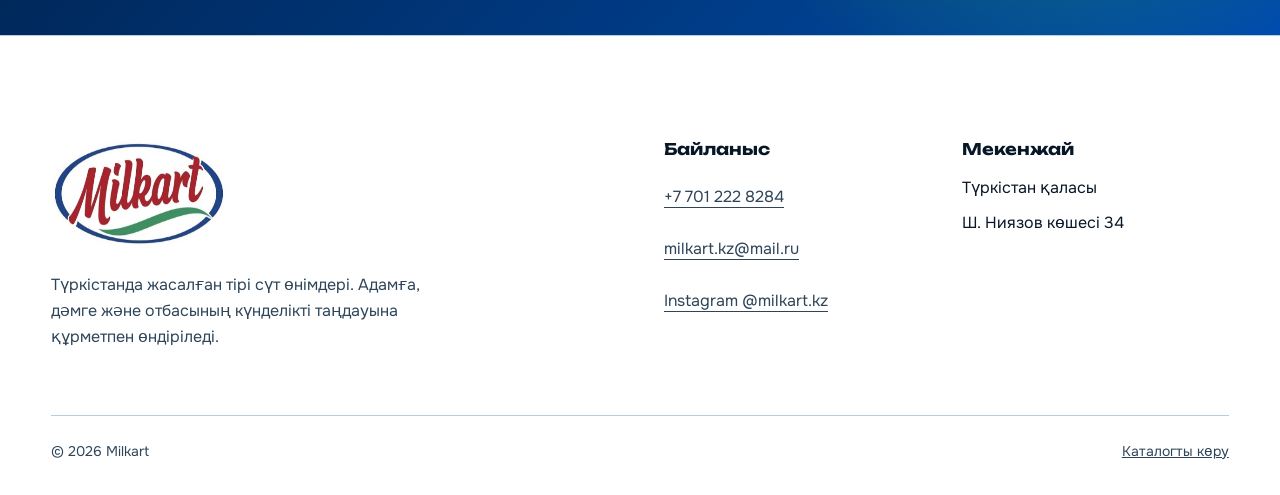
<file: history-kz.html>
<!doctype html>
<html lang="kk">
<head>
  <meta charset="utf-8">
  <meta name="viewport" content="width=device-width, initial-scale=1, viewport-fit=cover">
  <title>Біздің тарихымыз | Milkart</title>
  <meta name="description" content="Milkart тарихы: Түркістандағы алғашқы сүт өңдеу цехы, түрік айраны, өз командасы және YoGo желісінің дамуы.">
  <link rel="canonical" href="https://milkart.kz/history-kz.html">
  <link rel="alternate" hreflang="ru" href="https://milkart.kz/history.html">
  <link rel="alternate" hreflang="kk" href="https://milkart.kz/history-kz.html">
  <meta property="og:type" content="article">
  <meta property="og:site_name" content="Milkart">
  <meta property="og:locale" content="kk_KZ">
  <meta property="og:title" content="Біздің тарихымыз | Milkart">
  <meta property="og:description" content="Алғашқы түрік айранынан өз командамыз бен 26 өнімге дейінгі жол.">
  <meta property="og:url" content="https://milkart.kz/history-kz.html">
  <meta property="og:image" content="https://milkart.kz/footer_bg.png">
  <meta name="theme-color" content="#075b3a">
  <link rel="icon" href="fm_logo.png" type="image/png">
  <link rel="stylesheet" href="sections.css?v=20260711">
</head>
<body>
  <a class="skip-link" href="#main">Негізгі мазмұнға өту</a>
  <header class="site-header">
    <div class="nav-shell">
      <a class="brand" href="index-kz.html" aria-label="Milkart, басты бет"><img src="fm_logo.png" width="260" height="109" alt="Milkart"></a>
      <nav class="site-nav" data-site-nav aria-label="Негізгі навигация">
        <ul class="nav-list">
          <li><a class="nav-link" href="catalog-kz.html">Өнімдер</a></li>
          <li><a class="nav-link" href="history-kz.html" aria-current="page">Тарих</a></li>
          <li><a class="nav-link" href="goal-kz.html">Мақсаттар</a></li>
          <li><a class="nav-link" href="#contacts">Байланыс</a></li>
          <li class="mobile-language"><a class="nav-link" href="history.html" lang="ru">Русский</a></li>
        </ul>
      </nav>
      <div class="language" aria-label="Тілді таңдау"><a class="lang-link" href="history-kz.html" lang="kk" aria-current="page">KZ</a><a class="lang-link" href="history.html" lang="ru">RU</a></div>
      <button class="menu-toggle" type="button" data-menu-toggle aria-expanded="false" aria-label="Мәзірді ашу"><span></span><span></span><span></span></button>
    </div>
  </header>

  <main id="main">
    <section class="page-hero">
      <div class="page-hero-media"><img src="footer_bg.png" alt="Түнгі Түркістан" fetchpriority="high"></div>
      <div class="container page-hero-content">
        <h1 class="display page-hero-title">Бәрі айраннан басталды.</h1>
        <p class="page-hero-copy">Бұл батыл идея, күрделі жол және тұрақты өнім жасауды өз қолымен үйренген адамдар туралы тарих.</p>
      </div>
    </section>

    <article class="narrative">
      <div class="container">
        <section class="story-intro reveal">
          <p class="lead">Milkart Түркістанда қарапайым әрі батыл идеямен пайда болды: қаладағы алғашқы сүт өңдеу цехын ашу.</p>
          <div class="year-mark"><strong>2024</strong><span>Бабур Жалилов Milkart компаниясын құрды</span></div>
        </section>

        <section class="origin-grid">
          <div class="origin-copy reveal">
            <h2 class="display">Бұл қалада болмаған өнім.</h2>
            <p>Компанияның негізін қалаушы Жалилов Бабур оңай жол іздеген жоқ. Ол Түркістан үшін жаңа өнім жасағысы келді. Бастау нүктесі түрік айраны болды: балғын, табиғи әрі тірі.</p>
            <p>Бір өнімнен тұтас өндіріс өсті: айран, йогурт, брынза, қаймақ, моцарелла, көже, құртоба және қоюлатылған сүт.</p>
          </div>
          <figure class="media-frame origin-visual reveal"><img src="product/tur-ayran-0,45.png" alt="0,45 литрлік Milkart түрік айраны" loading="lazy"></figure>
        </section>

        <section class="challenge-block reveal">
          <figure class="media-frame challenge-media"><img src="history_machinery.png" alt="Сүт өндірісінің жабдығы" loading="lazy"></figure>
          <div class="challenge-copy">
            <h2 class="display">Жабдық болды. Білім жетіспеді.</h2>
            <p>Жабдық бірден және үлкен көлемде сатып алынды. Бірақ қалада технологтар болмады. Мамандарды Түркиядан, Италиядан және Өзбекстаннан іздеді. Бірі қажетті сапаны бере алмады, енді бірі білімін бөліскісі келмеді.</p>
            <p>Компания елеулі қарызға кірді. Бірақ ешкім берілуге дайын емес еді.</p>
          </div>
        </section>

        <section class="team-proof reveal">
          <div class="team-number" aria-label="15 адам">15</div>
          <div class="team-copy">
            <h2 class="display">Шешім адамдардан табылды.</h2>
            <p>Milkart мықты технологтарды шақырды. Олар компанияның өз командасын нөлден бастап үйретті. Бүгінде 15 адам күн сайын сапасы тұрақты өнім жасайды.</p>
          </div>
        </section>

        <section class="lineup-block reveal">
          <div class="lineup-head">
            <div class="lineup-copy"><h2 class="display">YoGo біздің мақтанышымызға айналды.</h2></div>
            <div class="lineup-copy"><p>Ішінде нағыз жеміс бөліктері бар тірі йогурттар. Алғашқы дәмдер банан, шабдалы және құлпынай болды. Бүгінде сегіз дәм бар, ал жаңа құпия топтама дайындалып жатыр.</p></div>
          </div>
          <div class="lineup-products" aria-label="YoGo йогурттарының топтамасы">
            <img src="product/yogo-banana.png" alt="YoGo банан" loading="lazy">
            <img src="product/yogo-peach.png" alt="YoGo шабдалы" loading="lazy">
            <img src="product/yogo-raspberry.png" alt="YoGo таңқурай" loading="lazy">
            <img src="product/yogo-strawberry.png" alt="YoGo құлпынай" loading="lazy">
          </div>
        </section>

        <section class="distribution-block">
          <div class="distribution-copy reveal">
            <h2 class="display">Енді тек Түркістан емес.</h2>
            <p>Өнімдер Кентау мен Қызылордаға жеткізіледі. Келесі қадам: Шымкенттегі Magnum сөрелері. Ең басты қағида өзгермейді, сапа әр адамға қолжетімді болуы керек.</p>
          </div>
          <div class="city-stack reveal" aria-label="Milkart географиясы">
            <span>Түркістан<small>Брендтің отаны</small></span>
            <span>Кентау<small>Сатылымда бар</small></span>
            <span>Қызылорда<small>Сатылымда бар</small></span>
            <span>Шымкент<small>Келесі қадам</small></span>
          </div>
        </section>
      </div>
    </article>

    <section class="closing-statement"><p>Бұл тек бастамасы. Milkart атауы бүкіл Қазақстанға танылуы керек.</p></section>
  </main>

  <footer class="site-footer" id="contacts">
    <div class="container">
      <div class="footer-grid">
        <div class="footer-brand"><img src="fm_logo.png" width="260" height="109" alt="Milkart"><p>Түркістанда жасалған тірі сүт өнімдері. Адамға, дәмге және отбасының күнделікті таңдауына құрметпен өндіріледі.</p></div>
        <div class="footer-contacts">
          <div><h2>Байланыс</h2><ul class="footer-links"><li><a href="tel:+77012228284">+7 701 222 8284</a></li><li><a href="mailto:milkart.kz@mail.ru">milkart.kz@mail.ru</a></li><li><a href="https://instagram.com/milkart.kz" target="_blank" rel="noopener">Instagram @milkart.kz</a></li></ul></div>
          <div><h2>Мекенжай</h2><ul class="footer-links"><li>Түркістан қаласы</li><li>Ш. Ниязов көшесі 34</li></ul></div>
        </div>
      </div>
      <div class="footer-bottom"><span>© <span data-year>2026</span> Milkart</span><a href="catalog-kz.html">Каталогты көру</a></div>
    </div>
  </footer>
  <script src="sections.js?v=20260711" defer></script>
</body>
</html>
</file>
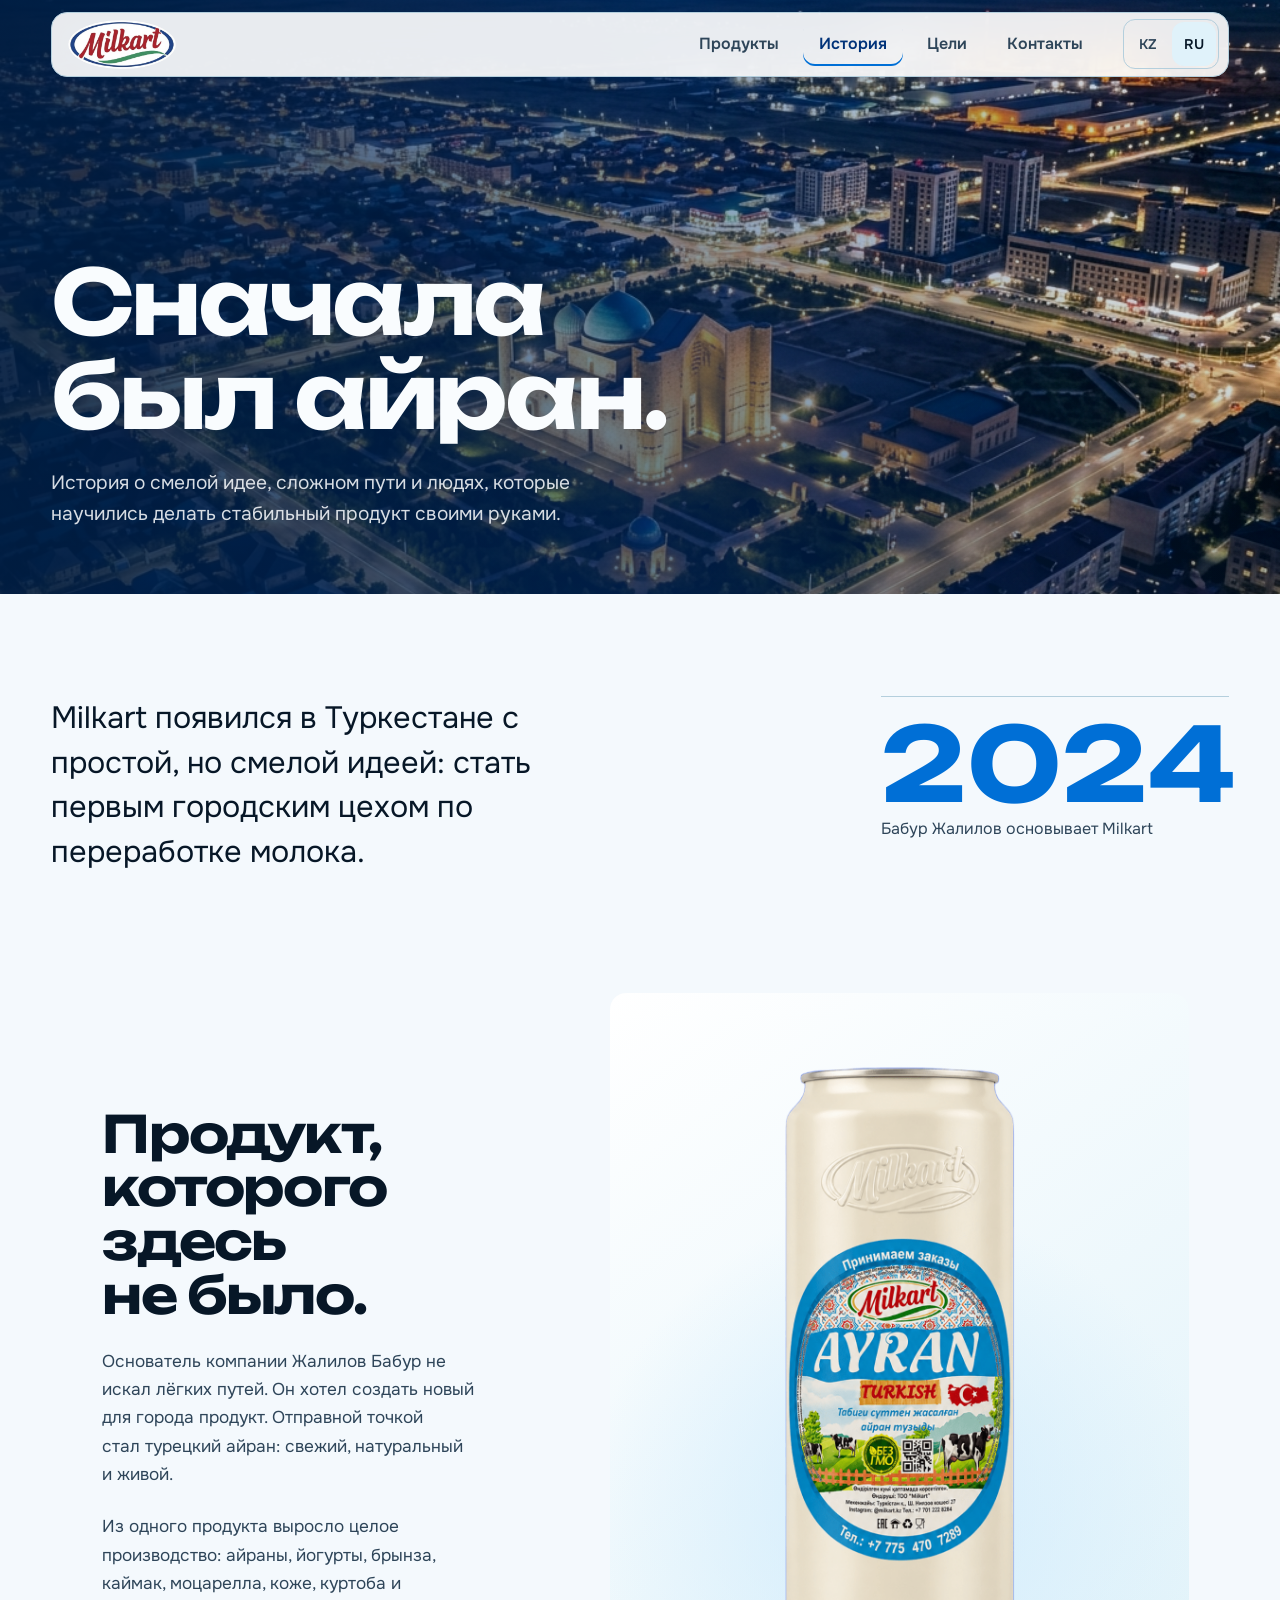
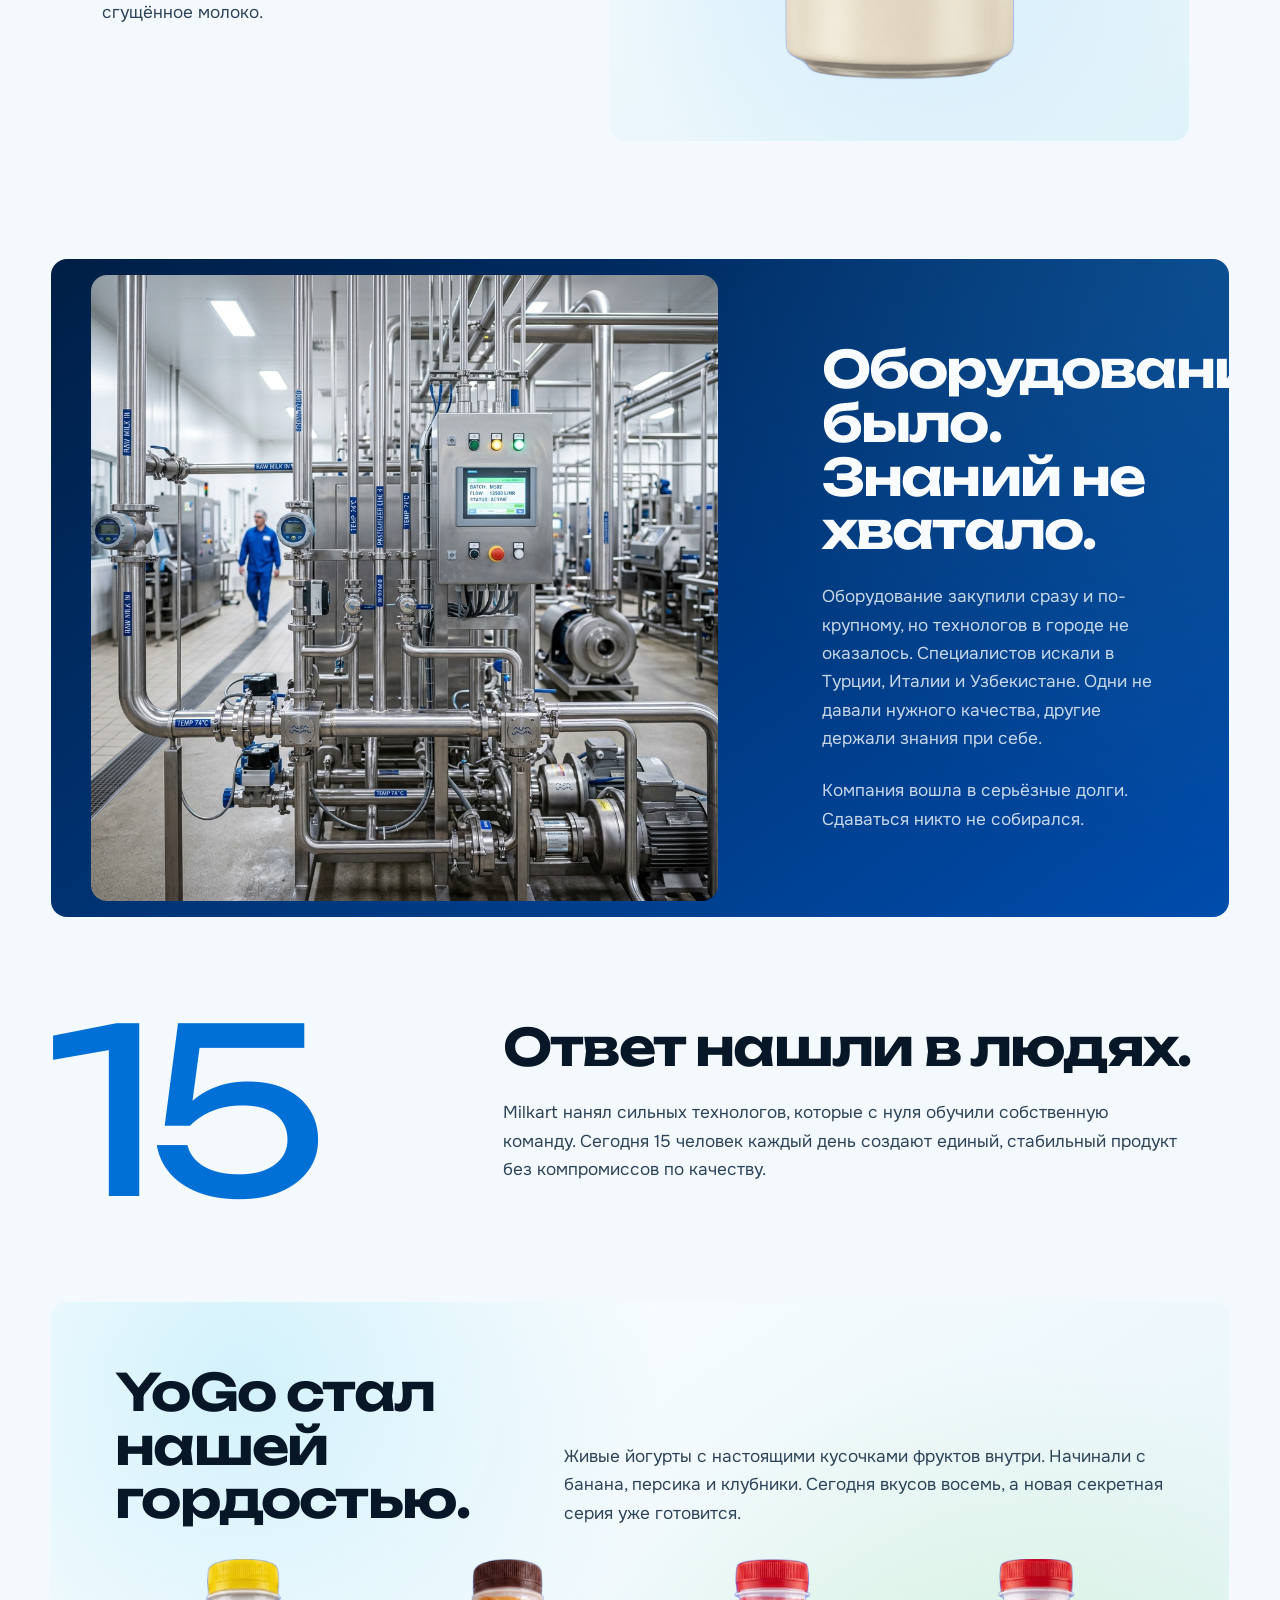
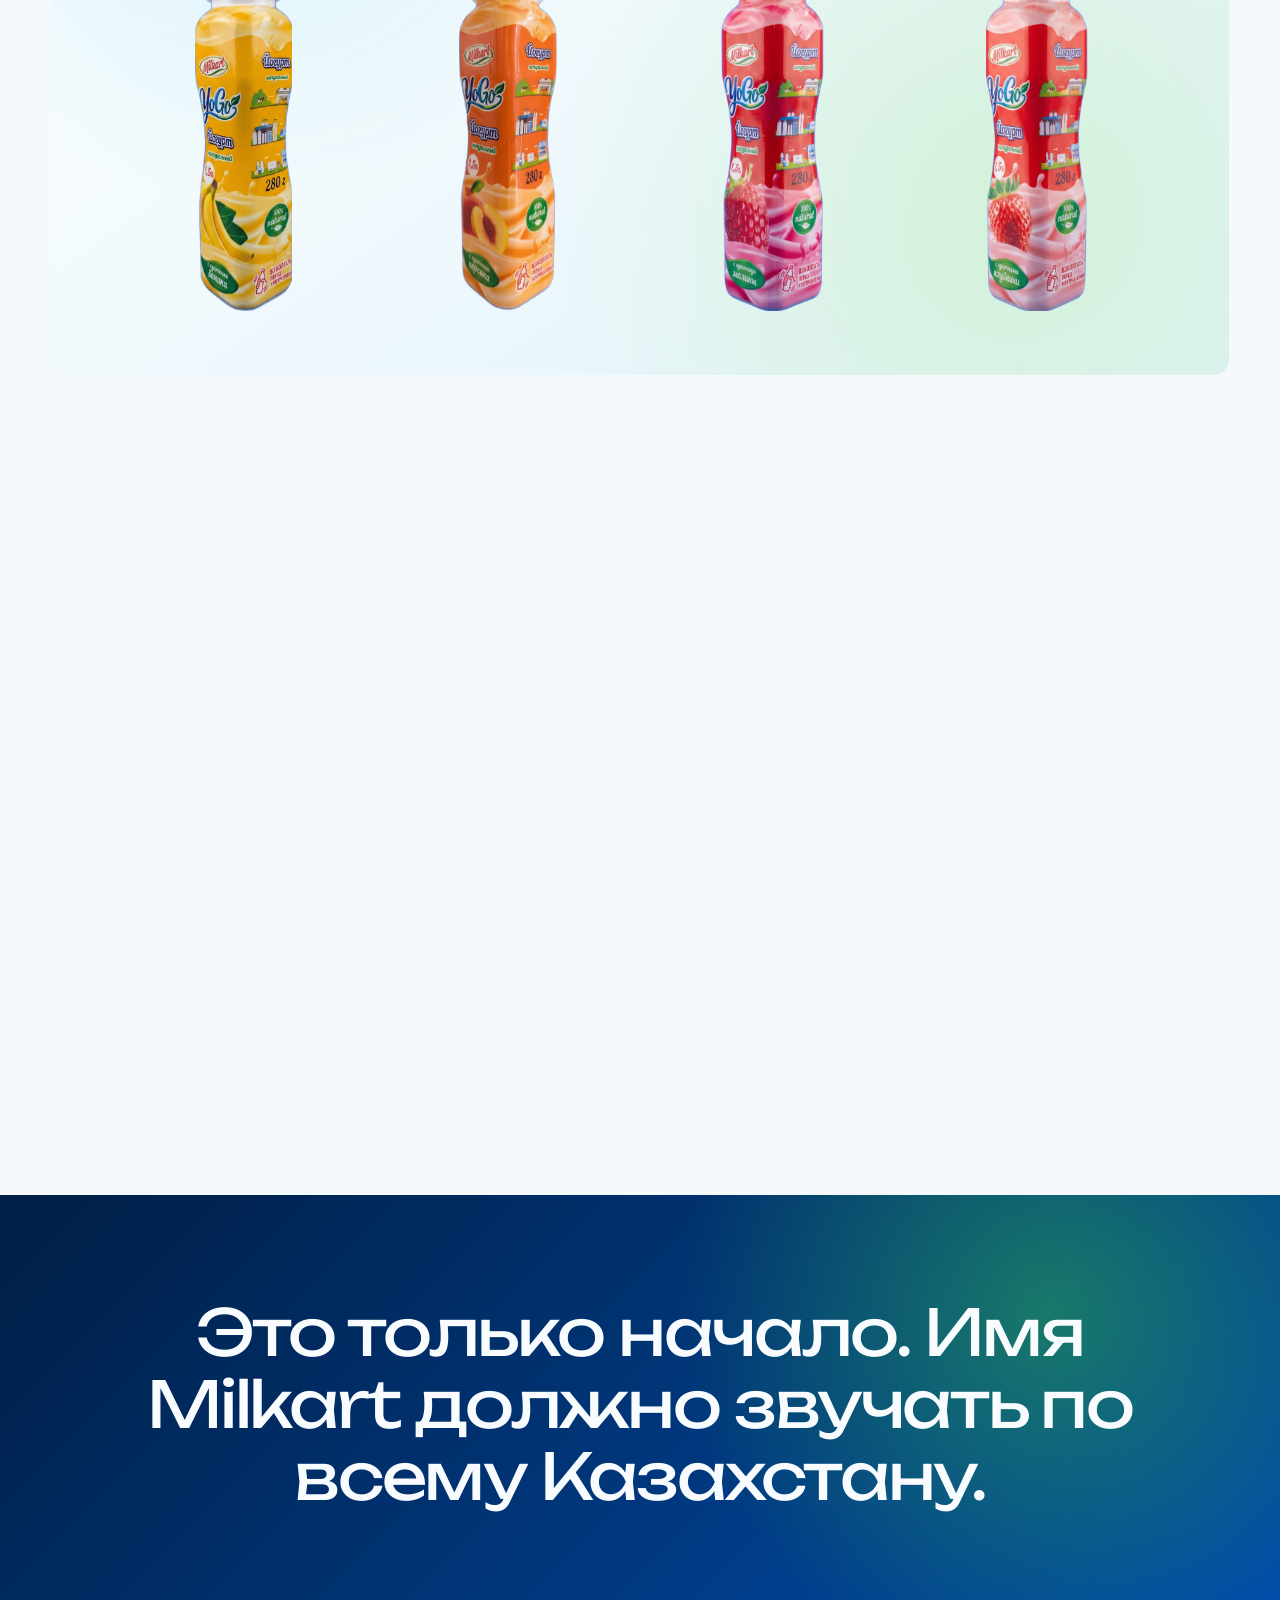
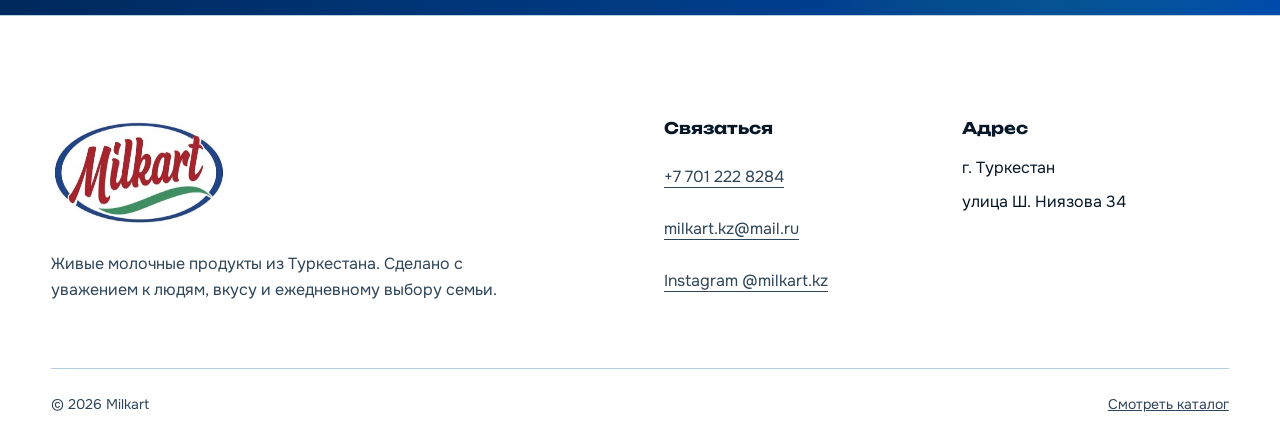
<file: history.html>
<!doctype html>
<html lang="ru">
<head>
  <meta charset="utf-8">
  <meta name="viewport" content="width=device-width, initial-scale=1, viewport-fit=cover">
  <title>Наша история | Milkart</title>
  <meta name="description" content="История Milkart: первый цех по переработке молока в Туркестане, турецкий айран, собственная команда и рост линейки YoGo.">
  <link rel="canonical" href="https://milkart.kz/history.html">
  <link rel="alternate" hreflang="ru" href="https://milkart.kz/history.html">
  <link rel="alternate" hreflang="kk" href="https://milkart.kz/history-kz.html">
  <meta property="og:type" content="article">
  <meta property="og:site_name" content="Milkart">
  <meta property="og:locale" content="ru_RU">
  <meta property="og:title" content="Наша история | Milkart">
  <meta property="og:description" content="От первого турецкого айрана до собственной команды и 26 продуктов.">
  <meta property="og:url" content="https://milkart.kz/history.html">
  <meta property="og:image" content="https://milkart.kz/footer_bg.png">
  <meta name="theme-color" content="#075b3a">
  <link rel="icon" href="fm_logo.png" type="image/png">
  <link rel="stylesheet" href="sections.css?v=20260711">
</head>
<body>
  <a class="skip-link" href="#main">К основному содержанию</a>
  <header class="site-header">
    <div class="nav-shell">
      <a class="brand" href="index.html" aria-label="Milkart, главная"><img src="fm_logo.png" width="260" height="109" alt="Milkart"></a>
      <nav class="site-nav" data-site-nav aria-label="Основная навигация">
        <ul class="nav-list">
          <li><a class="nav-link" href="catalog.html">Продукты</a></li>
          <li><a class="nav-link" href="history.html" aria-current="page">История</a></li>
          <li><a class="nav-link" href="goal.html">Цели</a></li>
          <li><a class="nav-link" href="#contacts">Контакты</a></li>
          <li class="mobile-language"><a class="nav-link" href="history-kz.html" lang="kk">Қазақша</a></li>
        </ul>
      </nav>
      <div class="language" aria-label="Выбор языка">
        <a class="lang-link" href="history-kz.html" lang="kk">KZ</a><a class="lang-link" href="history.html" lang="ru" aria-current="page">RU</a>
      </div>
      <button class="menu-toggle" type="button" data-menu-toggle aria-expanded="false" aria-label="Открыть меню"><span></span><span></span><span></span></button>
    </div>
  </header>

  <main id="main">
    <section class="page-hero">
      <div class="page-hero-media"><img src="footer_bg.png" alt="Туркестан ночью" fetchpriority="high"></div>
      <div class="container page-hero-content">
        <h1 class="display page-hero-title">Сначала был айран.</h1>
        <p class="page-hero-copy">История о смелой идее, сложном пути и людях, которые научились делать стабильный продукт своими руками.</p>
      </div>
    </section>

    <article class="narrative">
      <div class="container">
        <section class="story-intro reveal">
          <p class="lead">Milkart появился в Туркестане с простой, но смелой идеей: стать первым городским цехом по переработке молока.</p>
          <div class="year-mark"><strong>2024</strong><span>Бабур Жалилов основывает Milkart</span></div>
        </section>

        <section class="origin-grid">
          <div class="origin-copy reveal">
            <h2 class="display">Продукт, которого здесь не было.</h2>
            <p>Основатель компании Жалилов Бабур не искал лёгких путей. Он хотел создать новый для города продукт. Отправной точкой стал турецкий айран: свежий, натуральный и живой.</p>
            <p>Из одного продукта выросло целое производство: айраны, йогурты, брынза, каймак, моцарелла, коже, куртоба и сгущённое молоко.</p>
          </div>
          <figure class="media-frame origin-visual reveal">
            <img src="product/tur-ayran-0,45.png" alt="Бутылка турецкого айрана Milkart объёмом 0,45 литра" loading="lazy">
          </figure>
        </section>

        <section class="challenge-block reveal">
          <figure class="media-frame challenge-media"><img src="history_machinery.png" alt="Оборудование молочного производства" loading="lazy"></figure>
          <div class="challenge-copy">
            <h2 class="display">Оборудование было. Знаний не хватало.</h2>
            <p>Оборудование закупили сразу и по-крупному, но технологов в городе не оказалось. Специалистов искали в Турции, Италии и Узбекистане. Одни не давали нужного качества, другие держали знания при себе.</p>
            <p>Компания вошла в серьёзные долги. Сдаваться никто не собирался.</p>
          </div>
        </section>

        <section class="team-proof reveal">
          <div class="team-number" aria-label="15 человек">15</div>
          <div class="team-copy">
            <h2 class="display">Ответ нашли в людях.</h2>
            <p>Milkart нанял сильных технологов, которые с нуля обучили собственную команду. Сегодня 15 человек каждый день создают единый, стабильный продукт без компромиссов по качеству.</p>
          </div>
        </section>

        <section class="lineup-block reveal">
          <div class="lineup-head">
            <div class="lineup-copy"><h2 class="display">YoGo стал нашей гордостью.</h2></div>
            <div class="lineup-copy"><p>Живые йогурты с настоящими кусочками фруктов внутри. Начинали с банана, персика и клубники. Сегодня вкусов восемь, а новая секретная серия уже готовится.</p></div>
          </div>
          <div class="lineup-products" aria-label="Линейка йогуртов YoGo">
            <img src="product/yogo-banana.png" alt="YoGo банан" loading="lazy">
            <img src="product/yogo-peach.png" alt="YoGo персик" loading="lazy">
            <img src="product/yogo-raspberry.png" alt="YoGo малина" loading="lazy">
            <img src="product/yogo-strawberry.png" alt="YoGo клубника" loading="lazy">
          </div>
        </section>

        <section class="distribution-block">
          <div class="distribution-copy reveal">
            <h2 class="display">Теперь не только Туркестан.</h2>
            <p>Продукция уже идёт в Кентау и Кызылорду. Следующий шаг: полки Magnum в Шымкенте. Главное остаётся неизменным, качество должно быть доступно каждому.</p>
          </div>
          <div class="city-stack reveal" aria-label="География Milkart">
            <span>Туркестан<small>Дом бренда</small></span>
            <span>Кентау<small>Уже в продаже</small></span>
            <span>Кызылорда<small>Уже в продаже</small></span>
            <span>Шымкент<small>Следующий шаг</small></span>
          </div>
        </section>
      </div>
    </article>

    <section class="closing-statement"><p>Это только начало. Имя Milkart должно звучать по всему Казахстану.</p></section>
  </main>

  <footer class="site-footer" id="contacts">
    <div class="container">
      <div class="footer-grid">
        <div class="footer-brand"><img src="fm_logo.png" width="260" height="109" alt="Milkart"><p>Живые молочные продукты из Туркестана. Сделано с уважением к людям, вкусу и ежедневному выбору семьи.</p></div>
        <div class="footer-contacts">
          <div><h2>Связаться</h2><ul class="footer-links"><li><a href="tel:+77012228284">+7 701 222 8284</a></li><li><a href="mailto:milkart.kz@mail.ru">milkart.kz@mail.ru</a></li><li><a href="https://instagram.com/milkart.kz" target="_blank" rel="noopener">Instagram @milkart.kz</a></li></ul></div>
          <div><h2>Адрес</h2><ul class="footer-links"><li>г. Туркестан</li><li>улица Ш. Ниязова 34</li></ul></div>
        </div>
      </div>
      <div class="footer-bottom"><span>© <span data-year>2026</span> Milkart</span><a href="catalog.html">Смотреть каталог</a></div>
    </div>
  </footer>
  <script src="sections.js?v=20260711" defer></script>
</body>
</html>
</file>
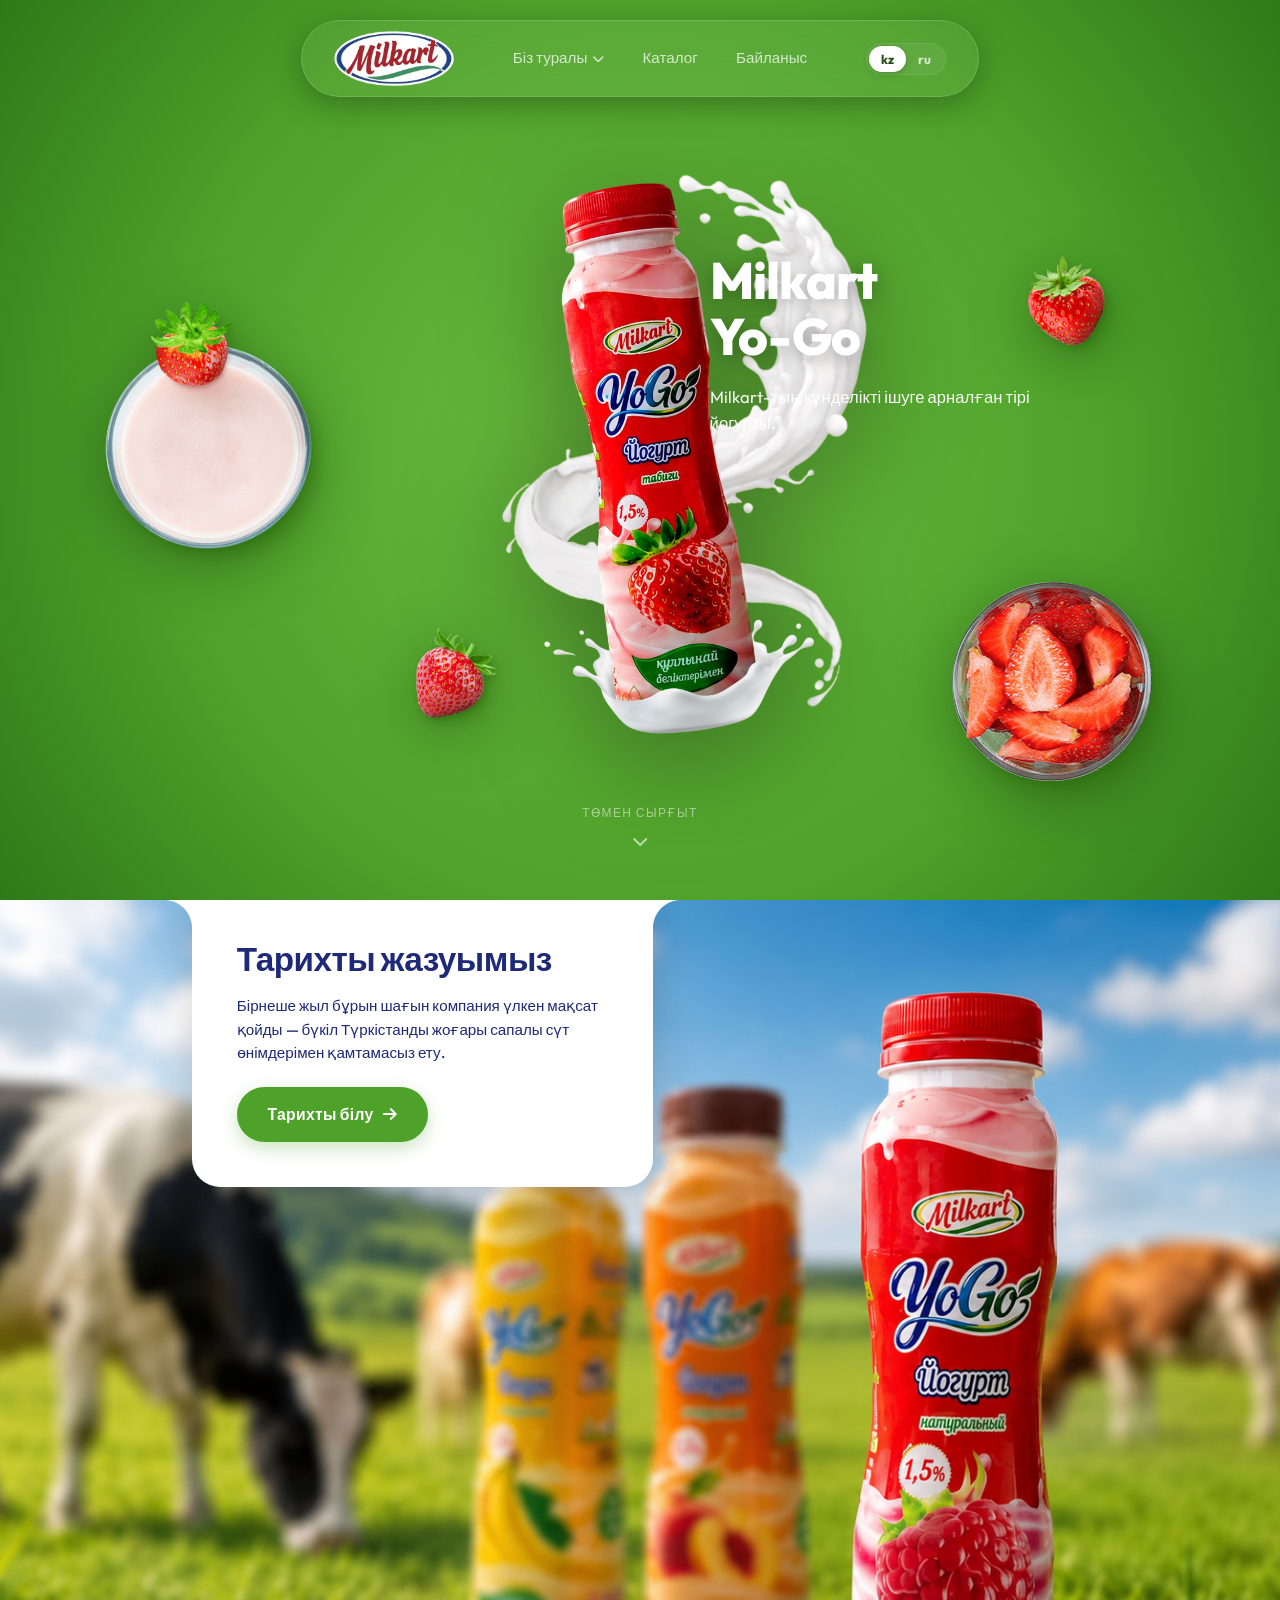
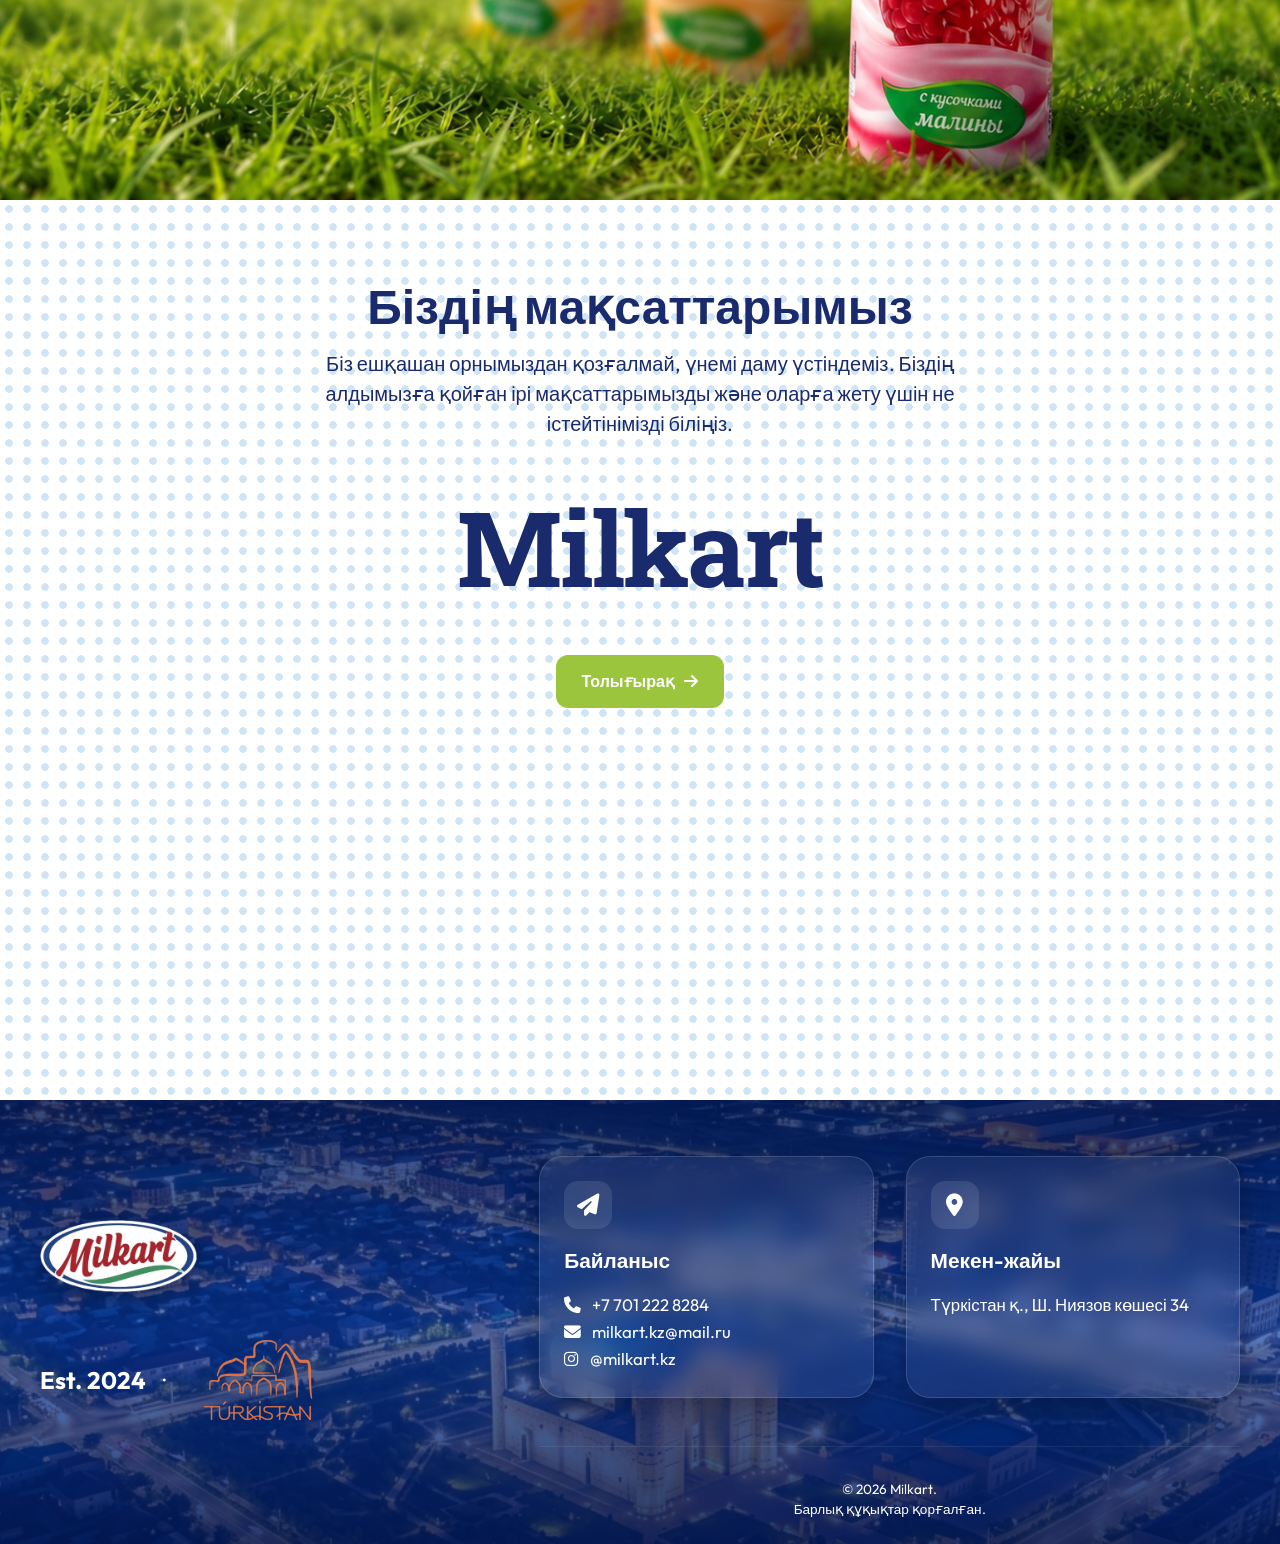
<file: index-kz.html>
<!DOCTYPE html>
<html lang="kk">
<head>
  <meta charset="UTF-8">
  <meta name="viewport" content="width=device-width, initial-scale=1.0">
  <title>Milkart — Түркістаннан сүт өнімдері</title>
  <meta name="description" content="Milkart компаниясы 2024 жылы Түркістан қаласында негізі қаланды. Сүт және сүт өнімдерін өндіретін өз саласындағы алғашқы жоғары технологиялық компания.">
  <link rel="stylesheet" href="index.css?v=8">

  <script>
    if ('scrollRestoration' in history) {
      history.scrollRestoration = 'manual';
    }
    window.addEventListener('beforeunload', () => window.scrollTo(0, 0));
  </script>

  <meta property="og:title" content="Milkart — Түркістаннан сүт өнімдері">
  <meta property="og:description" content="Түркістандағы жоғары технологиялық сүт өнімдерін өндіру. Мақсатымыз — бүкіл әлемді сапалы сүтпен қамтамасыз ету.">
  <meta property="og:image" content="fm_logo.png">
  <meta property="og:type" content="website">

  <link rel="stylesheet" href="https://cdnjs.cloudflare.com/ajax/libs/font-awesome/6.4.0/css/all.min.css">

  <!-- Handwritten Cyrillic font for the goal phrase -->
  <link rel="preconnect" href="https://fonts.googleapis.com">
  <link rel="preconnect" href="https://fonts.gstatic.com" crossorigin>
  <link href="https://fonts.googleapis.com/css2?family=Marck+Script&display=swap" rel="stylesheet">
</head>
<body data-lang="kz">

  <header>
    <div class="minibar" id="main-minibar">
      <a href="#hero" class="minibar-brand" id="brand-link">
        <div class="minibar-logo-placeholder" id="minibar-logo-placeholder">
          <img src="fm_logo.png" alt="Milkart Logo" style="width: 100%; height: 100%; object-fit: contain;">
        </div>
      </a>

      <nav>
        <ul class="nav-menu" id="nav-menu">
          <li class="nav-item">
            <span class="nav-link" id="nav-about">
              Біз туралы <i class="fa-solid fa-chevron-down chevron"></i>
            </span>
            <div class="dropdown-menu">
              <a href="goal-kz.html" class="dropdown-item">Біздің мақсатымыз</a>
              <a href="history-kz.html" class="dropdown-item">Біздің тарихымыз</a>
            </div>
          </li>
          <li class="nav-item">
            <a href="catalog.html" class="nav-link">Каталог</a>
          </li>
          <li class="nav-item">
            <a href="#footer" class="nav-link scroll-trigger">Байланыс</a>
          </li>
        </ul>
      </nav>

      <div class="lang-switcher" id="lang-switcher" data-lang="kz" role="button" aria-label="Toggle language">
        <span class="lang-btn active" id="btn-kz">kz</span>
        <span class="lang-btn" id="btn-ru">ru</span>
        <div class="lang-slider"></div>
      </div>

      <button class="hamburger" id="hamburger-menu" aria-label="Open navigation menu">
        <span></span>
        <span></span>
        <span></span>
      </button>
    </div>
  </header>

  <section class="hero product-hero" id="hero">
    <img src="zhivoi-glassLeft.png" alt="" class="deco deco-glass-left" aria-hidden="true">
    <img src="zhivoi-straws-right.png" alt="" class="deco deco-straws-tr" aria-hidden="true">
    <img src="zhivoi-straws-left.png" alt="" class="deco deco-straws-bl" aria-hidden="true">
    <img src="zhivoi-glass-right.png" alt="" class="deco deco-glass-right" aria-hidden="true">

    <div class="product-hero-inner">
      <div class="product-image-wrap">
        <img src="product.png" alt="Milkart product" class="product-image">
      </div>
      <div class="product-info">
        <h1 class="product-title">Milkart<br>Yo-Go</h1>
        <p class="product-desc">Milkart-тың күнделікті ішуге арналған тірі йогурты.</p>
      </div>
    </div>

    <div class="scroll-indicator" id="scroll-indicator">
      <span class="scroll-indicator-text">Төмен сырғыт</span>
      <div class="scroll-indicator-arrow">
        <svg width="24" height="24" viewBox="0 0 24 24" fill="none" stroke="currentColor" stroke-width="2" stroke-linecap="round" stroke-linejoin="round">
          <polyline points="6 9 12 15 18 9"></polyline>
        </svg>
      </div>
    </div>
  </section>

  <section class="history-block" id="promo-history">
    <div class="hero-card">
      <h2 class="hero-card-title">Тарихты жазуымыз</h2>
      <p class="hero-card-desc">Бірнеше жыл бұрын шағын компания үлкен мақсат қойды — бүкіл Түркістанды жоғары сапалы сүт өнімдерімен қамтамасыз ету.</p>
      <a href="history-kz.html" class="hero-card-btn">Тарихты білу <i class="fa-solid fa-arrow-right"></i></a>
    </div>
  </section>

  <!-- ---------------------------------------------------- -->
  <!-- GOALS BLOCK                                           -->
  <!-- ---------------------------------------------------- -->
  <section class="goals-section">
    <div class="goals-container">
      <h2 class="goals-title">Біздің мақсаттарымыз</h2>
      <p class="goals-subtitle">Біз ешқашан орнымыздан қозғалмай, үнемі даму үстіндеміз. Біздің алдымызға қойған ірі мақсаттарымызды және оларға жету үшін не істейтінімізді біліңіз.</p>
      <div class="goals-brand" aria-hidden="true">
        <span class="goals-brand-text">Milkart</span>
      </div>
      <a href="goal-kz.html" class="goals-btn">Толығырақ <i class="fa-solid fa-arrow-right"></i></a>
    </div>
  </section>

  <section class="footer-section" id="footer">
    <div class="promo-bg">
      <img src="footer_bg.png" alt="Turkestan city at twilight" loading="lazy">
    </div>
    <div class="footer-overlay"></div>

    <div class="footer-content">
      <div class="footer-brand-column">
        <div class="footer-logo">
          <img src="fm_logo.png" alt="Milkart Logo">
        </div>
        <div class="footer-meta">
          <span style="font-size: 1.5rem; font-weight: 700;">Est. 2024</span>
          <span>•</span>
          <img src="turkistan_logo.png" alt="Түркістан" class="turkistan-logo" style="height: 150px; width: auto; vertical-align: middle;">
        </div>
      </div>

      <div class="footer-info-grid">
        <div class="contact-card">
          <div class="contact-icon">
            <i class="fa-solid fa-paper-plane"></i>
          </div>
          <h3>Байланыс</h3>
          <p>
            <a href="tel:+77012228284"><i class="fa-solid fa-phone" style="margin-right: 0.5rem;"></i> +7 701 222 8284</a><br>
            <a href="mailto:milkart.kz@mail.ru"><i class="fa-solid fa-envelope" style="margin-right: 0.5rem;"></i> milkart.kz@mail.ru</a><br>
            <a href="https://instagram.com/milkart.kz" target="_blank" rel="noopener"><i class="fa-brands fa-instagram" style="margin-right: 0.5rem;"></i> @milkart.kz</a>
          </p>
        </div>

        <div class="contact-card">
          <div class="contact-icon">
            <i class="fa-solid fa-location-dot"></i>
          </div>
          <h3>Мекен-жайы</h3>
          <p>Түркістан қ., Ш. Ниязов көшесі 34</p>
        </div>

        <div class="copyright-bar">
          <p>&copy; <span id="copyright-year">2026</span> Milkart.<br> Барлық құқықтар қорғалған.</p>
        </div>
      </div>
    </div>
  </section>

  <script>
    window.scrollTo(0, 0);

    // Language switcher — redirect to RU version
    document.getElementById('lang-switcher').addEventListener('click', () => {
      window.location.href = 'index.html';
    });

    // Mobile menu
    const hamburger = document.getElementById('hamburger-menu');
    const navMenu = document.getElementById('nav-menu');
    const navAbout = document.getElementById('nav-about');
    const navItemAbout = navAbout.closest('.nav-item');

    hamburger.addEventListener('click', () => {
      hamburger.classList.toggle('open');
      navMenu.classList.toggle('open');
    });

    document.querySelectorAll('.nav-menu .scroll-trigger').forEach(link => {
      link.addEventListener('click', () => {
        hamburger.classList.remove('open');
        navMenu.classList.remove('open');
      });
    });

    navAbout.addEventListener('click', (e) => {
      if (window.innerWidth <= 768) {
        e.preventDefault();
        navItemAbout.classList.toggle('open');
      }
    });

    // Smooth scroll for in-page anchors
    document.querySelectorAll('.scroll-trigger').forEach(trigger => {
      trigger.addEventListener('click', function(e) {
        const targetId = this.getAttribute('href');
        if (targetId.startsWith('#')) {
          e.preventDefault();
          const targetSection = document.querySelector(targetId);
          if (targetSection) targetSection.scrollIntoView({ behavior: 'smooth' });
        }
      });
    });

    document.getElementById('copyright-year').textContent = new Date().getFullYear();

    // Hide scroll indicator past hero
    const scrollIndicator = document.getElementById('scroll-indicator');
    scrollIndicator.addEventListener('click', () => {
      const target = document.getElementById('promo-history');
      if (target) target.scrollIntoView({ behavior: 'smooth', block: 'start' });
    });
    window.addEventListener('scroll', () => {
      const heroSection = document.getElementById('hero');
      const rect = heroSection.getBoundingClientRect();
      if (rect.bottom < 0) {
        scrollIndicator.style.opacity = '0';
        scrollIndicator.style.pointerEvents = 'none';
      } else {
        scrollIndicator.style.opacity = '';
        scrollIndicator.style.pointerEvents = '';
      }
    });

    document.addEventListener('DOMContentLoaded', () => {
      window.scrollTo(0, 0);
    });
  </script>
</body>
</html>
</file>
<file: index.css>
/* Custom font from Google Fonts */
@import url('https://fonts.googleapis.com/css2?family=Outfit:wght@300;400;500;600;700;800&display=swap');
@import url('https://fonts.googleapis.com/css2?family=Cormorant+Garamond:ital,wght@0,300;0,400;0,500;1,300;1,400&display=swap');
@import url('https://fonts.googleapis.com/css2?family=Roboto+Slab:wght@700&display=swap');

@font-face {
  font-family: 'RUSJellyka';
  src: url('fonts/RUSJellyka-Love-and-Passion.ttf') format('truetype');
  font-weight: normal;
  font-style: normal;
  font-display: swap;
}

/* Variables and Design Tokens */
:root {
  --font-family: 'Outfit', -apple-system, BlinkMacSystemFont, 'Segoe UI', Roboto, sans-serif;
  
  /* Green & Warm Cream Theme Palette */
  --bg-color-start: #6cbf3f;            /* Bright Grass Green (center) */
  --bg-color-mid: #4ea22a;              /* Saturated Green */
  --bg-color-end: #1f4d12;              /* Deep Forest Green (edges) */

  --milk-primary: #ffffff;              /* White */
  --milk-cream: #fff8e7;                /* Warm cream */
  --milk-trans-90: rgba(255, 255, 255, 0.9);
  --milk-trans-75: rgba(255, 255, 255, 0.75);
  --milk-trans-50: rgba(255, 255, 255, 0.5);
  --milk-trans-25: rgba(255, 255, 255, 0.25);
  --milk-trans-10: rgba(255, 255, 255, 0.1);

  --text-primary: #ffffff;
  --text-muted: rgba(255, 255, 255, 0.75);
  --text-accent: #ffd95a;               /* Warm Yellow/Gold — complements green */
  --accent-color: #f0a830;              /* Deep Amber */

  --glass-bg: rgba(255, 255, 255, 0.06);
  --glass-border: rgba(255, 255, 255, 0.14);
  --glass-shadow: rgba(0, 0, 0, 0.3);
}

/* Reset & Global Styles */
*, *::before, *::after {
  box-sizing: border-box;
  margin: 0;
  padding: 0;
}

html {
  font-family: var(--font-family);
  font-size: 16px;
  color: var(--text-primary);
  scroll-behavior: smooth;
  overflow-x: hidden;
}

body {
  background-color: var(--bg-color-end);
  background-image: radial-gradient(circle at center, var(--bg-color-mid) 0%, var(--bg-color-start) 60%, var(--bg-color-end) 100%);
  background-attachment: fixed;
  min-height: 100vh;
  line-height: 1.5;
  -webkit-font-smoothing: antialiased;
  overflow-x: hidden;
}

section {
  height: 100vh;
  width: 100vw;
  position: relative;
  overflow: hidden;
  display: flex;
  flex-direction: column;
}

/* Base Utility for Flex Centering */
.flex-center {
  display: flex;
  align-items: center;
  justify-content: center;
}

/* ---------------------------------------------------- */
/* HEADER & MINIBAR STYLES                             */
/* ---------------------------------------------------- */
header {
  position: fixed;
  top: 0;
  left: 0;
  width: 100%;
  z-index: 100;
  padding: 1.25rem 2rem;
  display: flex;
  justify-content: center;
}

.minibar {
  display: flex;
  align-items: center;
  justify-content: space-between;
  gap: 3.5rem;
  background: var(--glass-bg);
  border: 1px solid var(--glass-border);
  backdrop-filter: blur(16px);
  -webkit-backdrop-filter: blur(16px);
  padding: 0.6rem 2rem;
  border-radius: 50px;
  box-shadow: 0 8px 32px var(--glass-shadow);
  max-width: 95%;
  transition: all 0.3s cubic-bezier(0.4, 0, 0.2, 1);
}

.minibar:hover {
  border-color: rgba(255, 255, 255, 0.25);
  box-shadow: 0 12px 40px rgba(0, 0, 0, 0.4), 0 0 15px rgba(255, 217, 90, 0.1);
}

/* Brand/Logo on bar */
.minibar-brand {
  font-weight: 800;
  font-size: 1.3rem;
  letter-spacing: 1px;
  background: linear-gradient(135deg, #ffffff 0%, var(--text-accent) 100%);
  -webkit-background-clip: text;
  -webkit-text-fill-color: transparent;
  text-decoration: none;
  display: flex;
  align-items: center;
  gap: 0.5rem;
}

.minibar-logo-placeholder {
  width: 120px;
  height: 56px;
  flex-shrink: 0;
  background: transparent;
}

/* Navigation Links */
.nav-menu {
  display: flex;
  align-items: center;
  list-style: none;
  gap: 2rem;
}

.nav-item {
  position: relative;
}

.nav-item::before {
  content: '';
  position: absolute;
  bottom: -8px;
  left: 0;
  right: 0;
  height: 20px;
}

.nav-link {
  color: var(--text-muted);
  text-decoration: none;
  font-size: 0.95rem;
  font-weight: 500;
  padding: 0.5rem 0.2rem;
  display: flex;
  align-items: center;
  gap: 0.3rem;
  cursor: pointer;
  transition: color 0.25s ease;
}

.nav-item:hover .nav-link {
  color: var(--text-primary);
}

/* Nav underlines */
.nav-link::after {
  content: '';
  position: absolute;
  bottom: 0;
  left: 0;
  width: 100%;
  height: 2px;
  background: linear-gradient(to right, var(--text-accent), var(--milk-primary));
  transform: scaleX(0);
  transform-origin: right;
  transition: transform 0.3s cubic-bezier(0.4, 0, 0.2, 1);
}

.nav-link:hover::after {
  transform: scaleX(1);
  transform-origin: left;
}

/* Dropdown Menu styling */
.dropdown-menu {
  position: absolute;
  top: 100%;
  left: 50%;
  transform: translateX(-50%) translateY(10px);
  background: rgba(20, 50, 15, 0.9);
  border: 1px solid var(--glass-border);
  backdrop-filter: blur(16px);
  -webkit-backdrop-filter: blur(16px);
  border-radius: 16px;
  padding: 0.75rem;
  min-width: 200px;
  box-shadow: 0 10px 30px rgba(0, 0, 0, 0.5);
  opacity: 0;
  visibility: hidden;
  pointer-events: none;
  transition: opacity 0.25s cubic-bezier(0.4, 0, 0.2, 1), transform 0.25s cubic-bezier(0.4, 0, 0.2, 1), visibility 0.25s;
}

/* Show Dropdown on hover */
.nav-item:hover .dropdown-menu {
  opacity: 1;
  visibility: visible;
  pointer-events: auto;
  transform: translateX(-50%) translateY(5px);
}

/* Modern Starting Style for Dropdowns (Chrome/Edge/Safari support) */
@starting-style {
  .nav-item:hover .dropdown-menu {
    opacity: 0;
    transform: translateX(-50%) translateY(15px);
  }
}

.dropdown-item {
  display: block;
  padding: 0.6rem 1rem;
  color: var(--text-muted);
  text-decoration: none;
  font-size: 0.9rem;
  font-weight: 500;
  border-radius: 8px;
  transition: all 0.2s ease;
}

.dropdown-item:hover {
  background: rgba(255, 255, 255, 0.08);
  color: var(--text-primary);
  transform: translateX(3px);
}

/* Chevron arrow on Dropdowns */
.chevron {
  font-size: 0.75rem;
  transition: transform 0.2s ease;
}

.nav-item:hover .chevron {
  transform: rotate(180deg);
}

/* ---------------------------------------------------- */
/* LANGUAGE SWITCHER STYLES                            */
/* ---------------------------------------------------- */
.lang-switcher {
  display: flex;
  position: relative;
  background: rgba(255, 255, 255, 0.06);
  border: 1px solid rgba(255, 255, 255, 0.08);
  padding: 2px;
  border-radius: 30px;
  cursor: pointer;
  user-select: none;
  width: 80px;
  height: 32px;
  align-items: center;
}

.lang-btn {
  flex: 1;
  text-align: center;
  font-size: 0.8rem;
  font-weight: 700;
  color: var(--text-muted);
  z-index: 2;
  transition: color 0.3s ease;
  line-height: 28px;
}

.lang-btn.active {
  color: #1f4d12; /* Dark green text on white slider */
}

.lang-slider {
  position: absolute;
  top: 2px;
  left: 2px;
  width: calc(50% - 2px);
  height: calc(100% - 4px);
  background: var(--milk-primary);
  border-radius: 20px;
  z-index: 1;
  transition: transform 0.4s cubic-bezier(0.68, -0.55, 0.265, 1.55);
  box-shadow: 0 2px 8px rgba(0, 0, 0, 0.2);
}

/* Slide position depending on language */
.lang-switcher[data-lang="ru"] .lang-slider {
  transform: translateX(100%);
}

/* Hamburger mobile button (hidden on desktop) */
.hamburger {
  display: none;
  flex-direction: column;
  justify-content: space-between;
  width: 24px;
  height: 18px;
  background: transparent;
  border: none;
  cursor: pointer;
  z-index: 101;
}

.hamburger span {
  width: 100%;
  height: 2px;
  background-color: var(--text-primary);
  border-radius: 2px;
  transition: all 0.3s cubic-bezier(0.4, 0, 0.2, 1);
}

/* ---------------------------------------------------- */
/* HERO SECTION — PRODUCT SHOWCASE (green background)   */
/* ---------------------------------------------------- */
.hero {
  justify-content: center;
  align-items: center;
  background: transparent;
}

.product-hero {
  background: radial-gradient(circle at center, #6cbf3f 0%, #4ea22a 60%, #2f7a18 100%);
  position: relative;
  overflow: hidden;
}

/* Decorative scattered images */
.deco {
  position: absolute;
  z-index: 4;
  pointer-events: none;
  user-select: none;
  filter: drop-shadow(0 12px 30px rgba(0, 0, 0, 0.3));
  animation: deco-float 7s ease-in-out infinite;
}

.deco-glass-left {
  top: 32%;
  left: 8%;
  width: clamp(180px, 18vw, 320px);
  animation-delay: 0s;
}

.deco-straws-tr {
  top: 28%;
  right: 12%;
  width: clamp(80px, 8vw, 140px);
  animation-delay: 1.5s;
}

.deco-straws-bl {
  bottom: 18%;
  left: 32%;
  width: clamp(80px, 8vw, 140px);
  animation-delay: 3s;
}

.deco-glass-right {
  bottom: 10%;
  right: 8%;
  width: clamp(180px, 18vw, 320px);
  animation-delay: 2s;
}

@keyframes deco-float {
  0%, 100% { transform: translateY(0); }
  50% { transform: translateY(-10px); }
}

.product-hero-inner {
  position: relative;
  z-index: 5;
  width: 100%;
  height: 100%;
  display: flex;
  align-items: center;
  justify-content: center;
  padding: 6rem 2rem 4rem;
}

.product-image-wrap {
  position: absolute;
  left: 50%;
  top: 50%;
  transform: translate(-50%, -50%);
  display: flex;
  align-items: center;
  justify-content: center;
  z-index: 6;
}

.product-image {
  max-width: 100%;
  max-height: 75vh;
  width: auto;
  height: auto;
  object-fit: contain;
  filter: drop-shadow(0 25px 60px rgba(0, 0, 0, 0.4));
  animation: product-float 6s ease-in-out infinite;
}

@keyframes product-float {
  0%, 100% { transform: translateY(0); }
  50% { transform: translateY(-14px); }
}

.product-info {
  position: absolute;
  right: 18%;
  top: 28%;
  color: #ffffff;
  display: flex;
  flex-direction: column;
  gap: 1.2rem;
  max-width: 340px;
  z-index: 7;
  text-align: left;
}

.product-title {
  font-size: clamp(2.2rem, 4vw, 3.5rem);
  font-weight: 800;
  line-height: 1.1;
  letter-spacing: -1px;
  text-shadow: 0 4px 20px rgba(0, 0, 0, 0.3);
}

.product-desc {
  font-size: clamp(1rem, 1.3vw, 1.15rem);
  line-height: 1.6;
  color: rgba(255, 255, 255, 0.95);
}

@media (max-width: 992px) {
  .product-info {
    position: relative;
    right: auto;
    top: auto;
    transform: none;
    margin: 0 auto;
    text-align: center;
    align-items: center;
    max-width: 90%;
    padding-top: 60vh;
  }
  .product-image-wrap {
    top: 42%;
    left: 50%;
    transform: translate(-50%, -50%);
    width: 90%;
    justify-content: center;
  }
  .product-image {
    max-height: 55vh;
    max-width: 85%;
  }
  .deco-glass-left { top: 14%; left: 2%; width: 110px; }
  .deco-glass-right { bottom: 28%; right: 2%; width: 110px; }
  .deco-straws-tr { top: 10%; right: 6%; width: 60px; }
  .deco-straws-bl { bottom: 38%; left: 8%; width: 60px; }
  
  .scroll-indicator {
    bottom: 1.5rem;
  }
}

/* Swirling Milk Vortex Container (Fills the entire viewport dynamically) */
.vortex-container {
  position: absolute;
  width: 115vmax;
  height: 115vmax;
  aspect-ratio: 1;
  display: flex;
  align-items: center;
  justify-content: center;
  z-index: 5;
  top: 50%;
  left: 50%;
  transform: translate(-50%, -50%);
  pointer-events: none;
}

.vortex-waves {
  position: absolute;
  top: 0;
  left: 0;
  width: 100%;
  height: 100%;
  border-radius: 50%;
  overflow: hidden;
}

.vortex-wave-img {
  position: absolute;
  top: 0;
  left: 0;
  width: 100%;
  height: 100%;
  object-fit: cover;
  border-radius: 50%;
  mix-blend-mode: screen;
}

/* Layer 1 (Outer rotating splash) */
.wave-1 {
  animation: rotate-clockwise 45s infinite linear;
  opacity: 0.95;
}

/* Layer 2 (Inner rotating splash in reverse) */
.wave-2 {
  animation: rotate-counter-clockwise-scaled 30s infinite linear;
  opacity: 0.45;
}

@keyframes rotate-counter-clockwise-scaled {
  0% { transform: scale(1.06) rotate(360deg); }
  100% { transform: scale(1.06) rotate(0deg); }
}

/* Logo wrapper centered in the vortex */
.vortex-logo-wrap {
  position: absolute;
  top: 50%;
  left: 50%;
  transform: translate(-50%, -50%);
  width: min(80vw, 550px);
  aspect-ratio: 2.18;
  z-index: 10;
  display: flex;
  align-items: center;
  justify-content: center;
  animation: logo-float 6s ease-in-out infinite;
}

.vortex-logo-placeholder {
  width: 100%;
  height: 100%;
  background: transparent;
}

/* Floating Milk Droplets/Particles around the vortex */
.particles {
  position: absolute;
  top: 0;
  left: 0;
  width: 100%;
  height: 100%;
  pointer-events: none;
  z-index: 6;
}

.droplet {
  position: absolute;
  background: var(--milk-trans-90);
  border-radius: 50%;
  filter: drop-shadow(0 2px 4px rgba(0, 0, 0, 0.1));
  animation: float-droplet 8s infinite ease-in-out;
}

.droplet-1 { width: 14px; height: 14px; top: 15%; left: 20%; animation-delay: 0s; }
.droplet-2 { width: 10px; height: 10px; top: 75%; left: 15%; animation-delay: 2s; }
.droplet-3 { width: 18px; height: 18px; top: 25%; right: 15%; animation-delay: 1.5s; }
.droplet-4 { width: 12px; height: 12px; top: 80%; right: 25%; animation-delay: 3.5s; }
.droplet-5 { width: 8px; height: 8px; top: 50%; left: 85%; animation-delay: 4.5s; }

/* Text Content overlay on the Hero Section */
.hero-content {
  position: absolute;
  bottom: 8%;
  left: 0;
  width: 100%;
  text-align: center;
  z-index: 10;
  pointer-events: none;
  padding: 0 1.5rem;
}

.hero-title {
  font-size: clamp(2.5rem, 6vw, 4.5rem);
  font-weight: 800;
  letter-spacing: -1.5px;
  line-height: 1.1;
  margin-bottom: 0.5rem;
  background: linear-gradient(to bottom, #ffffff, #e2e8f0);
  -webkit-background-clip: text;
  -webkit-text-fill-color: transparent;
  text-shadow: 0 4px 20px rgba(0, 0, 0, 0.4);
}

.hero-subtitle {
  font-size: clamp(1rem, 2vw, 1.4rem);
  font-weight: 400;
  color: var(--text-muted);
  max-width: 600px;
  margin: 0 auto;
  text-shadow: 0 2px 8px rgba(0, 0, 0, 0.5);
}

/* Hero Quote - Elegant Typography */
.hero-quote {
  position: absolute;
  bottom: 12%;
  left: 50%;
  transform: translateX(-50%);
  text-align: center;
  z-index: 15;
  pointer-events: none;
  animation: hero-quote-fade 1.2s 0.8s ease both;
}

.hero-quote-text {
  font-family: 'Cormorant Garamond', serif;
  font-size: clamp(2.2rem, 5vw, 4rem);
  font-weight: 500;
  font-style: italic;
  color: rgba(255, 255, 255, 0.95);
  letter-spacing: 0.02em;
  line-height: 1.2;
  margin-bottom: 0.8rem;
  text-shadow: 0 2px 20px rgba(0, 0, 0, 0.3);
}

.hero-quote-subtitle {
  font-family: 'Outfit', sans-serif;
  font-size: clamp(0.85rem, 1.5vw, 1.1rem);
  font-weight: 400;
  color: rgba(255, 255, 255, 0.6);
  letter-spacing: 0.15em;
  text-transform: uppercase;
}

@keyframes hero-quote-fade {
  from {
    opacity: 0;
    transform: translateX(-50%) translateY(15px);
  }
  to {
    opacity: 1;
    transform: translateX(-50%) translateY(0);
  }
}

/* Scroll Down Indicator */
.scroll-indicator {
  position: absolute;
  bottom: 2.5rem;
  left: 50%;
  transform: translateX(-50%);
  display: flex;
  flex-direction: column;
  align-items: center;
  gap: 0.5rem;
  z-index: 15;
  animation: scroll-indicator-fade 1s 1.5s ease both;
  cursor: pointer;
}

.scroll-indicator-text {
  font-family: 'Outfit', sans-serif;
  font-size: 0.75rem;
  font-weight: 500;
  color: rgba(255, 255, 255, 0.5);
  letter-spacing: 0.12em;
  text-transform: uppercase;
}

.scroll-indicator-arrow {
  color: rgba(255, 255, 255, 0.6);
  animation: scroll-bounce 2s ease-in-out infinite;
}

@keyframes scroll-indicator-fade {
  from { opacity: 0; }
  to { opacity: 1; }
}

@keyframes scroll-bounce {
  0%, 100% { transform: translateY(0); }
  50% { transform: translateY(8px); }
}



/* ---------------------------------------------------- */
/* ANIMATION KEYFRAMES                                 */
/* ---------------------------------------------------- */
@keyframes rotate-clockwise {
  0% { transform: rotate(0deg); }
  100% { transform: rotate(360deg); }
}

@keyframes rotate-counter-clockwise {
  0% { transform: rotate(360deg); }
  100% { transform: rotate(0deg); }
}

/* Organic morphing shapes for fluid vortex effect */
@keyframes morph-shape-1 {
  0%, 100% { border-radius: 43% 57% 51% 49% / 47% 43% 57% 53%; }
  50% { border-radius: 52% 48% 46% 54% / 51% 54% 46% 49%; }
}

@keyframes morph-shape-2 {
  0%, 100% { border-radius: 50% 50% 38% 62% / 40% 45% 55% 60%; }
  50% { border-radius: 42% 58% 50% 50% / 55% 40% 60% 45%; }
}

@keyframes morph-shape-3 {
  0%, 100% { border-radius: 45% 55% 58% 42% / 58% 47% 53% 42%; }
  50% { border-radius: 55% 45% 42% 58% / 42% 58% 42% 58%; }
}

@keyframes morph-shape-4 {
  0%, 100% { border-radius: 43% 57% 51% 49% / 47% 43% 57% 53%; }
  50% { border-radius: 48% 52% 43% 57% / 54% 48% 52% 46%; }
}

@keyframes logo-float {
  0%, 100% { transform: translate(-50%, -50%); }
  50% { transform: translate(-50%, calc(-50% - 8px)); }
}

@keyframes float-droplet {
  0%, 100% { transform: translateY(0) scale(1) rotate(0deg); opacity: 0.7; }
  50% { transform: translateY(-20px) scale(1.08) rotate(180deg); opacity: 0.95; }
}

@keyframes scroll-line {
  0% { transform: scaleY(0.3); transform-origin: top; }
  50% { transform: scaleY(1); transform-origin: top; }
  51% { transform: scaleY(1); transform-origin: bottom; }
  100% { transform: scaleY(0.3); transform-origin: bottom; }
}

/* ---------------------------------------------------- */
/* FOOTER & CONTACTS SECTION STYLES                    */
/* ---------------------------------------------------- */
.footer-section {
  position: relative;
  display: flex;
  align-items: center;
  justify-content: center;
  padding: 1.5rem;
  z-index: 10;
  overflow: hidden;
  height: auto;
  min-height: auto;
}

.footer-overlay {
  position: absolute;
  inset: 0;
  z-index: 1;
  background: linear-gradient(180deg,
    rgba(2, 26, 92, 0.8) 0%,
    rgba(7, 62, 180, 0.65) 50%,
    rgba(2, 26, 92, 0.85) 100%);
}

.footer-content {
  position: relative;
  z-index: 2;
  width: 100%;
  max-width: 1200px;
  display: grid;
  grid-template-columns: 1.2fr 1.8fr;
  gap: 2rem;
  align-items: center;
  padding-top: 2rem;
}

/* Left side of footer: Brand & Mission */
.footer-brand-column {
  display: flex;
  flex-direction: column;
  gap: 0.8rem;
}

.footer-logo {
  display: flex;
  align-items: center;
}

.footer-logo img {
  height: 72px;
  width: auto;
  object-fit: contain;
  filter: drop-shadow(0 4px 15px rgba(0, 0, 0, 0.4));
}

.footer-desc {
  font-size: 1.1rem;
  color: var(--milk-trans-75);
  line-height: 1.7;
}

.footer-meta {
  font-size: 0.85rem;
  color: var(--text-primary);
  font-weight: 500;
  display: flex;
  gap: 1rem;
  align-items: center;
}

/* Right side of footer: Contact Info Grid */
.footer-info-grid {
  display: grid;
  grid-template-columns: repeat(2, 1fr);
  gap: 2rem;
}

/* Glassmorphic Contact Card */
.contact-card {
  background: var(--glass-bg);
  border: 1px solid var(--glass-border);
  backdrop-filter: blur(12px);
  -webkit-backdrop-filter: blur(12px);
  padding: 1.5rem;
  border-radius: 24px;
  box-shadow: 0 10px 30px var(--glass-shadow);
  display: flex;
  flex-direction: column;
  gap: 1rem;
  transition: all 0.3s cubic-bezier(0.4, 0, 0.2, 1);
}

.contact-card:hover {
  transform: translateY(-5px);
  border-color: rgba(255, 255, 255, 0.22);
  box-shadow: 0 15px 40px rgba(0, 0, 0, 0.4), 0 0 15px rgba(255, 217, 90, 0.05);
}

.contact-icon {
  width: 48px;
  height: 48px;
  border-radius: 14px;
  background: rgba(255, 255, 255, 0.1);
  display: flex;
  align-items: center;
  justify-content: center;
  color: var(--text-primary);
  font-size: 1.4rem;
}

.contact-card h3 {
  font-size: 1.3rem;
  font-weight: 600;
}

.contact-card p, .contact-card a {
  font-size: 1.05rem;
  color: var(--text-primary);
  line-height: 1.6;
  text-decoration: none;
}

.contact-card a:hover {
  color: var(--text-primary);
  text-decoration: underline;
}

/* Bottom copyright bar */
.copyright-bar {
  grid-column: span 2;
  text-align: center;
  font-size: 0.85rem;
  color: var(--text-primary);
  border-top: 1px solid rgba(255, 255, 255, 0.08);
  padding-top: 2rem;
  margin-top: 1rem;
}

/* ---------------------------------------------------- */
/* RESPONSIVE MEDIA QUERIES                            */
/* ---------------------------------------------------- */

/* Table viewports */
@media (max-width: 992px) {
  .footer-content {
    grid-template-columns: 1fr;
    gap: 2.5rem;
    overflow-y: auto;
    padding-bottom: 2rem;
    padding-top: 6rem;
    align-items: flex-start;
  }
  
  .footer-brand-column {
    text-align: center;
    align-items: center;
  }
  
  .footer-info-grid {
    width: 100%;
  }
}

/* Mobile viewports */
@media (max-width: 768px) {
  header {
    padding: 1rem;
  }
  
  .minibar {
    width: 100%;
    border-radius: 24px;
    padding: 0.6rem 1.2rem;
    gap: 1rem;
  }
  
  .hamburger {
    display: flex;
  }
  
  /* Make Nav Menu a overlay panel on mobile */
  .nav-menu {
    position: fixed;
    top: 0;
    right: 0;
    width: 280px;
    height: 100vh;
    background: rgba(20, 50, 15, 0.96);
    border-left: 1px solid var(--glass-border);
    backdrop-filter: blur(20px);
    -webkit-backdrop-filter: blur(20px);
    flex-direction: column;
    align-items: flex-start;
    justify-content: flex-start;
    padding: 6rem 2.5rem 2rem;
    gap: 2rem;
    transform: translateX(100%);
    transition: transform 0.4s cubic-bezier(0.4, 0, 0.2, 1), visibility 0.4s;
    box-shadow: -10px 0 30px rgba(0, 0, 0, 0.5);
    z-index: 100;
    visibility: hidden;
  }
  
  .nav-menu.open {
    transform: translateX(0);
    visibility: visible;
  }
  
  .nav-link {
    font-size: 1.15rem;
    padding: 0.8rem 0;
  }
  
  /* Mobile Dropdown */
  .dropdown-menu {
    position: relative;
    top: 0;
    left: 0;
    transform: none !important;
    background: rgba(255, 255, 255, 0.04);
    box-shadow: none;
    width: 100%;
    margin-top: 0.5rem;
    opacity: 1;
    visibility: visible;
    pointer-events: auto;
    display: none; /* Controlled via JS for mobile tap */
    border-radius: 12px;
  }
  
  .nav-item.open .dropdown-menu {
    display: block;
  }
  
  /* Hamburger trigger transform on active */
  .hamburger.open span:nth-child(1) {
    transform: rotate(45deg) translate(5px, 5px);
  }
  
  .hamburger.open span:nth-child(2) {
    opacity: 0;
  }
  
  .hamburger.open span:nth-child(3) {
    transform: rotate(-45deg) translate(6px, -6px);
  }
  
  /* Adjust Vortex for Mobile */
  .vortex-container {
    width: min(88vw, 360px);
    height: min(88vw, 360px);
  }
  
  .wave-layer-1 { top: 2%; left: 2%; width: 96%; height: 96%; }
  .wave-layer-2 { top: 6%; left: 6%; width: 88%; height: 88%; }
  .wave-layer-3 { top: 11%; left: 11%; width: 78%; height: 78%; }
  .wave-layer-4 { top: 16%; left: 16%; width: 68%; height: 68%; }
  
  /* Footer responsive grid */
  .footer-info-grid {
    grid-template-columns: 1fr;
    gap: 1.5rem;
  }
  
  .copyright-bar {
    grid-column: 1;
  }
  
  .footer-section {
    padding-top: 6rem;
    height: auto;
    min-height: auto;
  }
  
  .scroll-indicator {
    bottom: 1rem;
  }
  
  .scroll-indicator-text {
    font-size: 0.7rem;
  }
}

/* ---------------------------------------------------- */
/* FLYING LOGO SCROLL ANIMATION                         */
/* ---------------------------------------------------- */
.flying-logo {
  position: fixed;
  z-index: 150;
  pointer-events: auto;
  cursor: pointer;
  object-fit: contain;
  width: min(80vw, 550px);
  aspect-ratio: 2.18;
  left: 50%;
  top: 50%;
  transform: translate(-50%, -50%);
  opacity: 0; /* Hidden until JS computes precise layout coords */
  transition: opacity 0.4s ease, transform 0.3s cubic-bezier(0.175, 0.885, 0.32, 1.275);
  will-change: left, top, width, height, filter;
}

.flying-logo.positioned {
  transform: none;
}

.flying-logo.positioned:hover {
  transform: scale(1.08) rotate(5deg);
}

.flying-logo.positioned.in-minibar:hover {
  transform: scale(1.1);
}

/* ---------------------------------------------------- */
/* HERO CARD — white panel sticking out from bottom-left */
/* ---------------------------------------------------- */
.hero-card {
  position: absolute;
  top: 0;
  left: 15%;
  z-index: 20;
  width: clamp(360px, 36vw, 560px);
  padding: 2.5rem 2.8rem 2.8rem;
  background: #ffffff;
  border-radius: 0 0 28px 28px;
  box-shadow: 0 10px 40px rgba(0, 0, 0, 0.18);
  display: flex;
  flex-direction: column;
  gap: 1rem;
  text-align: left;
}

/* Outward-bulging top corners — white "skirt" extending sideways from the card */
.hero-card::before,
.hero-card::after {
  content: '';
  position: absolute;
  top: 0;
  width: 28px;
  height: 28px;
  pointer-events: none;
}

.hero-card::before {
  left: -28px;
  background: radial-gradient(circle at bottom left, transparent 27.5px, #ffffff 28.5px);
}

.hero-card::after {
  right: -28px;
  background: radial-gradient(circle at bottom right, transparent 27.5px, #ffffff 28.5px);
}

.hero-card-title {
  font-size: clamp(1.6rem, 2.6vw, 2.3rem);
  font-weight: 800;
  color: #1e2a78;
  letter-spacing: -0.5px;
  line-height: 1.15;
}

.hero-card-desc {
  font-size: clamp(0.95rem, 1.15vw, 1.05rem);
  color: #1e2a78;
  line-height: 1.55;
  font-weight: 500;
}

.hero-card-btn {
  display: inline-flex;
  align-items: center;
  gap: 0.6rem;
  padding: 0.85rem 1.8rem;
  background: #4ea22a;
  color: #ffffff;
  border-radius: 50px;
  text-decoration: none;
  font-weight: 600;
  font-size: 0.98rem;
  letter-spacing: 0.3px;
  width: fit-content;
  margin-top: 0.4rem;
  border: 2px solid #4ea22a;
  transition: all 0.3s cubic-bezier(0.4, 0, 0.2, 1);
  box-shadow: 0 6px 18px rgba(78, 162, 42, 0.3);
}

.hero-card-btn i {
  transition: transform 0.3s ease;
}

.hero-card-btn:hover {
  background: #3d8a1f;
  border-color: #3d8a1f;
  transform: translateY(-2px);
  box-shadow: 0 10px 24px rgba(78, 162, 42, 0.4);
}

.hero-card-btn:hover i {
  transform: translateX(4px);
}

@media (max-width: 992px) {
  .hero-card {
    left: 5%;
    width: 90%;
    padding: 2rem 1.8rem;
  }
}

/* ---------------------------------------------------- */
/* HISTORY BLOCK — light background with centered text  */
/* ---------------------------------------------------- */
.history-block {
  height: 100vh;
  width: 100vw;
  position: relative;
  background-image: url('background.png');
  background-size: cover;
  background-position: center;
  background-repeat: no-repeat;
  display: flex;
  align-items: center;
  justify-content: center;
  z-index: 10;
  padding: 6rem 2rem;
}

.history-block-inner {
  position: relative;
  z-index: 2;
  max-width: 720px;
  text-align: center;
  display: flex;
  flex-direction: column;
  align-items: center;
  gap: 1.8rem;
}

.history-block-title {
  font-size: clamp(2.5rem, 5.5vw, 4.5rem);
  font-weight: 800;
  letter-spacing: -1.5px;
  line-height: 1.1;
  color: #1e2a78;
  text-shadow: 0 2px 12px rgba(255, 255, 255, 0.4);
}

.history-block-desc {
  font-size: clamp(1.05rem, 1.6vw, 1.25rem);
  color: #1e2a78;
  line-height: 1.7;
  max-width: 560px;
  font-weight: 500;
}

.history-block-btn {
  display: inline-flex;
  align-items: center;
  gap: 0.75rem;
  padding: 1rem 2.5rem;
  background: #1e2a78;
  color: #ffffff;
  border-radius: 60px;
  text-decoration: none;
  font-weight: 600;
  font-size: 1.05rem;
  letter-spacing: 0.5px;
  transition: all 0.35s cubic-bezier(0.4, 0, 0.2, 1);
  margin-top: 0.8rem;
  border: 2px solid #1e2a78;
  box-shadow: 0 8px 24px rgba(30, 42, 120, 0.25);
}

.history-block-btn i {
  transition: transform 0.3s ease;
}

.history-block-btn:hover {
  background: transparent;
  color: #1e2a78;
  transform: translateY(-2px);
  box-shadow: 0 12px 30px rgba(30, 42, 120, 0.3);
}

.history-block-btn:hover i {
  transform: translateX(4px);
}

@media (orientation: portrait) {
  .history-block {
    background-image: url('background-phones.png');
  }
}

@media (max-width: 768px) {
  .history-block {
    padding: 4rem 1.5rem;
  }
  .history-block-inner {
    gap: 1.4rem;
  }
}

/* ---------------------------------------------------- */
/* FULLSCREEN PROMO SECTIONS                            */
/* ---------------------------------------------------- */
.promo-fullscreen {
  position: relative;
  display: flex;
  align-items: center;
  z-index: 10;
}

.promo-bg {
  position: absolute;
  inset: 0;
  z-index: 0;
  overflow: hidden;
}

.promo-bg picture {
  display: block;
  width: 100%;
  height: 100%;
}

.promo-bg img {
  width: 100%;
  height: 100%;
  object-fit: cover;
  transform: scale(1.05);
  transition: transform 8s ease;
}

.promo-fullscreen:hover .promo-bg img {
  transform: scale(1.12);
}

.promo-overlay {
  position: absolute;
  inset: 0;
  z-index: 1;
  background: linear-gradient(135deg,
    rgba(20, 50, 15, 0.85) 0%,
    rgba(78, 162, 42, 0.65) 40%,
    rgba(108, 191, 63, 0.45) 100%);
}

.promo-overlay-dark {
  background: linear-gradient(135deg,
    rgba(10, 15, 10, 0.80) 0%,
    rgba(20, 30, 20, 0.65) 40%,
    rgba(30, 40, 30, 0.55) 100%);
}

.promo-content {
  position: relative;
  z-index: 2;
  max-width: 650px;
  padding: 3rem;
  padding-top: 6rem;
  display: flex;
  flex-direction: column;
  gap: 1.8rem;
}

.promo-content-left {
  margin-left: 8%;
}

.promo-content-right {
  margin-left: auto;
  margin-right: 8%;
  text-align: right;
  align-items: flex-end;
}

.promo-content-top {
  justify-content: flex-start;
  padding-top: 8rem;
  text-align: left;
  align-items: flex-start;
}

.promo-divider {
  display: block;
  width: 90px;
  height: 4px;
  border-radius: 4px;
  background: linear-gradient(90deg, var(--milk-primary), rgba(255, 255, 255, 0));
}

.promo-badge {
  display: inline-flex;
  align-items: center;
  gap: 0.6rem;
  padding: 0.5rem 1.2rem;
  background: rgba(255, 255, 255, 0.1);
  border: 1px solid rgba(255, 255, 255, 0.2);
  backdrop-filter: blur(8px);
  -webkit-backdrop-filter: blur(8px);
  border-radius: 50px;
  font-size: 0.85rem;
  font-weight: 600;
  color: var(--text-accent);
  letter-spacing: 0.5px;
  width: fit-content;
}

.promo-badge i {
  font-size: 1rem;
}

.promo-heading {
  font-size: clamp(3.2rem, 7vw, 5.5rem);
  font-weight: 800;
  line-height: 1.1;
  letter-spacing: -1.5px;
  color: var(--text-primary);
  text-shadow: 0 4px 20px rgba(0, 0, 0, 0.3);
}

.promo-text {
  font-size: clamp(1.25rem, 2.2vw, 1.6rem);
  color: var(--milk-trans-75);
  line-height: 1.7;
  max-width: 600px;
}

.promo-content-right .promo-text {
  margin-left: auto;
}

.promo-cta {
  display: inline-flex;
  align-items: center;
  gap: 0.75rem;
  padding: 1rem 2.5rem;
  background: rgba(255, 255, 255, 0.1);
  border: 1px solid rgba(255, 255, 255, 0.25);
  backdrop-filter: blur(8px);
  -webkit-backdrop-filter: blur(8px);
  border-radius: 60px;
  color: var(--text-primary);
  text-decoration: none;
  font-weight: 600;
  font-size: 1.1rem;
  letter-spacing: 0.5px;
  transition: all 0.4s cubic-bezier(0.4, 0, 0.2, 1);
  width: fit-content;
}

.promo-cta i {
  transition: transform 0.3s ease;
}

.promo-cta:hover {
  background: var(--milk-primary);
  color: var(--bg-color-end);
  border-color: var(--milk-primary);
  box-shadow: 0 10px 30px rgba(255, 255, 255, 0.2);
  transform: translateY(-2px);
}

.promo-cta:hover i {
  transform: translateX(4px);
}

/* Responsive adjustment for Promo fullscreen */
@media (max-width: 992px) {
  .promo-content {
    max-width: 100%;
    padding: 2rem;
  }
  
  .promo-content-left {
    margin-left: 5%;
  }
  
  .promo-content-right {
    margin-right: 5%;
  }
}

@media (max-width: 768px) {
  .promo-content-left,
  .promo-content-right {
    margin: 0;
    padding: 2rem 1.5rem;
    text-align: left;
    align-items: flex-start;
  }

  .promo-content-right .promo-text {
    margin-left: 0;
  }

  .promo-overlay:not(.promo-overlay-dark) {
    background: linear-gradient(180deg,
      rgba(20, 50, 15, 0.9) 0%,
      rgba(78, 162, 42, 0.75) 50%,
      rgba(108, 191, 63, 0.6) 100%);
  }
  
  .promo-heading {
    font-size: clamp(2rem, 8vw, 3rem);
  }
  
  .hero-quote {
    bottom: 8%;
    width: 90%;
  }
  
  .hero-quote-text {
    font-size: clamp(1.8rem, 7vw, 2.8rem);
  }
  
  .hero-quote-subtitle {
    font-size: clamp(0.75rem, 2.5vw, 0.95rem);
    letter-spacing: 0.1em;
  }
}

/* ---------------------------------------------------- */
/* GOAL PROMO — clean white band: a line on top + the visual */
/* RU shows the hand-drawn collage image; KZ (no image)      */
/* shows the goal phrase in a handwritten display face.      */
/* Deliberately short — narrow on the vertical axis.         */
/* ---------------------------------------------------- */
.goal-promo {
  position: relative;
  width: 100vw;
  overflow: hidden;
  display: flex;
  align-items: center;
  justify-content: center;
  z-index: 10;
  background: #ffffff;
  padding: 6rem 1rem;
}

/* Soft brand-tinted glow so the white doesn't feel flat */
.goal-promo::before {
  content: '';
  position: absolute;
  inset: 0;
  background:
    radial-gradient(circle at 50% 0%, rgba(108, 191, 63, 0.10), transparent 60%),
    radial-gradient(circle at 50% 100%, rgba(255, 217, 90, 0.10), transparent 65%);
  pointer-events: none;
  z-index: 1;
}

.goal-promo-inner {
  position: relative;
  z-index: 2;
  width: 100%;
  max-width: 1400px;
  display: flex;
  flex-direction: column;
  align-items: center;
  text-align: center;
  gap: 2.5rem;
}

/* The line on top */
.goal-divider {
  display: block;
  width: 120px;
  height: 4px;
  border-radius: 4px;
  background: linear-gradient(90deg, #4ea22a, #ffd95a);
}

.goal-image-wrap {
  width: 100%;
  display: flex;
  justify-content: center;
}

.goal-image {
  width: 100%;
  max-width: 1400px;
  height: auto;
  object-fit: contain;
  filter: drop-shadow(0 18px 40px rgba(30, 42, 120, 0.12));
}

/* KZ: goal phrase in a handwritten display face */
.goal-text-kz {
  font-family: 'Marck Script', cursive;
  font-size: clamp(3.2rem, 8vw, 7rem);
  font-weight: 400;
  line-height: 1.1;
  color: #2f7a18;
  margin: 0;
  letter-spacing: 0.02em;
}

@media (max-width: 768px) {
  .goal-promo {
    padding: 5rem 0.75rem;
  }

  .goal-promo-inner {
    gap: 2rem;
  }
}

/* ---------------------------------------------------- */
/* GOAL SECTION — compact bg-image block + card w/ image */
/* (styled like history-block but shorter)              */
/* ---------------------------------------------------- */
.goal-section {
  height: 70vh;
  width: 100vw;
  position: relative;
  display: flex;
  align-items: center;
  justify-content: center;
  z-index: 10;
  overflow: hidden;
}

.goal-section-bg {
  position: absolute;
  inset: 0;
  z-index: 0;
}

.goal-section-bg img {
  width: 100%;
  height: 100%;
  object-fit: cover;
  object-position: center;
}

.goal-section-overlay {
  position: absolute;
  inset: 0;
  z-index: 1;
  background: rgba(0, 0, 0, 0.45);
}

.goal-section-card {
  position: absolute;
  top: 0;
  left: 15%;
  z-index: 20;
  width: clamp(320px, 34vw, 500px);
  padding: 2rem 2.4rem 2.4rem;
  background: #ffffff;
  border-radius: 0 0 24px 24px;
  box-shadow: 0 10px 40px rgba(0, 0, 0, 0.18);
  display: flex;
  flex-direction: column;
  align-items: center;
  gap: 1.2rem;
}

.goal-section-card::before,
.goal-section-card::after {
  content: '';
  position: absolute;
  top: 0;
  width: 24px;
  height: 24px;
  pointer-events: none;
}

.goal-section-card::before {
  left: -24px;
  background: radial-gradient(circle at bottom left, transparent 23.5px, #ffffff 24.5px);
}

.goal-section-card::after {
  right: -24px;
  background: radial-gradient(circle at bottom right, transparent 23.5px, #ffffff 24.5px);
}

.goal-section-image {
  width: 100%;
  display: flex;
  justify-content: center;
}

.goal-section-image img {
  width: 100%;
  height: auto;
  object-fit: contain;
  border-radius: 8px;
}

.goal-section-text {
  font-size: clamp(0.92rem, 1.1vw, 1.05rem);
  color: #1e2a78;
  line-height: 1.55;
  font-weight: 500;
  text-align: center;
  margin: 0;
}

.goal-section-btn {
  display: inline-flex;
  align-items: center;
  gap: 0.6rem;
  padding: 0.75rem 1.6rem;
  background: #4ea22a;
  color: #ffffff;
  border-radius: 50px;
  text-decoration: none;
  font-weight: 600;
  font-size: 0.92rem;
  letter-spacing: 0.3px;
  width: fit-content;
  border: 2px solid #4ea22a;
  transition: all 0.3s cubic-bezier(0.4, 0, 0.2, 1);
  box-shadow: 0 6px 18px rgba(78, 162, 42, 0.3);
}

.goal-section-btn i {
  transition: transform 0.3s ease;
}

.goal-section-btn:hover {
  background: #3d8a1f;
  border-color: #3d8a1f;
  transform: translateY(-2px);
  box-shadow: 0 10px 24px rgba(78, 162, 42, 0.4);
}

.goal-section-btn:hover i {
  transform: translateX(4px);
}

@media (max-width: 992px) {
  .goal-section-card {
    left: 5%;
    width: 80%;
    padding: 1.8rem 1.6rem;
  }
}

@media (max-width: 768px) {
  .goal-section {
    height: 60vh;
  }

  .goal-section-bg img {
    content: url('background-three-mobile.png');
  }

  .goal-section-card {
    width: 90%;
    left: 5%;
    padding: 1.5rem 1.4rem;
    border-radius: 0 0 20px 20px;
  }
}

/* ---------------------------------------------------- */
/* SPLIT PROMO SECTIONS — white card + floating product */
/* (Goals & Production, on-brand green gradient)        */
/* ---------------------------------------------------- */
.split-promo {
  position: relative;
  height: 100vh;
  width: 100vw;
  overflow: hidden;
  display: flex;
  align-items: center;
  justify-content: center;
  z-index: 10;
  background: radial-gradient(circle at center, #6cbf3f 0%, #4ea22a 60%, #2f7a18 100%);
  padding: 6rem 2rem 3rem;
}

.split-promo-inner {
  position: relative;
  z-index: 5;
  width: 100%;
  max-width: 1200px;
  display: grid;
  grid-template-columns: 1.05fr 0.95fr;
  align-items: center;
  gap: 2rem;
}

/* Mirrored variant (Production): card on the right, product on the left */
.split-promo-reverse .split-card {
  grid-column: 2;
  grid-row: 1;
}

.split-promo-reverse .split-product-wrap {
  grid-column: 1;
  grid-row: 1;
}

/* ---- White glass card ---- */
.split-card {
  position: relative;
  background: #ffffff;
  border-radius: 28px;
  padding: 3rem 3.2rem;
  box-shadow: 0 25px 70px rgba(0, 0, 0, 0.22);
  display: flex;
  flex-direction: column;
  align-items: flex-start;
  gap: 1.1rem;
  text-align: left;
  z-index: 6;
}

.split-eyebrow {
  display: inline-flex;
  align-items: center;
  gap: 0.5rem;
  font-size: 0.78rem;
  font-weight: 700;
  text-transform: uppercase;
  letter-spacing: 2.5px;
  color: #4ea22a;
}

.split-eyebrow::before {
  content: '';
  width: 28px;
  height: 2px;
  background: #4ea22a;
}

.split-card-title {
  font-size: clamp(2rem, 3.4vw, 3.1rem);
  font-weight: 800;
  color: #1e2a78;
  letter-spacing: -1px;
  line-height: 1.1;
}

.split-divider {
  display: block;
  width: 80px;
  height: 4px;
  border-radius: 4px;
  background: linear-gradient(90deg, #4ea22a, #ffd95a);
}

.split-card-desc {
  font-size: clamp(1rem, 1.25vw, 1.15rem);
  color: #41506b;
  line-height: 1.65;
  font-weight: 500;
  max-width: 460px;
}

.split-card-btn {
  display: inline-flex;
  align-items: center;
  gap: 0.6rem;
  margin-top: 0.6rem;
  padding: 0.9rem 2rem;
  background: #4ea22a;
  color: #ffffff;
  border: 2px solid #4ea22a;
  border-radius: 50px;
  text-decoration: none;
  font-weight: 600;
  font-size: 1rem;
  letter-spacing: 0.3px;
  box-shadow: 0 8px 22px rgba(78, 162, 42, 0.32);
  transition: all 0.3s cubic-bezier(0.4, 0, 0.2, 1);
}

.split-card-btn i {
  transition: transform 0.3s ease;
}

.split-card-btn:hover {
  background: #3d8a1f;
  border-color: #3d8a1f;
  transform: translateY(-2px);
  box-shadow: 0 12px 28px rgba(78, 162, 42, 0.42);
}

.split-card-btn:hover i {
  transform: translateX(4px);
}

/* ---- Floating product ---- */
.split-product-wrap {
  display: flex;
  align-items: center;
  justify-content: center;
  position: relative;
  z-index: 5;
}

.split-product {
  max-width: 100%;
  max-height: 72vh;
  width: auto;
  height: auto;
  object-fit: contain;
  filter: drop-shadow(0 25px 55px rgba(0, 0, 0, 0.35));
  animation: product-float 6s ease-in-out infinite;
}

/* ---- Decorative scattered elements ---- */
.split-deco {
  position: absolute;
  z-index: 2;
  pointer-events: none;
  user-select: none;
  filter: drop-shadow(0 12px 30px rgba(0, 0, 0, 0.25));
  animation: deco-float 7s ease-in-out infinite;
}

.split-deco-glass {
  bottom: 9%;
  right: 6%;
  width: clamp(120px, 13vw, 220px);
  animation-delay: 1s;
}

.split-deco-straws {
  top: 16%;
  right: 10%;
  width: clamp(70px, 7vw, 120px);
  animation-delay: 2.5s;
}

.split-promo-reverse .split-deco-glass {
  right: auto;
  left: 6%;
}

.split-promo-reverse .split-deco-straws {
  right: auto;
  left: 10%;
}

/* ---- Responsive ---- */
@media (max-width: 992px) {
  .split-promo-inner {
    grid-template-columns: 1fr;
    justify-items: center;
    gap: 1.5rem;
    max-width: 560px;
  }

  /* Stack: product on top, card below — in both variants */
  .split-card,
  .split-promo-reverse .split-card {
    grid-column: 1;
    grid-row: 2;
    width: 100%;
  }

  .split-product-wrap,
  .split-promo-reverse .split-product-wrap {
    grid-column: 1;
    grid-row: 1;
  }

  .split-product {
    max-height: 38vh;
  }

  .split-deco {
    display: none;
  }
}

@media (max-width: 768px) {
  .split-promo {
    padding: 7rem 1.25rem 2.5rem;
    align-items: flex-start;
    overflow-y: auto;
  }

  .split-card {
    padding: 2rem 1.6rem;
    border-radius: 22px;
  }

  .split-product {
    max-height: 34vh;
  }
}

/* ---------------------------------------------------- */
/* SUBPAGES COMMON STYLES (goal.html, history.html)     */
/* ---------------------------------------------------- */
html.subpage {
  scroll-snap-type: none;
  height: auto;
  overflow-y: auto;
}

html.subpage body {
  background-attachment: scroll;
  min-height: 100vh;
  overflow-y: visible;
  padding-bottom: 0;
}

html.subpage section {
  height: auto;
  width: 100%;
  scroll-snap-align: unset;
  scroll-snap-stop: unset;
}

/* ---- Scroll Reveal Animations ---- */
.reveal {
  opacity: 0;
  transform: translateY(40px);
  transition: opacity 0.8s cubic-bezier(0.25, 0.46, 0.45, 0.94),
              transform 0.8s cubic-bezier(0.25, 0.46, 0.45, 0.94);
}

.reveal.visible {
  opacity: 1;
  transform: translateY(0);
}

.reveal-left {
  opacity: 0;
  transform: translateX(-50px);
  transition: opacity 0.8s cubic-bezier(0.25, 0.46, 0.45, 0.94),
              transform 0.8s cubic-bezier(0.25, 0.46, 0.45, 0.94);
}

.reveal-left.visible {
  opacity: 1;
  transform: translateX(0);
}

.reveal-right {
  opacity: 0;
  transform: translateX(50px);
  transition: opacity 0.8s cubic-bezier(0.25, 0.46, 0.45, 0.94),
              transform 0.8s cubic-bezier(0.25, 0.46, 0.45, 0.94);
}

.reveal-right.visible {
  opacity: 1;
  transform: translateX(0);
}

.reveal-scale {
  opacity: 0;
  transform: scale(0.92);
  transition: opacity 0.7s ease, transform 0.7s ease;
}

.reveal-scale.visible {
  opacity: 1;
  transform: scale(1);
}

/* Stagger delays */
.reveal-delay-1 { transition-delay: 0.1s; }
.reveal-delay-2 { transition-delay: 0.2s; }
.reveal-delay-3 { transition-delay: 0.3s; }
.reveal-delay-4 { transition-delay: 0.4s; }

/* ---- Page Hero Banner ---- */
.subpage-hero {
  position: relative;
  min-height: 420px;
  width: 100%;
  display: flex;
  flex-direction: column;
  align-items: center;
  justify-content: flex-end;
  text-align: left;
  overflow: hidden;
  padding: 0;
  box-sizing: border-box;
}

.subpage-hero-bg {
  position: absolute;
  inset: 0;
  z-index: 0;
}

.subpage-hero-bg img {
  width: 100%;
  height: 100%;
  object-fit: cover;
  transform: scale(1.02);
}

.subpage-hero-overlay {
  position: absolute;
  inset: 0;
  z-index: 1;
  background:
    linear-gradient(180deg,
      rgba(15, 35, 10, 0.3) 0%,
      rgba(15, 35, 10, 0.15) 30%,
      rgba(15, 35, 10, 0.6) 65%,
      rgba(20, 50, 15, 1) 100%);
}

.subpage-hero-content {
  position: relative;
  z-index: 2;
  margin: 0 auto;
  padding: 0 2rem 3.5rem;
  max-width: 960px;
  width: 100%;
}

.subpage-hero-label {
  display: inline-flex;
  align-items: center;
  gap: 0.5rem;
  font-size: 0.8rem;
  font-weight: 600;
  text-transform: uppercase;
  letter-spacing: 2.5px;
  color: var(--text-accent);
  margin-bottom: 1rem;
  opacity: 0;
  animation: hero-fade-up 0.8s 0.3s ease forwards;
}

.subpage-hero-label::before {
  content: '';
  width: 32px;
  height: 2px;
  background: var(--text-accent);
}

.subpage-title {
  font-size: clamp(2.8rem, 7vw, 5rem);
  font-weight: 800;
  letter-spacing: -2px;
  color: var(--text-primary);
  line-height: 1.05;
  margin-bottom: 1rem;
  opacity: 0;
  animation: hero-fade-up 0.8s 0.5s ease forwards;
}

.subpage-subtitle {
  font-size: clamp(1.05rem, 2vw, 1.35rem);
  color: rgba(255, 255, 255, 0.7);
  font-weight: 400;
  max-width: 560px;
  line-height: 1.6;
  opacity: 0;
  animation: hero-fade-up 0.8s 0.7s ease forwards;
}

@keyframes hero-fade-up {
  from { opacity: 0; transform: translateY(20px); }
  to { opacity: 1; transform: translateY(0); }
}

/* ---- Content Container ---- */
.subpage-container {
  max-width: 960px;
  margin: 0 auto;
  padding: 3rem 1.5rem 6rem;
  position: relative;
  z-index: 10;
}

.subpage-card {
  background: rgba(15, 35, 10, 0.6);
  border: 1px solid rgba(255, 255, 255, 0.06);
  border-radius: 28px;
  padding: 3.5rem;
  box-shadow: 0 30px 80px rgba(0, 0, 0, 0.5);
  display: flex;
  flex-direction: column;
  gap: 4rem;
}

/* ---- Section Blocks ---- */
.subpage-section {
  display: flex;
  flex-direction: column;
  gap: 1.5rem;
}

.subpage-section-title {
  font-size: clamp(1.5rem, 3.5vw, 2.1rem);
  font-weight: 700;
  color: var(--text-primary);
  line-height: 1.25;
  position: relative;
  padding-left: 1.5rem;
}

.subpage-section-title::before {
  content: '';
  position: absolute;
  left: 0;
  top: 4px;
  bottom: 4px;
  width: 3px;
  border-radius: 3px;
  background: linear-gradient(180deg, var(--text-accent), rgba(255, 217, 90, 0.2));
}

.subpage-para {
  font-size: clamp(1.05rem, 1.6vw, 1.2rem);
  color: rgba(255, 255, 255, 0.78);
  line-height: 1.85;
  text-align: justify;
}

/* ---- Section Divider ---- */
.section-divider {
  width: 60px;
  height: 2px;
  background: linear-gradient(90deg, var(--text-accent), transparent);
  margin: 0 auto;
  opacity: 0.4;
}

/* ---- Alternating Row Layout ---- */
.alternating-row {
  display: flex;
  flex-direction: row;
  align-items: center;
  gap: 3.5rem;
}

.alternating-row.row-reverse {
  flex-direction: row-reverse;
}

.subpage-text-col {
  flex: 1.2;
  display: flex;
  flex-direction: column;
  gap: 1.2rem;
}

.subpage-image-col {
  flex: 0.8;
  display: flex;
  justify-content: center;
}

.subpage-image-wrap {
  width: 100%;
  border-radius: 18px;
  overflow: hidden;
  position: relative;
  box-shadow: 0 20px 50px rgba(0, 0, 0, 0.45);
}

.subpage-image-wrap::after {
  content: '';
  position: absolute;
  inset: 0;
  border-radius: 18px;
  border: 1px solid rgba(255, 255, 255, 0.08);
  pointer-events: none;
}

.subpage-image-wrap img {
  width: 100%;
  height: 100%;
  object-fit: cover;
  display: block;
  transition: transform 0.7s cubic-bezier(0.25, 0.46, 0.45, 0.94);
}

.subpage-image-wrap:hover img {
  transform: scale(1.05);
}

/* ---- Philosophy Highlight ---- */
.philosophy-highlight {
  position: relative;
  background: rgba(232, 213, 183, 0.04);
  border-radius: 22px;
  padding: 2.8rem;
  border: 1px solid rgba(232, 213, 183, 0.12);
}

.philosophy-highlight .subpage-section-title::before {
  background: linear-gradient(180deg, var(--text-accent), rgba(232, 213, 183, 0.2));
}

/* ---- Back Button ---- */
.back-btn-container {
  display: flex;
  justify-content: center;
  margin-top: 1rem;
}

.back-home-btn {
  display: inline-flex;
  align-items: center;
  gap: 0.75rem;
  padding: 0.85rem 2rem;
  background: transparent;
  border: 1px solid rgba(255, 255, 255, 0.15);
  border-radius: 50px;
  color: rgba(255, 255, 255, 0.7);
  text-decoration: none;
  font-weight: 500;
  font-size: 0.95rem;
  transition: all 0.35s ease;
}

.back-home-btn:hover {
  background: rgba(255, 255, 255, 0.08);
  color: var(--text-primary);
  border-color: rgba(255, 255, 255, 0.3);
  transform: translateX(-4px);
}

.back-home-btn i {
  transition: transform 0.3s ease;
}

.back-home-btn:hover i {
  transform: translateX(-4px);
}

/* ---- Timeline (history.html) ---- */
.timeline-container {
  display: flex;
  flex-direction: column;
  position: relative;
  padding-left: 3.5rem;
  gap: 0;
  margin-top: 1.5rem;
}

.timeline-container::before {
  content: '';
  position: absolute;
  left: 7px;
  top: 8px;
  bottom: 8px;
  width: 2px;
  background: linear-gradient(180deg,
    var(--text-accent) 0%,
    rgba(232, 213, 183, 0.3) 50%,
    rgba(232, 213, 183, 0.08) 100%);
  border-radius: 2px;
}

.timeline-item {
  position: relative;
  padding-bottom: 3.5rem;
}

.timeline-item:last-child {
  padding-bottom: 0;
}

.timeline-marker {
  position: absolute;
  left: calc(-3.5rem);
  top: 6px;
  width: 16px;
  height: 16px;
  border-radius: 50%;
  background: var(--bg-color-end);
  border: 3px solid var(--text-accent);
  z-index: 2;
  transition: all 0.35s ease;
}

.timeline-item:hover .timeline-marker {
  background: var(--text-accent);
  transform: scale(1.15);
}

.timeline-year {
  font-size: 0.8rem;
  font-weight: 700;
  text-transform: uppercase;
  letter-spacing: 2px;
  color: var(--text-accent);
  margin-bottom: 0.5rem;
}

.timeline-title {
  font-size: clamp(1.3rem, 2.5vw, 1.65rem);
  font-weight: 700;
  color: var(--text-primary);
  margin-bottom: 0.8rem;
  line-height: 1.25;
}

.timeline-desc {
  font-size: clamp(1rem, 1.6vw, 1.15rem);
  color: rgba(255, 255, 255, 0.7);
  line-height: 1.8;
}

/* Timeline Grid (with images) */
.timeline-item.timeline-grid {
  display: flex;
  flex-direction: row;
  align-items: flex-start;
  gap: 2.5rem;
}

.timeline-text {
  flex: 1.2;
  display: flex;
  flex-direction: column;
}

.timeline-image {
  flex: 0.8;
  display: flex;
  justify-content: center;
  padding-top: 0.5rem;
}

.timeline-image-wrap {
  width: 100%;
  border-radius: 16px;
  overflow: hidden;
  position: relative;
  box-shadow: 0 15px 40px rgba(0, 0, 0, 0.4);
}

.timeline-image-wrap::after {
  content: '';
  position: absolute;
  inset: 0;
  border-radius: 16px;
  border: 1px solid rgba(255, 255, 255, 0.06);
  pointer-events: none;
}

.timeline-image-wrap img {
  width: 100%;
  height: 100%;
  object-fit: cover;
  display: block;
  transition: transform 0.7s cubic-bezier(0.25, 0.46, 0.45, 0.94);
}

.timeline-image-wrap:hover img {
  transform: scale(1.05);
}

/* ---- Subpage Footer Adjustments ---- */
.subpage html, .subpage body {
  overflow-x: hidden;
}

/* ---- Made in Turkistan Badge ---- */
.made-in-container {
  display: inline-flex;
  align-items: center;
  gap: 0.6rem;
  margin-top: 0.8rem;
}

.made-in-text {
  font-size: 0.85rem;
  color: var(--text-muted);
  font-weight: 600;
  text-transform: uppercase;
  letter-spacing: 1px;
}

.made-in-logo {
  height: 26px;
  width: auto;
  border-radius: 4px;
  box-shadow: 0 2px 8px rgba(0, 0, 0, 0.2);
  vertical-align: middle;
  border: 1px solid rgba(255, 255, 255, 0.1);
  transition: transform 0.3s ease, box-shadow 0.3s ease;
}

.made-in-logo:hover {
  transform: scale(1.05);
  box-shadow: 0 4px 12px rgba(0, 0, 0, 0.3), 0 0 8px rgba(255, 255, 255, 0.2);
}

/* ---- Responsive ---- */
@media (max-width: 768px) {
  .subpage-hero {
    min-height: 320px;
    justify-content: flex-end;
  }

  .subpage-hero-content {
    padding: 0 1.5rem 2.5rem;
  }

  .subpage-title {
    letter-spacing: -1px;
  }

  .subpage-container {
    padding: 2rem 1rem 4rem;
  }

  .subpage-card {
    padding: 2rem 1.5rem;
    border-radius: 20px;
    gap: 2.5rem;
  }

  .subpage-para {
    text-align: left;
  }

  .timeline-container {
    padding-left: 2rem;
  }

  .timeline-container::before {
    left: 5px;
  }

  .timeline-marker {
    left: calc(-2rem);
    width: 12px;
    height: 12px;
  }

  .timeline-item {
    padding-bottom: 2.5rem;
  }

  .alternating-row,
  .alternating-row.row-reverse {
    flex-direction: column !important;
    gap: 1.5rem;
  }

  .subpage-image-col {
    width: 100%;
  }

  .timeline-item.timeline-grid {
    flex-direction: column !important;
    gap: 1.5rem;
  }

  .timeline-image {
    width: 100%;
  }

  .philosophy-highlight {
    padding: 1.8rem;
  }
}

/* ---------------------------------------------------- */
/* CATALOG PAGE STYLES                                  */
/* ---------------------------------------------------- */

.catalog-hero {
  background: url('catalog-background.png') center center / cover no-repeat;
  min-height: 320px;
  display: flex;
  align-items: center;
  justify-content: center;
  padding: 6rem 2rem 3rem;
  position: relative;
}

.catalog-hero::before {
  content: '';
  position: absolute;
  inset: 0;
  background: rgba(0, 0, 0, 0.125);
}

.catalog-hero-title {
  font-size: clamp(3rem, 8vw, 5rem);
  font-weight: 800;
  color: #1f4d12;
  letter-spacing: -2px;
  text-align: center;
  position: relative;
  z-index: 1;
}

.catalog-container {
  max-width: 1400px;
  margin: 0 auto;
  padding: 3rem 2rem 6rem;
  display: flex;
  flex-direction: column;
  gap: 4rem;
}

.catalog-category {
  display: flex;
  flex-direction: column;
  gap: 2rem;
}

.catalog-category-title {
  font-family: 'RUSJellyka', var(--font-family);
  font-size: clamp(2.5rem, 5.8vw, 3.5rem);
  font-weight: 700;
  color: #ffffff;
  letter-spacing: 1.7px;
  position: relative;
  padding-left: 1.5rem;
}

.catalog-category-title::before {
  content: '';
  position: absolute;
  left: 0;
  top: 6px;
  bottom: 6px;
  width: 4px;
  border-radius: 4px;
  background: linear-gradient(180deg, var(--text-accent), rgba(255, 217, 90, 0.3));
}

.catalog-grid {
  display: grid;
  grid-template-columns: repeat(6, 1fr);
  gap: 1.5rem;
}

@media (max-width: 1200px) {
  .catalog-grid {
    grid-template-columns: repeat(4, 1fr);
  }
}

@media (max-width: 992px) {
  .catalog-container {
    padding: 2.5rem 1.5rem 5rem;
    gap: 3.5rem;
  }
  
  .catalog-grid {
    grid-template-columns: repeat(3, 1fr);
    gap: 1.2rem;
  }
  
  .catalog-card {
    padding: 1.2rem;
  }
  
  .catalog-card-image {
    height: 220px;
    border-radius: 10px;
  }
  
  .catalog-card-title {
    font-size: 1rem;
  }
}

@media (max-width: 768px) {
  .catalog-hero {
    min-height: 240px;
    padding: 5rem 1.5rem 2.5rem;
  }
  
  .catalog-hero-title {
    font-size: clamp(2.5rem, 10vw, 3.5rem);
    letter-spacing: -1.5px;
  }
  
  .catalog-container {
    padding: 2rem 1rem 4rem;
    gap: 3rem;
  }
  
  .catalog-category {
    gap: 1.5rem;
  }
  
  .catalog-category-title {
    font-size: clamp(3.6rem, 12vw, 5rem);
    padding-left: 1.2rem;
  }
  
  .catalog-category-title::before {
    width: 3px;
  }
  
  .catalog-grid {
    grid-template-columns: repeat(3, 1fr);
    gap: 1rem;
  }
  
  .catalog-card {
    padding: 1rem;
    border-radius: 16px;
  }
  
  .catalog-card::before {
    border-radius: 18px;
  }
  
  .catalog-card::after {
    border-radius: 16px;
  }
  
  .catalog-card-image {
    height: 180px;
    border-radius: 10px;
  }
  
  .catalog-card-ingredients {
    border-radius: 0 0 10px 10px;
    padding: 0.8rem;
  }
  
  .catalog-card-ingredients p {
    font-size: 0.85rem;
    line-height: 1.5;
  }
  
  .catalog-card-title {
    font-size: 0.95rem;
  }
  
  .catalog-badge {
    font-size: 0.65rem;
    padding: 0.35rem 0.7rem;
    top: 0.8rem;
    right: 0.8rem;
  }
}

@media (max-width: 576px) {
  .catalog-grid {
    grid-template-columns: repeat(2, 1fr);
    gap: 0.9rem;
  }
  
  .catalog-card {
    padding: 0.9rem;
    gap: 0.8rem;
  }
  
  .catalog-card-image {
    height: 160px;
  }
  
  .catalog-card-title {
    font-size: 0.9rem;
  }
}

@media (max-width: 480px) {
  .catalog-hero {
    min-height: 200px;
    padding: 4.5rem 1rem 2rem;
  }
  
  .catalog-hero-title {
    font-size: clamp(2rem, 12vw, 3rem);
  }
  
  .catalog-container {
    padding: 1.5rem 0.8rem 3rem;
    gap: 2.5rem;
  }
  
  .catalog-category {
    gap: 1.2rem;
  }
  
  .catalog-category-title {
    font-size: clamp(3.2rem, 14vw, 4.4rem);
    padding-left: 1rem;
  }
  
  .catalog-grid {
    grid-template-columns: repeat(2, 1fr);
    gap: 0.8rem;
  }
  
  .catalog-card {
    padding: 0.8rem;
    border-radius: 14px;
  }
  
  .catalog-card::before {
    border-radius: 16px;
  }
  
  .catalog-card::after {
    border-radius: 14px;
  }
  
  .catalog-card-image {
    height: 150px;
    border-radius: 8px;
  }
  
  .catalog-card-ingredients {
    border-radius: 0 0 8px 8px;
    padding: 0.7rem;
  }
  
  .catalog-card-ingredients p {
    font-size: 0.8rem;
  }
  
  .catalog-card-title {
    font-size: 0.85rem;
  }
  
  .catalog-badge {
    font-size: 0.6rem;
    padding: 0.3rem 0.6rem;
    top: 0.6rem;
    right: 0.6rem;
  }
}

.catalog-card {
  position: relative;
  background: #ffffff;
  border-radius: 20px;
  padding: 1.5rem;
  display: flex;
  flex-direction: column;
  gap: 1rem;
  cursor: pointer;
  transition: transform 0.3s ease, box-shadow 0.3s ease;
  overflow: visible;
  -webkit-tap-highlight-color: transparent;
  outline: none;
}

.catalog-card::before {
  content: '';
  position: absolute;
  inset: -2px;
  border-radius: 22px;
  background: conic-gradient(from 0deg, #a8d88f, #4ea22a, #1f4d12, #4ea22a, #a8d88f);
  z-index: -1;
  transition: opacity 0.3s ease;
}

.catalog-card::after {
  content: '';
  position: absolute;
  inset: 0;
  border-radius: 20px;
  background: #ffffff;
  z-index: -1;
}

.catalog-card:hover::before {
  animation: rotate-border 3s linear infinite;
}

@keyframes rotate-border {
  0% {
    background: conic-gradient(from 0deg, #a8d88f, #4ea22a, #1f4d12, #4ea22a, #a8d88f);
  }
  100% {
    background: conic-gradient(from 360deg, #a8d88f, #4ea22a, #1f4d12, #4ea22a, #a8d88f);
  }
}

.catalog-card:hover {
  transform: translateY(-8px);
  box-shadow: 0 20px 50px rgba(78, 162, 42, 0.25);
}

.catalog-card-image {
  position: relative;
  width: 100%;
  height: 280px;
  display: flex;
  align-items: center;
  justify-content: center;
  overflow: hidden;
  border-radius: 12px;
}

.catalog-card-image img {
  max-width: 100%;
  max-height: 100%;
  width: auto;
  height: auto;
  object-fit: contain;
  transition: transform 0.4s ease;
}

.catalog-card:hover .catalog-card-image img {
  transform: scale(1.08);
}

.catalog-card-ingredients {
  position: absolute;
  bottom: 0;
  left: 0;
  right: 0;
  background: rgba(31, 77, 18, 0.95);
  backdrop-filter: blur(8px);
  padding: 1rem;
  border-radius: 0 0 12px 12px;
  transform: translateY(100%);
  transition: transform 0.4s cubic-bezier(0.4, 0, 0.2, 1);
  max-height: 100%;
  overflow-y: auto;
}

.catalog-card:hover .catalog-card-ingredients,
.catalog-card.active .catalog-card-ingredients {
  transform: translateY(0);
}

.catalog-card-ingredients p {
  font-size: 0.9rem;
  color: rgba(255, 255, 255, 0.9);
  line-height: 1.6;
  margin: 0;
}

.catalog-card-volume {
  display: block;
  font-size: 1.1rem;
  font-weight: 700;
  color: var(--text-accent);
  margin-bottom: 0.8rem;
  letter-spacing: 0.5px;
}

.catalog-card-title {
  font-size: 1.1rem;
  font-weight: 600;
  color: #1f4d12;
  text-align: center;
  line-height: 1.3;
}

.catalog-badge {
  position: absolute;
  top: 1rem;
  right: 1rem;
  background: #e63946;
  color: #ffffff;
  font-size: 0.7rem;
  font-weight: 700;
  letter-spacing: 1px;
  padding: 0.4rem 0.8rem;
  clip-path: polygon(0 0, 100% 0, 100% 100%, 90% 85%, 80% 100%, 70% 85%, 60% 100%, 50% 85%, 40% 100%, 30% 85%, 20% 100%, 10% 85%, 0 100%);
  z-index: 10;
  box-shadow: 0 4px 12px rgba(230, 57, 70, 0.4);
  text-transform: uppercase;
}

.catalog-footer-gradient {
  height: 120px;
  background: linear-gradient(180deg,
    transparent 0%,
    rgba(2, 26, 92, 0.4) 50%,
    rgba(2, 26, 92, 0.8) 100%);
  margin-top: -2rem;
}

/* ---------------------------------------------------- */
/* GOALS PROMO (text-only, white background)            */
/* ---------------------------------------------------- */

/* ---------------------------------------------------- */
/* GOALS BLOCK — full-width dotted background            */
/* ---------------------------------------------------- */

.goals-section {
  position: relative;
  background: #ffffff;
  color: #1a2b6d;
  padding: 5rem 1.5rem;
  text-align: center;
}

.goals-section::before {
  content: "";
  position: absolute;
  inset: 0;
  background-image: radial-gradient(circle, #c4e0f3 3.5px, transparent 4px);
  background-size: 18px 18px;
  opacity: 0.85;
  pointer-events: none;
  z-index: 0;
}

.goals-container {
  position: relative;
  max-width: 900px;
  margin: 0 auto;
  z-index: 1;
}

.goals-title {
  font-family: var(--font-family);
  font-size: clamp(2rem, 5vw, 3rem);
  font-weight: 800;
  color: #1a2b6d;
  margin-bottom: 1rem;
  line-height: 1.1;
}

.goals-subtitle {
  font-family: var(--font-family);
  font-size: clamp(1rem, 2vw, 1.25rem);
  color: #1a2b6d;
  max-width: 720px;
  margin: 0 auto 2.5rem;
  line-height: 1.5;
}

.goals-brand {
  display: table;
  margin: 0 auto 2.5rem;
  padding: 1rem 0;
}

.goals-brand-text {
  font-family: 'Roboto Slab', Georgia, 'Times New Roman', serif;
  font-size: clamp(3.5rem, 10vw, 6.5rem);
  font-weight: 700;
  color: #1a2b6d;
  letter-spacing: -0.02em;
  line-height: 1;
}

.goals-btn {
  display: inline-flex;
  align-items: center;
  gap: 0.6rem;
  background: #9bc53d;
  color: #ffffff;
  font-family: var(--font-family);
  font-size: 1rem;
  font-weight: 600;
  padding: 0.9rem 1.6rem;
  border-radius: 12px;
  text-decoration: none;
  transition: background 0.25s ease, transform 0.25s ease;
}

.goals-btn:hover,
.goals-btn:focus {
  background: #86ab2e;
  transform: translateY(-2px);
}

@media (max-width: 640px) {
  .goals-section {
    padding: 3.5rem 1rem;
  }

  .goals-brand {
    padding: 0.5rem 0;
  }

  .goals-brand-text {
    font-size: clamp(2.5rem, 12vw, 4rem);
  }
}
</file>
<file: sections.css>
@import url('https://fonts.googleapis.com/css2?family=Onest:wght@400;500;600;700;800&family=Unbounded:wght@500;600;700&display=swap');

:root {
  color-scheme: light;
  --brand-950: oklch(24% 0.085 252);
  --brand-900: oklch(33% 0.14 252);
  --brand-800: oklch(43% 0.18 251);
  --brand-700: oklch(54% 0.19 249);
  --brand-500: oklch(69% 0.14 237);
  --berry-700: oklch(45% 0.14 151);
  --berry-500: oklch(65% 0.17 148);
  --berry-soft: oklch(93% 0.045 151);
  --mango-600: oklch(73% 0.11 222);
  --mango-soft: oklch(94% 0.035 220);
  --sky-600: oklch(62% 0.12 238);
  --sky-soft: oklch(93% 0.035 235);
  --milk: oklch(98% 0.008 235);
  --surface: oklch(100% 0 0);
  --mist: oklch(95% 0.022 224);
  --line: oklch(84% 0.035 230);
  --ink: oklch(20% 0.04 250);
  --ink-soft: oklch(38% 0.045 245);
  --on-brand: oklch(99% 0.004 235);
  --raspberry-800: oklch(42% 0.18 8);
  --raspberry-700: oklch(51% 0.2 8);
  --raspberry-600: oklch(59% 0.2 8);
  --danger: oklch(52% 0.2 28);
  --font-display: "Unbounded", "Arial Black", sans-serif;
  --font-body: "Onest", "Segoe UI", sans-serif;
  --space-1: 0.25rem;
  --space-2: 0.5rem;
  --space-3: 0.75rem;
  --space-4: 1rem;
  --space-6: 1.5rem;
  --space-8: 2rem;
  --space-12: 3rem;
  --space-16: 4rem;
  --space-24: 6rem;
  --space-36: 9rem;
  --section-space: clamp(4.5rem, 8vw, 9rem);
  --gutter: clamp(1.25rem, 4vw, 3.5rem);
  --container: 80rem;
  --radius-control: 0.75rem;
  --radius-surface: 1rem;
  --radius-pill: 999px;
  --ease-out: cubic-bezier(0.16, 1, 0.3, 1);
  --ease-in-out: cubic-bezier(0.77, 0, 0.175, 1);
  --z-base: 0;
  --z-raised: 10;
  --z-header: 40;
  --z-menu: 50;
}

*, *::before, *::after { box-sizing: border-box; }
html { scroll-behavior: smooth; scroll-padding-top: 6rem; font-size: 16px; }
body {
  margin: 0;
  min-width: 20rem;
  overflow-x: hidden;
  background: var(--milk);
  color: var(--ink);
  font-family: var(--font-body);
  font-size: 1rem;
  line-height: 1.65;
  font-kerning: normal;
  text-rendering: optimizeLegibility;
}
body.menu-open { overflow: hidden; }
img { display: block; max-width: 100%; }
a { color: inherit; }
button, input, textarea, select { font: inherit; }
button { color: inherit; }
h1, h2, h3, p { margin: 0; }
h1, h2, h3 { text-wrap: balance; }
p { text-wrap: pretty; }
::selection { background: var(--brand-500); color: var(--brand-950); }

.skip-link {
  position: fixed;
  top: var(--space-2);
  left: var(--space-2);
  z-index: calc(var(--z-menu) + 1);
  transform: translateY(-160%);
  padding: var(--space-3) var(--space-4);
  border-radius: var(--radius-control);
  background: var(--surface);
  color: var(--ink);
  transition: transform 180ms var(--ease-out);
}
.skip-link:focus { transform: translateY(0); }

.container { width: min(calc(100% - (2 * var(--gutter))), var(--container)); margin-inline: auto; }
.prose { max-width: 68ch; color: var(--ink-soft); }
.display {
  font-family: var(--font-display);
  font-weight: 650;
  line-height: 1.05;
  letter-spacing: -0.035em;
}
.section-title { font-size: clamp(2.2rem, 4.5vw, 4.8rem); }
.section-copy { max-width: 62ch; margin-top: var(--space-6); font-size: clamp(1.05rem, 1.4vw, 1.25rem); color: var(--ink-soft); }
.section { padding-block: var(--section-space); }
.surface { border-radius: var(--radius-surface); background: var(--surface); }

.site-header {
  position: fixed;
  inset: 0 0 auto;
  z-index: var(--z-header);
  padding: var(--space-3) var(--gutter) 0;
}
.nav-shell {
  width: min(100%, var(--container));
  min-height: 4rem;
  margin-inline: auto;
  display: flex;
  align-items: center;
  gap: var(--space-6);
  padding: 0.4rem 0.55rem 0.4rem var(--space-4);
  border: 1px solid var(--line);
  border-radius: var(--radius-surface);
  background: color-mix(in oklch, var(--surface) 91%, transparent);
  backdrop-filter: blur(20px) saturate(1.25);
  -webkit-backdrop-filter: blur(20px) saturate(1.25);
}
.brand { flex: 0 0 auto; display: inline-flex; align-items: center; min-width: 6.5rem; min-height: 2.75rem; }
.brand img { width: 6.75rem; height: auto; }
.site-nav { margin-left: auto; }
.nav-list { display: flex; align-items: center; gap: var(--space-2); margin: 0; padding: 0; list-style: none; }
.mobile-language { display: none; }
.nav-link, .lang-link {
  min-height: 2.75rem;
  display: inline-flex;
  align-items: center;
  justify-content: center;
  padding-inline: var(--space-4);
  border-radius: var(--radius-control);
  color: var(--ink-soft);
  font-weight: 600;
  text-decoration: none;
  white-space: nowrap;
  transition: color 180ms ease, background-color 180ms ease, transform 120ms var(--ease-out);
}
.nav-link:hover, .lang-link:hover, .lang-link[aria-current="page"] { background: var(--mist); color: var(--ink); }
.nav-link[aria-current="page"] { background: transparent; color: var(--brand-900); box-shadow: inset 0 -2px 0 var(--brand-700); }
.nav-link:active, .lang-link:active, .button:active { transform: scale(0.97); }
.language { display: flex; align-items: center; gap: 0.125rem; padding: 0.125rem; border: 1px solid var(--line); border-radius: var(--radius-control); }
.lang-link { min-width: 2.75rem; padding-inline: var(--space-3); text-transform: uppercase; font-size: 0.875rem; }
.menu-toggle {
  display: none;
  width: 2.75rem;
  height: 2.75rem;
  border: 0;
  border-radius: 50%;
  background: var(--brand-900);
  color: var(--on-brand);
  cursor: pointer;
}
.menu-toggle span { display: block; width: 1.1rem; height: 2px; margin: 0.22rem auto; background: currentColor; transition: transform 220ms var(--ease-out), opacity 160ms ease; }
.menu-toggle[aria-expanded="true"] span:nth-child(1) { transform: translateY(0.36rem) rotate(45deg); }
.menu-toggle[aria-expanded="true"] span:nth-child(2) { opacity: 0; }
.menu-toggle[aria-expanded="true"] span:nth-child(3) { transform: translateY(-0.36rem) rotate(-45deg); }

.button {
  min-height: 3.25rem;
  display: inline-flex;
  align-items: center;
  justify-content: center;
  gap: var(--space-3);
  padding: 0.8rem 1.35rem;
  border: 1px solid transparent;
  border-radius: var(--radius-pill);
  font-weight: 700;
  text-decoration: none;
  white-space: nowrap;
  transition: transform 120ms var(--ease-out), background-color 200ms ease, color 200ms ease, border-color 200ms ease;
}
.button-primary { background: var(--brand-900); color: var(--on-brand); }
.button-primary:hover { background: var(--brand-800); }
.button-light { background: var(--on-brand); color: var(--brand-950); }
.button-light:hover { background: var(--mist); }
.button-ghost { border-color: currentColor; color: inherit; background: transparent; }
.text-link { display: inline-flex; align-items: center; min-height: 2.75rem; gap: var(--space-2); color: inherit; font-weight: 700; text-underline-offset: 0.35rem; }
:focus-visible { outline: 3px solid var(--brand-500); outline-offset: 3px; }

.hero {
  position: relative;
  min-height: 100dvh;
  overflow: hidden;
  background:
    radial-gradient(ellipse at 84% 46%, color-mix(in oklch, var(--berry-700) 78%, transparent) 0%, color-mix(in oklch, var(--berry-700) 42%, transparent) 30%, transparent 64%),
    radial-gradient(circle at 8% 100%, color-mix(in oklch, var(--mango-600) 24%, transparent) 0, transparent 34%),
    linear-gradient(135deg, var(--brand-950) 0%, var(--brand-900) 48%, var(--brand-800) 100%);
  color: var(--on-brand);
}
.hero::before { content: none; }
.hero-grid {
  position: relative;
  min-height: 100dvh;
  display: grid;
  grid-template-columns: minmax(0, 0.9fr) minmax(22rem, 1.1fr);
  align-items: center;
  gap: clamp(1rem, 3vw, 4rem);
  padding-top: 6rem;
}
.hero-copy { position: relative; z-index: var(--z-raised); padding-block: var(--space-12); }
.hero-title { max-width: 11ch; font-size: clamp(2.8rem, 6vw, 5.75rem); }
.hero-subtitle { max-width: 34rem; margin-top: var(--space-6); color: color-mix(in oklch, var(--on-brand) 92%, transparent); font-size: clamp(1.05rem, 1.6vw, 1.25rem); }
.hero-actions { display: flex; flex-wrap: wrap; gap: var(--space-4); margin-top: var(--space-8); }
.hero-visual { position: relative; align-self: end; height: calc(100dvh - 5.5rem); display: grid; place-items: end center; }
.hero-product {
  position: relative;
  z-index: 2;
  width: min(42rem, 53vw);
  max-height: 88dvh;
  object-fit: contain;
  object-position: bottom center;
  filter: drop-shadow(0 1.2rem 0.75rem color-mix(in oklch, var(--brand-950) 42%, transparent));
  transform-origin: bottom center;
}
.hero-caption { position: absolute; right: 0; bottom: var(--space-6); z-index: 3; max-width: 12rem; font-size: 0.875rem; color: color-mix(in oklch, var(--on-brand) 78%, transparent); }

.product-ribbon { overflow: hidden; border-bottom: 1px solid var(--line); background: var(--surface); }
.ribbon-track { width: max-content; display: flex; align-items: center; gap: var(--space-8); padding: 1.1rem 0; animation: ribbon 24s linear infinite; }
.ribbon-track span { font-family: var(--font-display); font-size: 0.9rem; font-weight: 550; color: var(--ink); white-space: nowrap; }
.ribbon-track span::after { content: "/"; margin-left: var(--space-8); color: var(--brand-500); }
@keyframes ribbon { to { transform: translateX(-50%); } }

.story-teaser-grid { display: grid; grid-template-columns: minmax(0, 1.15fr) minmax(18rem, 0.85fr); align-items: center; gap: clamp(2rem, 6vw, 7rem); }
.media-frame { position: relative; overflow: hidden; border-radius: var(--radius-surface); background: var(--mist); }
.media-frame img { width: 100%; height: 100%; object-fit: cover; }
.story-teaser .media-frame { aspect-ratio: 1.28; }
.story-teaser-copy .text-link { margin-top: var(--space-8); }

.product-stage {
  padding-block: var(--section-space);
  background:
    radial-gradient(circle at 12% 20%, var(--mango-soft) 0, transparent 34%),
    radial-gradient(circle at 88% 68%, var(--berry-soft) 0, transparent 38%),
    linear-gradient(145deg, var(--milk), var(--mist));
}
.product-stage-head { max-width: 58rem; }
.product-stage-grid { display: grid; grid-template-columns: 1.25fr 0.75fr 0.75fr; gap: var(--space-4); margin-top: var(--space-12); }
.product-tile { position: relative; min-height: 28rem; overflow: hidden; padding: var(--space-8); border-radius: var(--radius-surface); background: var(--surface); }
.product-tile:first-child { min-height: 40rem; grid-row: span 2; background: radial-gradient(circle at 84% 18%, color-mix(in oklch, var(--berry-500) 58%, transparent), transparent 46%), linear-gradient(150deg, var(--brand-950), var(--brand-800)); color: var(--on-brand); }
.product-tile:nth-child(2) { background: linear-gradient(145deg, var(--mango-soft), var(--surface) 74%); }
.product-tile:nth-child(3) { background: linear-gradient(145deg, color-mix(in oklch, var(--mango-soft) 66%, var(--berry-soft)), var(--surface) 76%); }
.product-tile:nth-child(4) { background: linear-gradient(145deg, var(--berry-soft), var(--surface) 76%); }
.product-tile:nth-child(5) { background: linear-gradient(145deg, var(--sky-soft), var(--surface) 76%); }
.product-tile img { position: absolute; inset: 4.5rem 0 0; width: 100%; height: calc(100% - 5.5rem); object-fit: contain; transition: transform 420ms var(--ease-out); }
.product-tile-label { position: relative; z-index: 2; display: flex; justify-content: space-between; gap: var(--space-4); align-items: baseline; }
.product-tile h3 { font-family: var(--font-display); font-size: clamp(1.25rem, 2vw, 2rem); line-height: 1.15; letter-spacing: -0.025em; }
.product-tile p { color: var(--ink-soft); font-weight: 600; }
.product-tile:first-child p { color: color-mix(in oklch, var(--on-brand) 72%, transparent); }

.production-feature { padding-block: var(--section-space); }
.production-grid { display: grid; grid-template-columns: minmax(18rem, 0.7fr) minmax(0, 1.3fr); gap: var(--space-4); }
.production-copy { min-height: 34rem; display: flex; flex-direction: column; justify-content: space-between; padding: clamp(2rem, 4vw, 4rem); border-radius: var(--radius-surface); background: radial-gradient(circle at 100% 0, color-mix(in oklch, var(--sky-600) 32%, transparent), transparent 48%), linear-gradient(145deg, var(--brand-950), var(--brand-800)); color: var(--on-brand); }
.production-copy p { max-width: 30rem; color: color-mix(in oklch, var(--on-brand) 82%, transparent); font-size: 1.125rem; }
.production-media { min-height: 34rem; }

.routes-preview { padding-block: var(--section-space); border-top: 1px solid var(--line); }
.routes-preview > .container > .button { margin-top: var(--space-8); }
.route-list { display: grid; grid-template-columns: repeat(4, 1fr); margin: var(--space-12) 0 0; padding: 0; list-style: none; border-top: 1px solid var(--line); }
.route-list li { min-height: 10rem; padding: var(--space-6); border-right: 1px solid var(--line); }
.route-list li:last-child { border-right: 0; }
.route-list strong { display: block; font-family: var(--font-display); font-size: clamp(1.1rem, 2vw, 1.6rem); line-height: 1.2; }
.route-list span { display: block; margin-top: var(--space-3); color: var(--ink-soft); }

.page-hero { position: relative; min-height: 66dvh; display: flex; align-items: end; overflow: hidden; padding: 8rem 0 var(--space-16); background: var(--brand-900); color: var(--on-brand); }
.page-hero-media { position: absolute; inset: 0; }
.page-hero-media img { width: 100%; height: 100%; object-fit: cover; filter: saturate(0.9) contrast(1.03); }
.page-hero-media::after { content: ""; position: absolute; inset: 0; background: linear-gradient(90deg, color-mix(in oklch, var(--brand-950) 88%, transparent) 0%, color-mix(in oklch, var(--brand-900) 48%, transparent) 52%, color-mix(in oklch, var(--brand-950) 8%, transparent) 100%), linear-gradient(0deg, color-mix(in oklch, var(--brand-950) 30%, transparent), transparent 52%); }
.page-hero-content { position: relative; z-index: 2; }
.page-hero-title { max-width: 12ch; font-size: clamp(2.8rem, 7vw, 5.75rem); }
.page-hero-copy { max-width: 34rem; margin-top: var(--space-6); color: color-mix(in oklch, var(--on-brand) 86%, transparent); font-size: 1.2rem; }

.narrative { padding-block: var(--section-space); }
.story-intro { display: grid; grid-template-columns: minmax(0, 1.15fr) minmax(16rem, 0.55fr); gap: clamp(2rem, 8vw, 9rem); align-items: start; }
.story-intro .lead { font-size: clamp(1.45rem, 2.4vw, 2.1rem); line-height: 1.45; max-width: 30ch; }
.year-mark { padding-top: var(--space-4); border-top: 1px solid var(--line); }
.year-mark strong { display: block; font-family: var(--font-display); font-size: clamp(3.5rem, 8vw, 7rem); line-height: 1; color: var(--brand-700); }
.year-mark span { color: var(--ink-soft); }

.origin-grid { display: grid; grid-template-columns: minmax(18rem, 0.85fr) minmax(0, 1.15fr); gap: var(--space-8); align-items: center; margin-top: var(--section-space); }
.origin-copy { padding: clamp(1.5rem, 4vw, 4rem); }
.origin-copy h2, .challenge-copy h2, .team-copy h2, .lineup-copy h2, .distribution-copy h2, .goal-panel h2 { font-size: clamp(2rem, 4vw, 4rem); }
.origin-copy p, .challenge-copy p, .team-copy p, .lineup-copy p, .distribution-copy p, .goal-panel p { margin-top: var(--space-6); max-width: 62ch; color: var(--ink-soft); font-size: 1.075rem; }
.origin-visual { min-height: 38rem; background: radial-gradient(circle at 50% 70%, var(--sky-soft), transparent 52%), linear-gradient(145deg, var(--surface), var(--mist)); }
.origin-visual img { width: 100%; height: 100%; object-fit: contain; padding: var(--space-8); }

.challenge-block { display: grid; grid-template-columns: minmax(0, 1.2fr) minmax(18rem, 0.8fr); margin-top: var(--section-space); border-radius: var(--radius-surface); overflow: hidden; background: radial-gradient(circle at 100% 0, color-mix(in oklch, var(--sky-600) 26%, transparent), transparent 44%), linear-gradient(145deg, var(--brand-950), var(--brand-800)); color: var(--on-brand); }
.challenge-media { min-height: 38rem; }
.challenge-copy { display: flex; flex-direction: column; justify-content: center; padding: clamp(2rem, 5vw, 5rem); }
.challenge-copy p { color: color-mix(in oklch, var(--on-brand) 80%, transparent); }

.team-proof { display: grid; grid-template-columns: 0.65fr 1.35fr; gap: clamp(2rem, 8vw, 9rem); align-items: end; padding-block: var(--section-space); }
.team-number { font-family: var(--font-display); font-size: clamp(6rem, 18vw, 15rem); line-height: 0.78; letter-spacing: -0.05em; color: var(--brand-700); }
.team-copy { padding-bottom: var(--space-4); }

.lineup-block { padding: clamp(2rem, 5vw, 5rem); border-radius: var(--radius-surface); background: radial-gradient(circle at 82% 76%, var(--berry-soft), transparent 42%), radial-gradient(circle at 16% 12%, var(--mango-soft), transparent 36%), linear-gradient(145deg, var(--surface), var(--mist)); }
.lineup-head { display: grid; grid-template-columns: 0.8fr 1.2fr; gap: var(--space-12); align-items: end; }
.lineup-products { display: grid; grid-template-columns: repeat(4, 1fr); align-items: end; gap: var(--space-2); margin-top: var(--space-8); }
.lineup-products img { width: 100%; height: 22rem; object-fit: contain; transition: transform 260ms var(--ease-out); }

.distribution-block { display: grid; grid-template-columns: minmax(18rem, 0.85fr) minmax(0, 1.15fr); gap: var(--space-8); align-items: stretch; padding-block: var(--section-space); }
.distribution-copy { padding: clamp(1.5rem, 4vw, 4rem); }
.city-stack { display: grid; }
.city-stack span { padding: var(--space-4) 0; border-bottom: 1px solid var(--line); font-family: var(--font-display); font-size: clamp(1.35rem, 3vw, 2.6rem); }
.city-stack small { display: block; margin-top: var(--space-2); font-family: var(--font-body); font-size: 0.9rem; color: var(--ink-soft); }
.closing-statement { padding: var(--section-space) var(--gutter); background: radial-gradient(circle at 82% 28%, color-mix(in oklch, var(--berry-500) 55%, transparent), transparent 34%), linear-gradient(135deg, var(--brand-950), var(--brand-800)); color: var(--on-brand); text-align: center; }
.closing-statement p { width: min(100%, 18ch); margin-inline: auto; font-family: var(--font-display); font-size: clamp(2rem, 5vw, 4.5rem); line-height: 1.12; letter-spacing: -0.035em; }

.goals-wrap { padding-block: var(--section-space); }
.goal-intro { max-width: 62rem; }
.goal-intro p { margin-top: var(--space-6); max-width: 66ch; color: var(--ink-soft); font-size: 1.2rem; }
.goal-panel { margin-top: var(--section-space); }
.goal-product { display: grid; grid-template-columns: 0.75fr 1.25fr; min-height: 42rem; overflow: hidden; border-radius: var(--radius-surface); background: radial-gradient(circle at 100% 50%, color-mix(in oklch, var(--berry-700) 28%, transparent), transparent 48%), linear-gradient(145deg, var(--brand-950), var(--brand-800)); color: var(--on-brand); }
.goal-product .goal-panel-copy { padding: clamp(2rem, 5vw, 5rem); align-self: center; }
.goal-product .goal-panel-copy p { color: color-mix(in oklch, var(--on-brand) 82%, transparent); }
.goal-product-visual { position: relative; min-height: 36rem; background: radial-gradient(circle at 52% 75%, var(--mango-600), transparent 28%), radial-gradient(circle at 74% 32%, var(--berry-500), transparent 38%), linear-gradient(145deg, var(--brand-700), var(--brand-900)); }
.goal-product-visual img { position: absolute; width: 43%; height: 88%; bottom: 0; object-fit: contain; filter: drop-shadow(0 1rem 0.5rem color-mix(in oklch, var(--brand-950) 35%, transparent)); }
.goal-product-visual img:nth-child(1) { left: 4%; transform: rotate(-6deg); }
.goal-product-visual img:nth-child(2) { left: 29%; z-index: 2; }
.goal-product-visual img:nth-child(3) { right: 4%; transform: rotate(6deg); }

.goal-geography { display: grid; grid-template-columns: 1fr 1fr; gap: clamp(2rem, 8vw, 8rem); align-items: start; }
.map-route { margin: 0; padding: 0; list-style: none; }
.map-route li { display: grid; grid-template-columns: 6.5rem 1fr; gap: var(--space-4); align-items: baseline; padding: var(--space-6) 0; border-bottom: 1px solid var(--line); }
.map-route strong { font-family: var(--font-display); font-size: 1.1rem; }
.map-route span { color: var(--ink-soft); }

.goal-coffee { position: relative; min-height: 40rem; overflow: hidden; border-radius: var(--radius-surface); color: white; }
.goal-coffee img { position: absolute; inset: 0; width: 100%; height: 100%; object-fit: cover; }
.goal-coffee::after { content: ""; position: absolute; inset: 0; background: linear-gradient(90deg, rgba(10, 14, 11, 0.9), rgba(10, 14, 11, 0.22)); }
.goal-coffee .goal-panel-copy { position: relative; z-index: 2; max-width: 42rem; padding: clamp(2rem, 6vw, 6rem); }
.goal-coffee .goal-panel-copy p { color: rgba(255,255,255,0.82); }

.goal-everyone { display: grid; grid-template-columns: minmax(0, 1.15fr) minmax(18rem, 0.85fr); gap: var(--space-8); align-items: stretch; }
.goal-everyone .media-frame { min-height: 34rem; }
.goal-everyone .goal-panel-copy { display: flex; flex-direction: column; justify-content: center; padding: clamp(2rem, 5vw, 5rem); background: var(--mist); border-radius: var(--radius-surface); }

.catalog-page { padding-top: 7rem; }
.catalog-intro { padding-block: var(--space-16) var(--section-space); }
.catalog-intro-grid { display: grid; grid-template-columns: minmax(0, 0.8fr) minmax(18rem, 0.45fr); gap: clamp(2rem, 8vw, 8rem); align-items: end; }
.catalog-title { font-size: clamp(3rem, 8vw, 6rem); }
.catalog-summary { color: var(--ink-soft); font-size: 1.15rem; }
.catalog-nav { display: flex; flex-wrap: wrap; gap: var(--space-2); margin-top: var(--space-8); }
.filter-button { min-height: 2.75rem; padding: 0.55rem 1rem; border: 1px solid var(--line); border-radius: var(--radius-pill); background: var(--surface); color: var(--ink); font-weight: 650; cursor: pointer; transition: background 180ms ease, color 180ms ease, transform 120ms var(--ease-out); }
.filter-button:hover, .filter-button[aria-pressed="true"] { background: var(--brand-900); color: var(--on-brand); border-color: var(--brand-900); }
.filter-button:active { transform: scale(0.97); }
.catalog-section { padding-bottom: var(--section-space); }
.catalog-section[hidden] { display: none; }
.catalog-section-head { display: flex; align-items: end; justify-content: space-between; gap: var(--space-6); padding-bottom: var(--space-6); border-bottom: 1px solid var(--line); }
.catalog-section h2 { font-family: var(--font-display); font-size: clamp(2rem, 4vw, 3.6rem); line-height: 1.1; letter-spacing: -0.03em; }
.catalog-count { color: var(--ink-soft); font-variant-numeric: tabular-nums; }
.catalog-grid { display: grid; grid-template-columns: repeat(4, minmax(0, 1fr)); gap: var(--space-4); margin-top: var(--space-6); }
.product-card { position: relative; isolation: isolate; display: flex; flex-direction: column; min-height: 29rem; overflow: hidden; padding: var(--space-6); border: 1px solid color-mix(in oklch, var(--line) 72%, transparent); border-radius: var(--radius-surface); background: var(--surface); container-type: inline-size; transition: border-color 220ms ease; --scene-mark: "✦"; --scene-x: 74%; --scene-y: 30%; --scene-size: 4.5rem; --scene-rotate: -10deg; --scene-hue: 0deg; --scene-color: inherit; --scene-shadow: none; --scene-art: url("[data-uri]"); --scene-art-size: 150%; --scene-opacity: 0.4; --scene-flip: 1; --scene-position: 28%; }
[data-category="yogo"] .product-card:nth-child(4n + 1), [data-category="yogurt"] .product-card:nth-child(4n + 1) { background: linear-gradient(150deg, var(--mango-soft), var(--surface) 72%); }
[data-category="yogo"] .product-card:nth-child(4n + 2), [data-category="yogurt"] .product-card:nth-child(4n + 2) { background: linear-gradient(150deg, color-mix(in oklch, var(--mango-soft) 62%, var(--berry-soft)), var(--surface) 72%); }
[data-category="yogo"] .product-card:nth-child(4n + 3), [data-category="yogurt"] .product-card:nth-child(4n + 3) { background: linear-gradient(150deg, var(--berry-soft), var(--surface) 72%); }
[data-category="yogo"] .product-card:nth-child(4n), [data-category="yogurt"] .product-card:nth-child(4n) { background: linear-gradient(150deg, var(--sky-soft), var(--surface) 72%); }
[data-category="ayran"] .product-card, [data-category="other"] .product-card { background: linear-gradient(150deg, var(--sky-soft), var(--surface) 74%); }
.product-card:nth-child(even) { --scene-flip: -1; --scene-position: 76%; }
.product-card:nth-child(4n + 2) { --scene-art: radial-gradient(circle at 18% 24%, var(--mango-soft) 0 18%, transparent 19%), radial-gradient(circle at 82% 74%, var(--berry-soft) 0 28%, transparent 29%), linear-gradient(145deg, var(--surface), var(--mist)); --scene-art-size: cover; --scene-opacity: 1; }
.product-card:nth-child(4n + 3) { --scene-art: radial-gradient(circle at 16% 18%, color-mix(in oklch, var(--brand-500) 34%, transparent) 0 7%, transparent 8%), radial-gradient(circle at 82% 22%, color-mix(in oklch, var(--berry-500) 30%, transparent) 0 13%, transparent 14%), radial-gradient(circle at 22% 78%, color-mix(in oklch, var(--mango-600) 28%, transparent) 0 18%, transparent 19%), linear-gradient(155deg, var(--sky-soft), var(--surface)); --scene-art-size: cover; --scene-opacity: 1; --scene-position: 50%; }
.product-card:nth-child(4n) { --scene-opacity: 0.34; --scene-position: 72%; }
.product-card::before { content: ""; position: absolute; inset: 0 0 5.4rem; z-index: -2; background-image: var(--scene-art); background-position: var(--scene-position) center; background-size: var(--scene-art-size); background-repeat: no-repeat; filter: hue-rotate(var(--scene-hue)) saturate(0.88); opacity: var(--scene-opacity); transform: scale(1.05) scaleX(var(--scene-flip)); transition: transform 500ms var(--ease-out), opacity 260ms ease; }
.product-card::after { content: var(--scene-mark); position: absolute; left: var(--scene-x); top: var(--scene-y); z-index: -1; color: var(--scene-color); font-family: "Segoe UI Emoji", "Apple Color Emoji", sans-serif; font-size: var(--scene-size); line-height: 1; text-shadow: var(--scene-shadow); opacity: 0.78; transform: translate(-50%, -50%) rotate(var(--scene-rotate)) scale(0.88); filter: drop-shadow(0 0.35rem 0 color-mix(in oklch, var(--brand-950) 14%, transparent)); }
.product-card-media { position: relative; z-index: 1; min-height: 20rem; display: grid; place-items: center; }
.product-card-media img { position: relative; z-index: 2; width: 100%; height: 19rem; object-fit: contain; filter: drop-shadow(0 0.8rem 0.5rem color-mix(in oklch, var(--brand-950) 18%, transparent)); transition: transform 320ms var(--ease-out); }
.product-card-meta { position: relative; z-index: 2; }

[data-category="yogo"] .product-card:nth-child(1) { --scene-mark: "🍌"; --scene-x: 76%; --scene-y: 29%; --scene-size: 5.2rem; --scene-rotate: 16deg; --scene-hue: 6deg; }
[data-category="yogo"] .product-card:nth-child(2) { --scene-mark: "🍑"; --scene-x: 28%; --scene-y: 30%; --scene-size: 5.3rem; --scene-rotate: -14deg; --scene-hue: -7deg; }
[data-category="yogo"] .product-card:nth-child(3) { --scene-mark: "●"; --scene-x: 73%; --scene-y: 29%; --scene-size: 2.5rem; --scene-rotate: 8deg; --scene-hue: 18deg; --scene-color: var(--raspberry-700); --scene-shadow: 1.25rem 0 var(--raspberry-600), 0.6rem 1.05rem var(--raspberry-800), -0.65rem 1rem var(--raspberry-600), 0 2rem var(--raspberry-700); }
[data-category="yogo"] .product-card:nth-child(4) { --scene-mark: "🍓"; --scene-x: 27%; --scene-y: 32%; --scene-size: 5rem; --scene-rotate: -12deg; --scene-hue: -14deg; }

[data-category="yogurt"] .product-card:nth-child(1) { --scene-mark: "🍍"; --scene-x: 76%; --scene-y: 31%; --scene-size: 5.2rem; --scene-rotate: 13deg; --scene-hue: 5deg; }
[data-category="yogurt"] .product-card:nth-child(2) { --scene-mark: "🥝"; --scene-x: 27%; --scene-y: 29%; --scene-size: 5rem; --scene-rotate: -18deg; --scene-hue: -12deg; }
[data-category="yogurt"] .product-card:nth-child(3) { --scene-mark: "🥭"; --scene-x: 76%; --scene-y: 33%; --scene-size: 5.1rem; --scene-rotate: 15deg; --scene-hue: 10deg; }
[data-category="yogurt"] .product-card:nth-child(4) { --scene-mark: "🍌"; --scene-x: 25%; --scene-y: 32%; --scene-size: 5rem; --scene-rotate: -22deg; --scene-hue: -6deg; }
[data-category="yogurt"] .product-card:nth-child(5) { --scene-mark: "🍑"; --scene-x: 78%; --scene-y: 28%; --scene-size: 5.4rem; --scene-rotate: 14deg; --scene-hue: 16deg; }
[data-category="yogurt"] .product-card:nth-child(6) { --scene-mark: "🍓"; --scene-x: 24%; --scene-y: 29%; --scene-size: 5rem; --scene-rotate: -10deg; --scene-hue: -15deg; }
[data-category="yogurt"] .product-card:nth-child(7) { --scene-mark: "🍍  🍍"; --scene-x: 70%; --scene-y: 29%; --scene-size: 3.5rem; --scene-rotate: 8deg; --scene-hue: 12deg; }
[data-category="yogurt"] .product-card:nth-child(8) { --scene-mark: "🥝  🥝"; --scene-x: 32%; --scene-y: 31%; --scene-size: 3.2rem; --scene-rotate: -9deg; --scene-hue: -18deg; }
[data-category="yogurt"] .product-card:nth-child(9) { --scene-mark: "🥭  🥭"; --scene-x: 68%; --scene-y: 32%; --scene-size: 3.3rem; --scene-rotate: 9deg; --scene-hue: 8deg; }
[data-category="yogurt"] .product-card:nth-child(10) { --scene-mark: "🍌  🍌"; --scene-x: 34%; --scene-y: 28%; --scene-size: 3.3rem; --scene-rotate: -12deg; --scene-hue: -9deg; }
[data-category="yogurt"] .product-card:nth-child(11) { --scene-mark: "🍑  🍑"; --scene-x: 70%; --scene-y: 30%; --scene-size: 3.4rem; --scene-rotate: 11deg; --scene-hue: 14deg; }
[data-category="yogurt"] .product-card:nth-child(12) { --scene-mark: "🍓  🍓"; --scene-x: 32%; --scene-y: 31%; --scene-size: 3.2rem; --scene-rotate: -8deg; --scene-hue: -16deg; }

[data-category="ayran"] .product-card:nth-child(1) { --scene-mark: "🥛"; --scene-x: 76%; --scene-y: 30%; --scene-size: 5rem; --scene-rotate: 9deg; --scene-hue: 0deg; }
[data-category="ayran"] .product-card:nth-child(2) { --scene-mark: "💧"; --scene-x: 26%; --scene-y: 29%; --scene-size: 5.3rem; --scene-rotate: -12deg; --scene-hue: 8deg; }
[data-category="ayran"] .product-card:nth-child(3) { --scene-mark: "🌿"; --scene-x: 76%; --scene-y: 31%; --scene-size: 5.1rem; --scene-rotate: 13deg; --scene-hue: -12deg; }

[data-category="other"] .product-card:nth-child(1) { --scene-mark: "🌾"; --scene-x: 75%; --scene-y: 31%; --scene-size: 5rem; --scene-rotate: 12deg; --scene-hue: 5deg; }
[data-category="other"] .product-card:nth-child(2) { --scene-mark: "🥣"; --scene-x: 27%; --scene-y: 30%; --scene-size: 5.2rem; --scene-rotate: -9deg; --scene-hue: -7deg; }
[data-category="other"] .product-card:nth-child(3) { --scene-mark: "🥛"; --scene-x: 76%; --scene-y: 29%; --scene-size: 5rem; --scene-rotate: 10deg; --scene-hue: 9deg; }
[data-category="other"] .product-card:nth-child(4) { --scene-mark: "🌿"; --scene-x: 25%; --scene-y: 30%; --scene-size: 5.1rem; --scene-rotate: -15deg; --scene-hue: -11deg; }
[data-category="other"] .product-card:nth-child(5) { --scene-mark: "🧀"; --scene-x: 76%; --scene-y: 32%; --scene-size: 5rem; --scene-rotate: 11deg; --scene-hue: 4deg; }
[data-category="other"] .product-card:nth-child(6) { --scene-mark: "🧀"; --scene-x: 27%; --scene-y: 28%; --scene-size: 5.3rem; --scene-rotate: -13deg; --scene-hue: -6deg; }
[data-category="other"] .product-card:nth-child(7) { --scene-mark: "🍯"; --scene-x: 76%; --scene-y: 31%; --scene-size: 5rem; --scene-rotate: 9deg; --scene-hue: 14deg; }
.product-card-meta { margin-top: auto; padding-top: var(--space-4); }
.product-card h3 { font-family: var(--font-body); font-size: 1.05rem; font-weight: 750; line-height: 1.3; letter-spacing: -0.015em; }
.product-card p { margin-top: var(--space-2); color: var(--ink-soft); font-size: 0.925rem; }
.new-badge { position: absolute; top: var(--space-4); right: var(--space-4); z-index: 2; padding: 0.35rem 0.65rem; border-radius: var(--radius-pill); background: var(--brand-900); color: var(--on-brand); font-size: 0.8rem; font-weight: 700; }

.site-footer { padding: var(--section-space) 0 var(--space-8); border-top: 1px solid var(--line); background: var(--surface); }
.footer-grid { display: grid; grid-template-columns: 1fr 1fr; gap: var(--space-12); }
.footer-brand img { width: 11rem; }
.footer-brand p { max-width: 28rem; margin-top: var(--space-6); color: var(--ink-soft); }
.footer-contacts { display: grid; grid-template-columns: 1fr 1fr; gap: var(--space-8); }
.footer-contacts h2 { font-family: var(--font-display); font-size: 1rem; line-height: 1.3; }
.footer-links { margin: var(--space-4) 0 0; padding: 0; list-style: none; }
.footer-links li + li { margin-top: var(--space-2); }
.footer-links a { min-height: 2.75rem; display: inline-flex; align-items: center; color: var(--ink-soft); text-decoration-thickness: 1px; text-underline-offset: 0.3rem; }
.footer-bottom { display: flex; justify-content: space-between; gap: var(--space-6); margin-top: var(--space-16); padding-top: var(--space-6); border-top: 1px solid var(--line); color: var(--ink-soft); font-size: 0.875rem; }

.reveal { opacity: 1; transform: none; }
.js .reveal { opacity: 0; transform: translateY(1.25rem); }
.js .reveal.is-visible { opacity: 1; transform: translateY(0); transition: opacity 620ms var(--ease-out), transform 620ms var(--ease-out); }
.js .hero-copy > * { opacity: 0; transform: translateY(1rem); animation: hero-in 700ms var(--ease-out) forwards; }
.js .hero-copy > *:nth-child(2) { animation-delay: 80ms; }
.js .hero-copy > *:nth-child(3) { animation-delay: 150ms; }
.js .hero-product { opacity: 0; transform: translateY(2rem) rotate(2deg) scale(0.96); animation: product-in 900ms 120ms var(--ease-out) forwards; }
@keyframes hero-in { to { opacity: 1; transform: translateY(0); } }
@keyframes product-in { to { opacity: 1; transform: translateY(0) rotate(0) scale(1); } }

@media (hover: hover) and (pointer: fine) {
  .product-tile:hover img, .product-card:hover img, .lineup-products img:hover { transform: translateY(-0.4rem) scale(1.04); }
  .product-card:hover { border-color: var(--brand-500); }
  .product-card:hover::before { opacity: 0.52; transform: scale(1.1) scaleX(var(--scene-flip)); }
  .text-link:hover { color: var(--brand-700); }
}

@media (max-width: 68rem) {
  .nav-shell { gap: var(--space-3); }
  .nav-link { padding-inline: var(--space-3); }
  .catalog-grid { grid-template-columns: repeat(3, minmax(0, 1fr)); }
  .product-stage-grid { grid-template-columns: 1fr 1fr; }
  .product-tile:first-child { grid-row: auto; grid-column: 1 / -1; min-height: 36rem; }
  .route-list { grid-template-columns: repeat(2, 1fr); }
  .route-list li:nth-child(2) { border-right: 0; }
  .route-list li:nth-child(-n+2) { border-bottom: 1px solid var(--line); }
}

@media (max-width: 52rem) {
  html { scroll-padding-top: 5.25rem; }
  .site-header { padding-inline: var(--space-3); }
  .nav-shell { padding-left: var(--space-3); }
  .brand img { width: 6.25rem; }
  .menu-toggle { display: block; margin-left: auto; }
  .site-nav {
    position: fixed;
    inset: 5.6rem var(--space-3) auto;
    z-index: var(--z-menu);
    padding: var(--space-4);
    border: 1px solid var(--line);
    border-radius: var(--radius-surface);
    background: var(--surface);
    opacity: 0;
    transform: translateY(-0.75rem) scale(0.98);
    transform-origin: top right;
    pointer-events: none;
    transition: opacity 180ms ease, transform 240ms var(--ease-out);
  }
  .site-nav.is-open { opacity: 1; transform: translateY(0) scale(1); pointer-events: auto; }
  .nav-list { display: grid; gap: var(--space-1); }
  .nav-link { justify-content: flex-start; width: 100%; min-height: 3.25rem; }
  .language { order: 2; }
  .hero-grid { grid-template-columns: 1fr; align-content: center; padding-top: 6.5rem; }
  .hero-copy { padding-top: var(--space-8); }
  .hero-title { font-size: clamp(2.55rem, 11vw, 4.6rem); }
  .hero-visual { position: absolute; inset: auto -22% -2% 40%; height: 50dvh; opacity: 0.82; -webkit-mask-image: linear-gradient(to bottom, transparent 0%, black 26%); mask-image: linear-gradient(to bottom, transparent 0%, black 26%); }
  .hero-product { width: 100%; max-height: 58dvh; }
  .hero-caption { display: none; }
  .story-teaser-grid, .production-grid, .origin-grid, .challenge-block, .lineup-head, .distribution-block, .goal-product, .goal-geography, .goal-everyone, .catalog-intro-grid, .footer-grid { grid-template-columns: 1fr; }
  .story-teaser-grid { gap: var(--space-8); }
  .production-grid, .challenge-block { gap: 0; }
  .production-copy, .production-media, .challenge-media { min-height: 28rem; }
  .story-intro { grid-template-columns: 1fr; gap: var(--space-12); }
  .year-mark { max-width: 20rem; }
  .origin-visual { min-height: 30rem; }
  .team-proof { grid-template-columns: 1fr; gap: var(--space-8); }
  .team-number { font-size: clamp(7rem, 34vw, 12rem); }
  .lineup-products { grid-template-columns: repeat(2, 1fr); }
  .goal-product-visual { min-height: 32rem; }
  .catalog-grid { grid-template-columns: repeat(2, minmax(0, 1fr)); }
  .footer-contacts { gap: var(--space-6); }
}

@media (max-width: 38rem) {
  :root { --gutter: 1.25rem; }
  .production-grid > *, .lineup-head > * { min-width: 0; }
  .production-copy h2, .lineup-copy h2 { overflow-wrap: anywhere; }
  .language { display: none; }
  .mobile-language { display: block; }
  .hero { min-height: 46rem; }
  .hero-grid { min-height: 46rem; align-items: start; }
  .hero-copy { padding-top: 3.5rem; }
  .hero-title { max-width: 9ch; font-size: clamp(2.35rem, 12vw, 3.4rem); }
  .hero-subtitle { max-width: 22rem; font-size: 1rem; }
  .hero-actions { align-items: flex-start; flex-direction: column; }
  .hero-visual { inset: auto -38% -4% 42%; height: 25rem; opacity: 0.88; }
  .product-card { min-height: 25rem; }
  .product-card-media { min-height: 17rem; }
  .product-card-media img { height: 16.5rem; }
  .product-card::before { bottom: 5.2rem; }
  .product-card::after { font-size: min(var(--scene-size), 4.5rem); }
  .product-stage-grid { grid-template-columns: 1fr; }
  .product-tile, .product-tile:first-child { min-height: 30rem; grid-column: auto; }
  .route-list { grid-template-columns: 1fr; }
  .route-list li { min-height: 7rem; border-right: 0; border-bottom: 1px solid var(--line); }
  .page-hero { min-height: 38rem; }
  .page-hero-title { font-size: clamp(2.35rem, 12vw, 3.6rem); }
  .challenge-copy, .origin-copy, .distribution-copy { padding: var(--space-8) var(--space-6); }
  .lineup-block { padding: var(--space-8) var(--space-4); }
  .lineup-products img { height: 15rem; }
  .goal-product-visual { min-height: 25rem; }
  .goal-coffee { min-height: 36rem; }
  .catalog-grid { grid-template-columns: 1fr; }
  .product-card { min-height: 27rem; }
  .catalog-section-head { align-items: flex-start; flex-direction: column; gap: var(--space-2); }
  .footer-contacts { grid-template-columns: 1fr; }
  .footer-bottom { flex-direction: column; }
}

@media (prefers-reduced-motion: reduce) {
  html { scroll-behavior: auto; }
  *, *::before, *::after { animation-duration: 0.01ms !important; animation-iteration-count: 1 !important; transition-duration: 0.01ms !important; }
  .ribbon-track { animation: none; transform: none; }
  .js .reveal { opacity: 1; transform: none; }
}

@media print {
  .site-header, .product-ribbon, .hero-actions, .catalog-nav { display: none !important; }
  body { background: white; color: black; }
  .hero, .page-hero, .closing-statement, .production-copy, .challenge-block, .goal-product { background: white; color: black; min-height: auto; }
  .hero-grid { min-height: auto; grid-template-columns: 1fr; }
}
</file>
